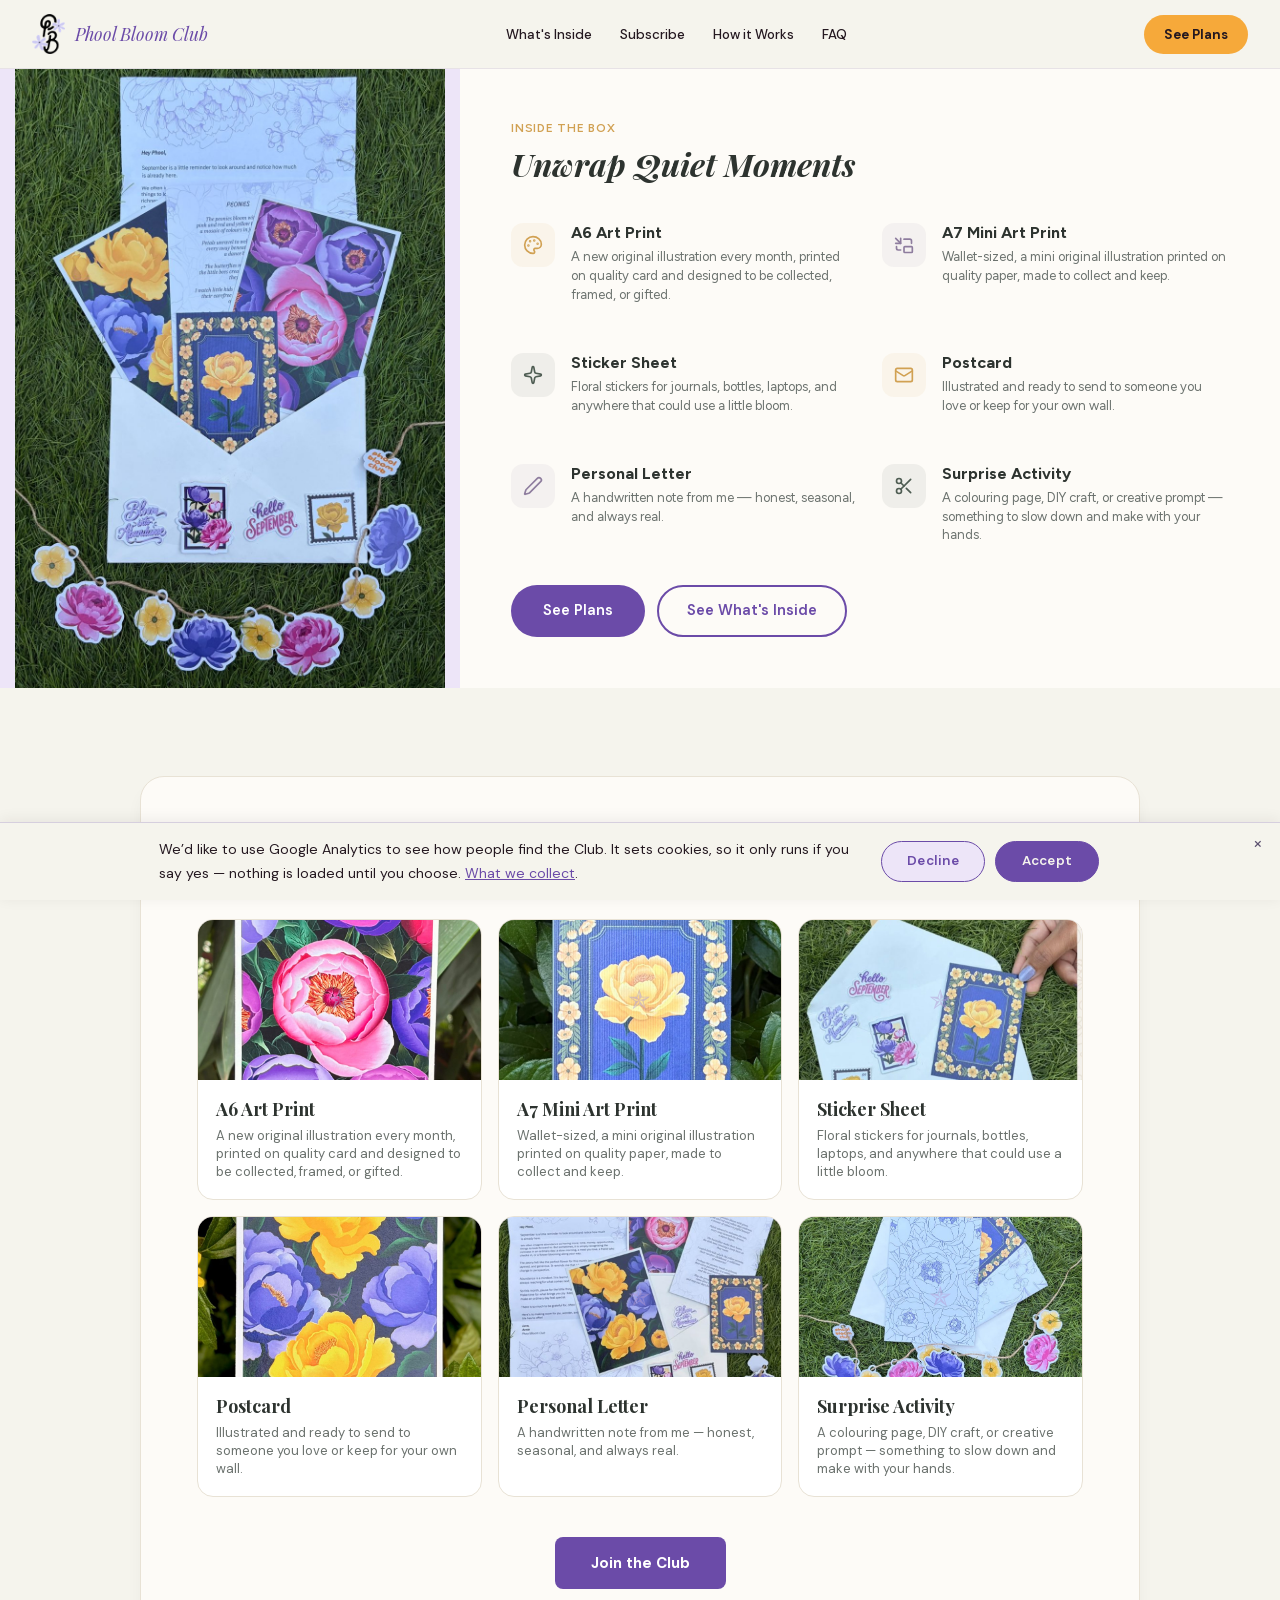
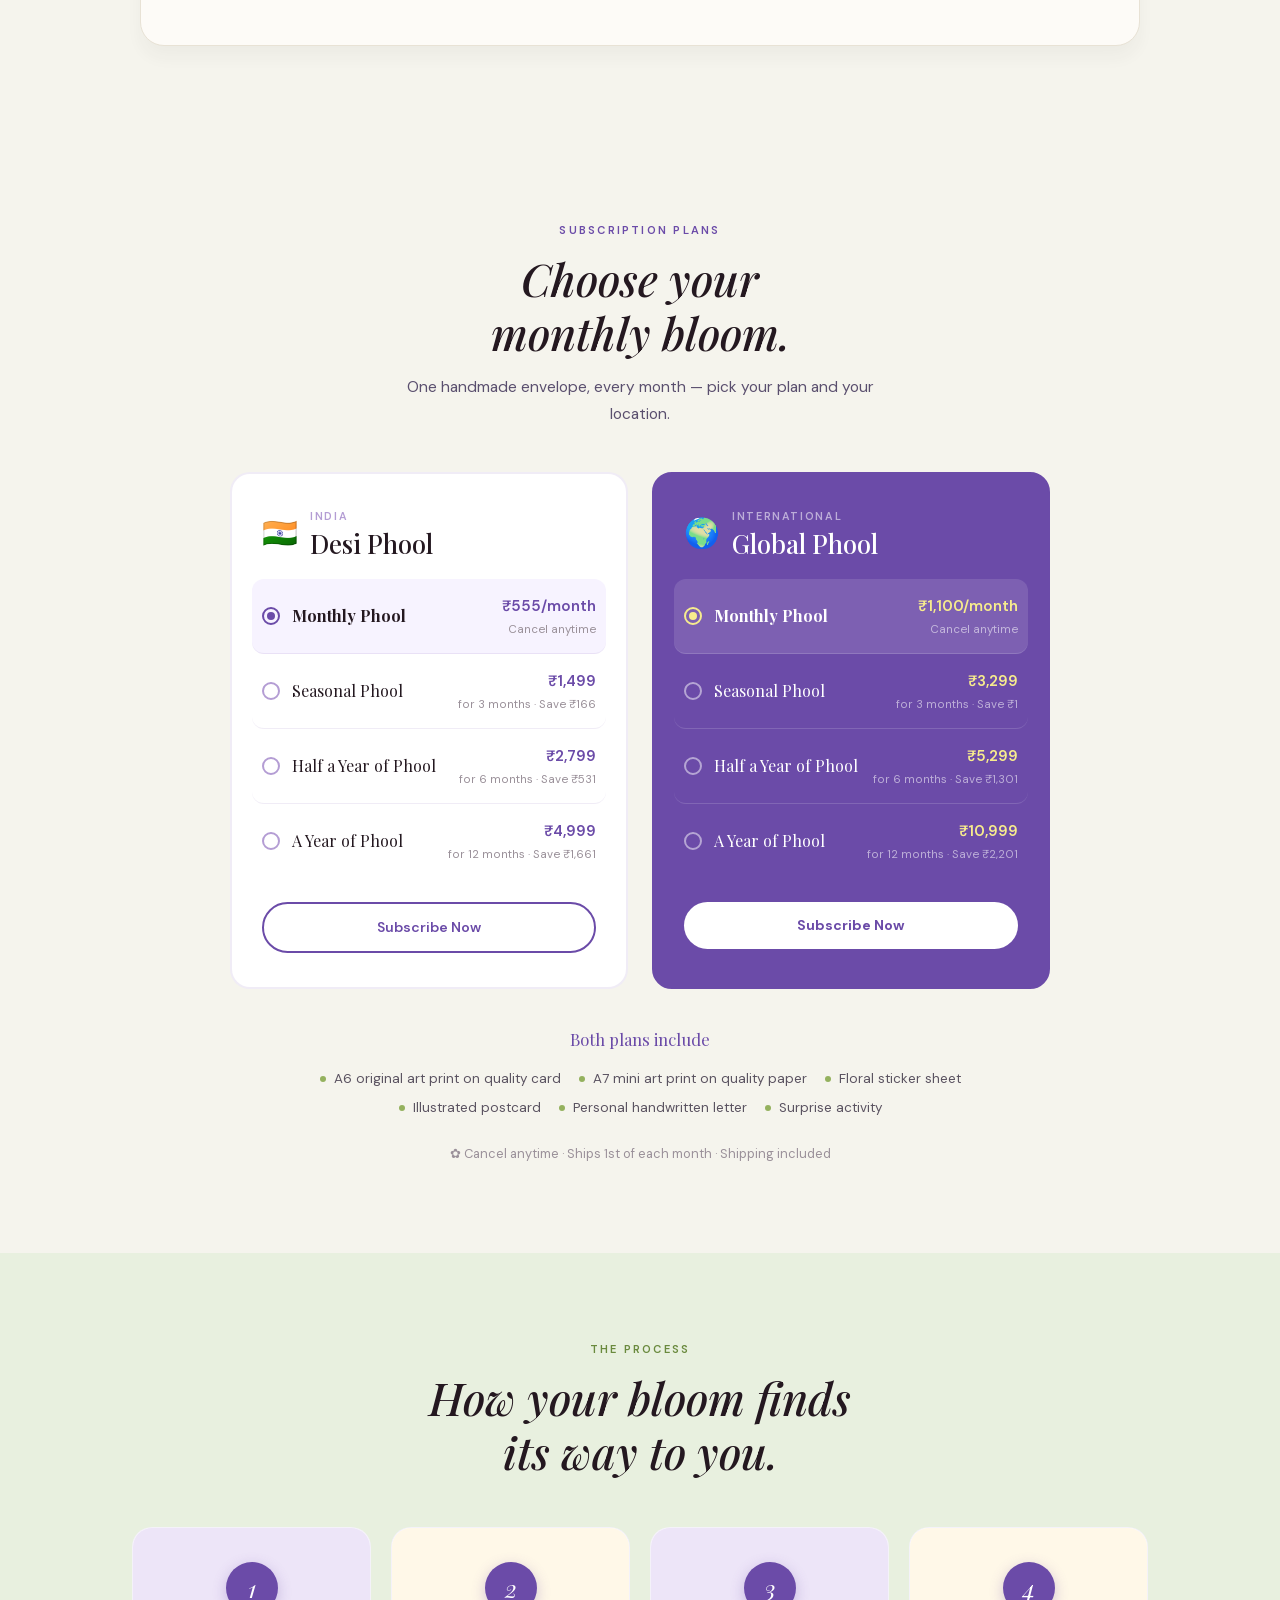
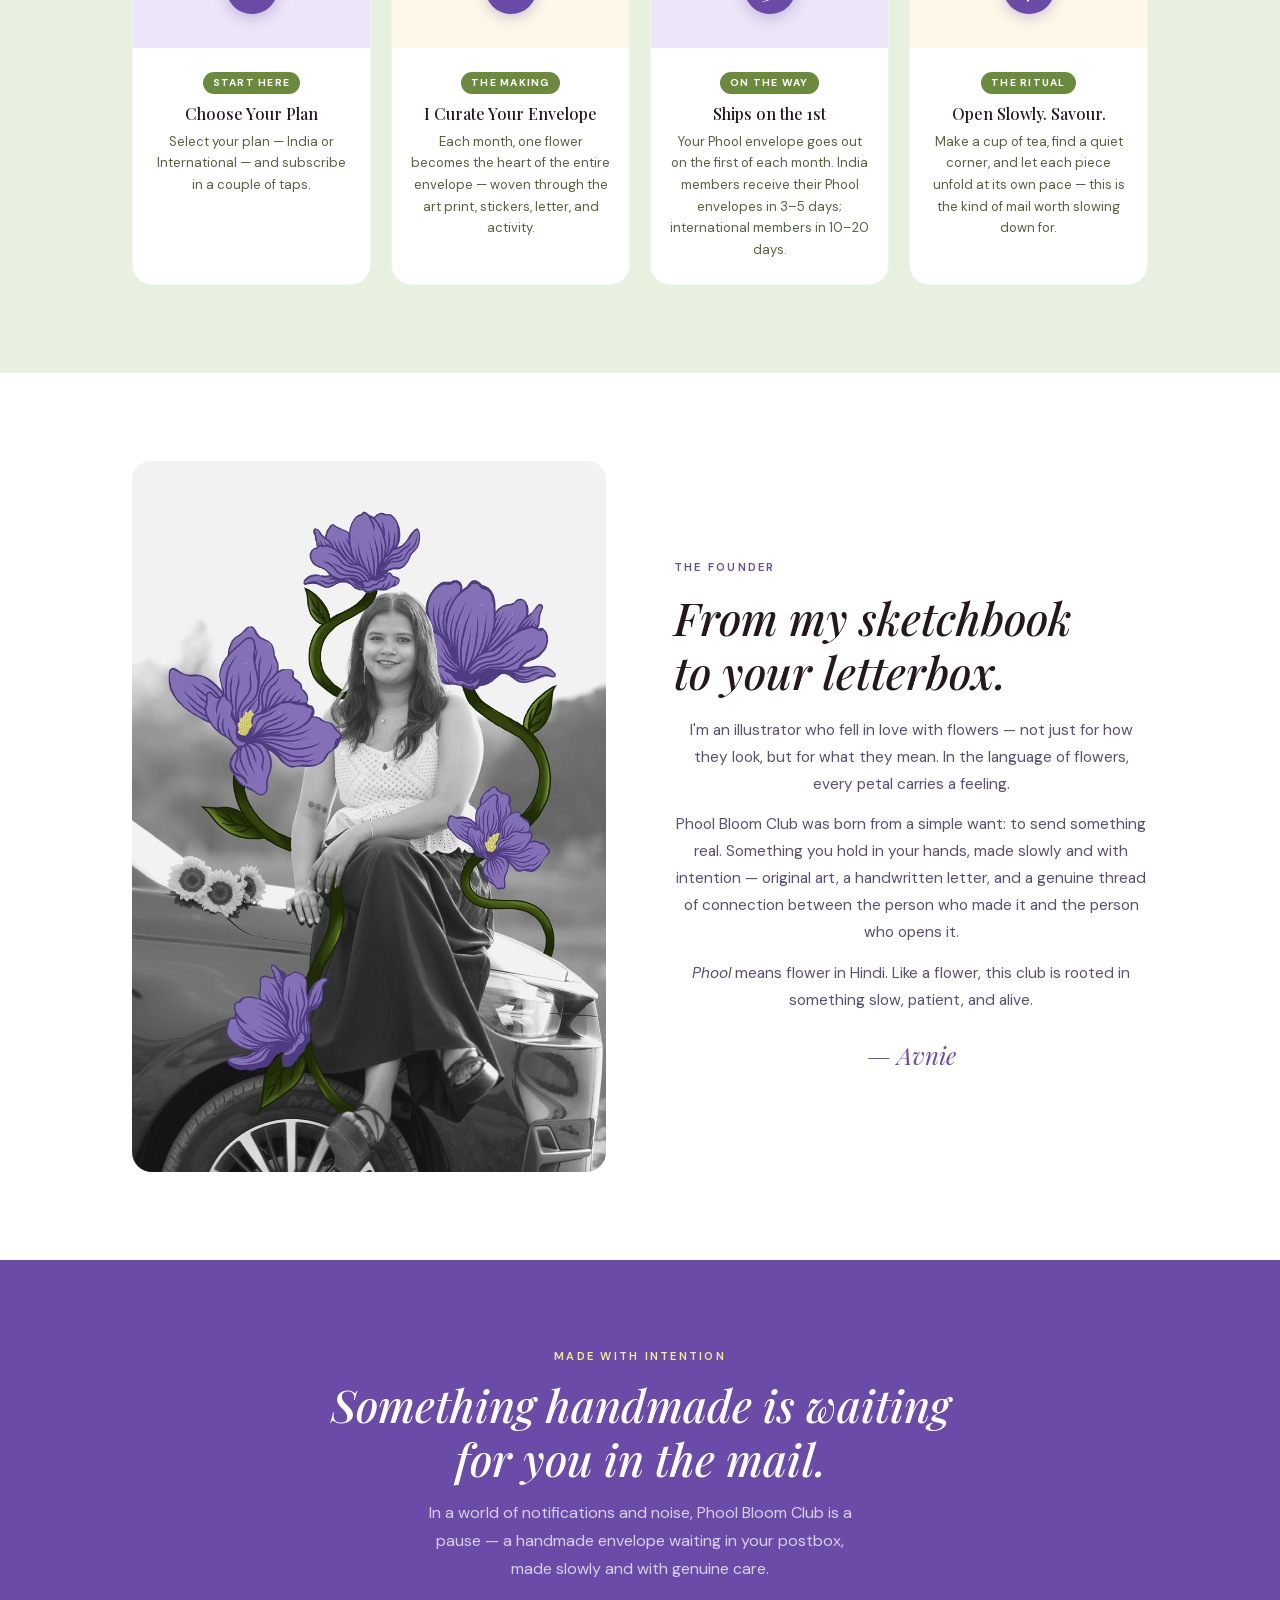
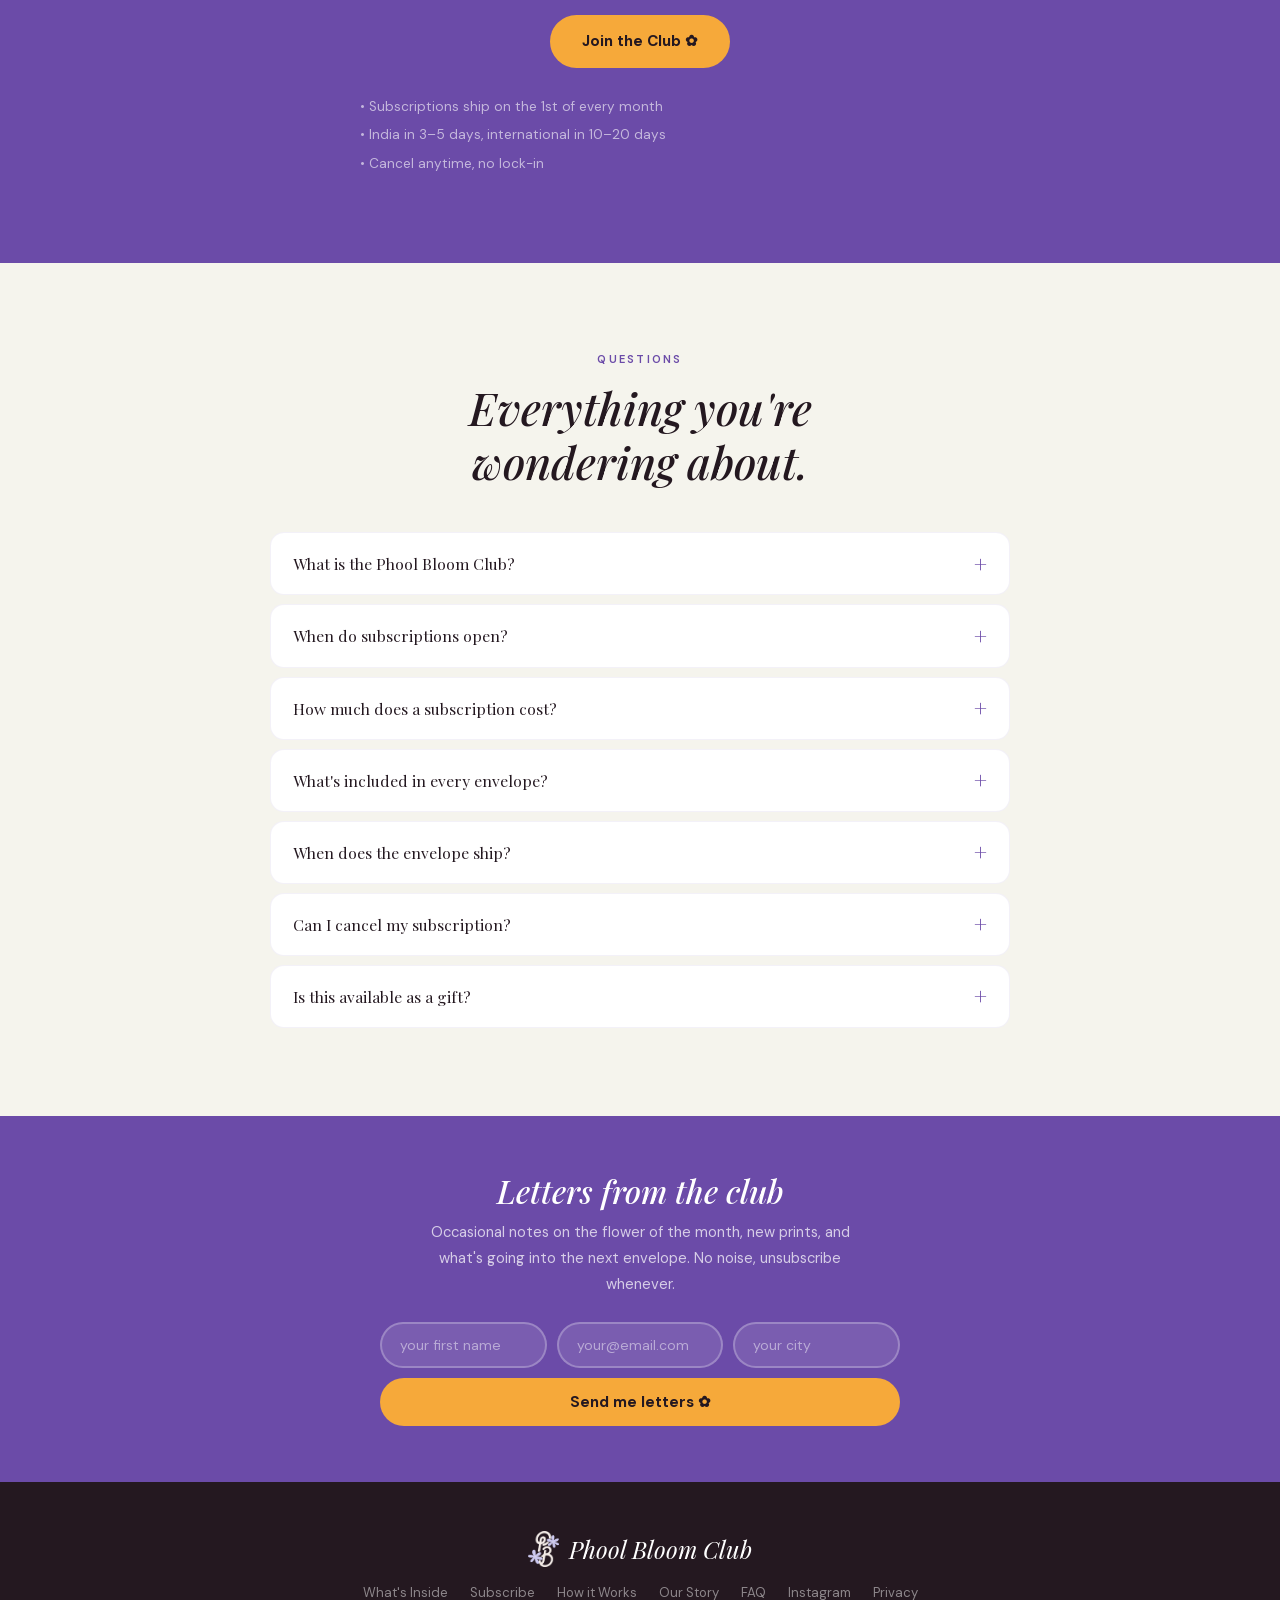
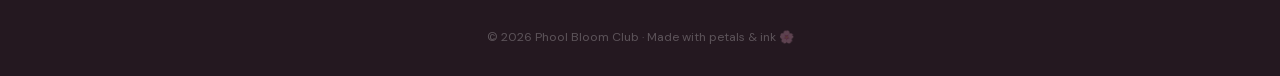
<file: index.html>
<!DOCTYPE html>
<html lang="en">
<head>
<meta charset="UTF-8">
<meta name="viewport" content="width=device-width, initial-scale=1.0">

<!-- GA4 (G-EK1XCDZWTH) is loaded by consent.js, and only after the
     visitor accepts. Do not add a gtag.js tag directly to this page. -->
<script src="/consent.js"></script>
<meta name="p:domain_verify" content="efeb923057598d0f434176476e3bb439"/>
<title>Phool Bloom Club — A Snail Mail Subscription</title>
<!-- Fonts are self-hosted (see /fonts.css). Nothing here may point at
     Google's font CDN: that would leak every visitor's IP to Google on
     page load, which /privacy/ states does not happen. -->
<link rel="preload" href="/fonts/playfair-display-normal-latin.woff2" as="font" type="font/woff2" crossorigin>
<link rel="preload" href="/fonts/playfair-display-italic-latin.woff2" as="font" type="font/woff2" crossorigin>
<link rel="preload" href="/fonts/dm-sans-normal-latin.woff2" as="font" type="font/woff2" crossorigin>
<link rel="stylesheet" href="/fonts.css">
<style>
:root {
  --purple:       #6b4ba8;
  --blue:         #3d6bc4;
  --amber:        #f6a93a;
  --yellow:       #f7ec8d;
  --green:        #94b15e;
  --cream:        #f5f4ed;
  --dark:         #241820;
  --purple-light: #ede5f8;
  --purple-mid:   #b49dd4;
  --purple-pale:  #f7f3ff;
  --green-light:  #e8f0df;
  --green-dark:   #6a8a3e;
  --green-mid:    #c6d9a8;
}

*,*::before,*::after{box-sizing:border-box;margin:0;padding:0}
html{scroll-behavior:smooth}
body{background:var(--cream);color:var(--dark);font-family:'DM Sans',sans-serif;font-size:16px;line-height:1.6;overflow-x:hidden}

/* TYPE */
h1,h2,h3,h4{font-family:'Playfair Display',serif;font-weight:500;line-height:1.2}
h1,h2{font-style:italic}
h3,h4{font-style:normal}
h1{font-size:clamp(2.6rem,5.5vw,5rem)}
h2{font-size:clamp(1.8rem,3.5vw,3rem)}
h3{font-size:clamp(1.1rem,2vw,1.6rem)}
h4{font-family:'Playfair Display',serif;font-style:normal;font-size:1.05rem;font-weight:500}
p{line-height:1.75}

/* body copy left-aligned; section headlines + labels stay centered */
.steps-grid,
.faq-grid{text-align:left}
.story-text p,
.story-sig{text-align:center}
.label{font-family:'DM Sans',sans-serif;font-style:normal;font-size:0.7rem;font-weight:600;letter-spacing:0.2em;text-transform:uppercase}
.container{max-width:1080px;margin:0 auto;padding:0 32px}
.text-center{text-align:center}

/* BUTTONS */
.btn-primary{display:inline-block;background:var(--purple);color:white;border:none;padding:14px 32px;border-radius:100px;font-weight:600;font-size:0.92rem;cursor:pointer;transition:all .25s;text-decoration:none;font-family:'DM Sans',sans-serif}
.btn-primary:hover{background:#5a3d92;transform:translateY(-2px);box-shadow:0 8px 24px rgba(107,75,168,.3)}
.btn-outline{display:inline-block;background:transparent;color:var(--purple);border:2px solid var(--purple);padding:12px 28px;border-radius:100px;font-weight:600;font-size:0.92rem;cursor:pointer;transition:all .2s;text-decoration:none;font-family:'DM Sans',sans-serif}
.btn-outline:hover{background:var(--purple-light)}
.btn-amber{display:inline-block;background:var(--amber);color:var(--dark);border:none;padding:14px 32px;border-radius:100px;font-weight:700;font-size:0.95rem;cursor:pointer;transition:all .2s;text-decoration:none;font-family:'DM Sans',sans-serif}
.btn-amber:hover{transform:translateY(-2px);box-shadow:0 8px 24px rgba(246,169,58,.4)}

/* ══ NAV ══ */
nav{position:fixed;top:0;left:0;right:0;z-index:100;background:rgba(245,244,237,.96);backdrop-filter:blur(14px);border-bottom:1px solid rgba(107,75,168,.1);padding:14px 32px;display:flex;align-items:center;justify-content:space-between}
.nav-logo-wrap{display:flex;align-items:center;gap:10px}
.nav-logo-text{font-family:'Playfair Display',serif;font-size:1.1rem;color:var(--purple);font-style:italic}
.nav-mark{height:40px;width:auto;display:block}
.nav-links{display:flex;gap:28px;list-style:none}
.nav-links a{font-size:0.83rem;font-weight:500;color:var(--dark);text-decoration:none;transition:color .2s;font-family:'DM Sans',sans-serif}
.nav-links a:hover{color:var(--purple)}
.nav-cta{background:var(--amber);color:var(--dark);border:none;padding:9px 20px;border-radius:100px;font-weight:700;font-size:0.82rem;cursor:pointer;transition:all .2s;text-decoration:none;font-family:'DM Sans',sans-serif}
.nav-cta:hover{transform:translateY(-1px);box-shadow:0 5px 16px rgba(246,169,58,.4)}

/* ══ SECTION HEADER ══ */
.section-header{margin-bottom:16px}
.section-header .label{display:block;color:var(--purple);margin-bottom:12px}
.section-header h2{margin-bottom:14px}
.section-header p{max-width:480px;margin:0 auto;color:#5a4f6e;font-size:.97rem}

/* ══ TICKER ══ */

/* ══ UNWRAP QUIET MOMENTS (Figma: Desktop-B-Overlay-Split 1:644) ══ */
.unwrap-section{padding:68px 0 0;background:var(--cream);position:relative}
.unwrap-panel{
  width:100%;text-align:left;
  background:#fdfbf7;border:none;border-radius:0;box-shadow:none;
  overflow:hidden;display:grid;
  /* Cap the media column near the photo's own width at this row height
     (900x1300 at ~620px tall is ~429px wide). Without the cap, 38% of a wide
     desktop leaves the contained photo stranded in 300px of lavender. */
  grid-template-columns:minmax(300px,min(38%,460px)) 1fr;
  align-items:stretch;
  /* On wide screens the photo sat pinned to the left edge with the text
     centred far away in the remaining width. Pad both sides equally so the
     photo and text stay together as one centred 1320px block, while the
     panel background still runs full-bleed. Below 1320px this is 0. */
  padding-inline:max(0px,calc((100% - 1320px) / 2));
}
.unwrap-media{position:relative;min-height:min(78vh,620px);background:var(--purple-light);align-self:stretch}
/* contain, not cover: the photo is a 900x1300 flat-lay of the whole envelope
   and every item in it is the point, so cropping to fill the column cut the
   sticker sheet and postcard off the bottom. Contain shows all of it and lets
   the lavender show at the sides instead. */
.unwrap-media img{
  position:absolute;inset:0;width:100%;height:100%;
  object-fit:contain;object-position:center;display:block;
}
.unwrap-content{
  display:flex;flex-direction:column;justify-content:center;gap:40px;
  padding:clamp(32px,4vw,72px);
}
/* keep line lengths readable when the column goes very wide */
.unwrap-head,.unwrap-grid,.unwrap-cta-group{width:100%;max-width:860px;margin-inline:auto}
.unwrap-cta-group{display:flex;gap:12px;flex-wrap:wrap}
.unwrap-head{display:flex;flex-direction:column;gap:8px}
.unwrap-eyebrow{
  font-family:'Figtree',sans-serif;font-weight:600;font-size:12px;
  letter-spacing:.06em;text-transform:uppercase;color:#d1a153;
}
.unwrap-heading{
  font-family:'Playfair Display',serif;font-style:italic;font-weight:700;
  font-size:32px;line-height:1.15;color:#2d332f;margin:0;
}
.unwrap-grid{
  flex:1;display:grid;grid-template-columns:1fr 1fr;
  gap:24px;align-content:space-between;
}
.unwrap-item{display:flex;gap:16px;align-items:flex-start}
.unwrap-tile{
  width:44px;height:44px;border-radius:12px;flex-shrink:0;
  display:flex;align-items:center;justify-content:center;
}
.unwrap-tile--gold {background:rgba(209,161,83,.08);color:#d1a153}
.unwrap-tile--mauve{background:rgba(142,125,158,.08);color:#8e7d9e}
.unwrap-tile--sage {background:rgba(79,93,83,.08);color:#4f5d53}
.unwrap-icon{width:20px;height:20px;display:block}
.unwrap-text{display:flex;flex-direction:column;gap:4px;min-width:0}
.unwrap-text h4{
  font-family:'Figtree',sans-serif;font-style:normal;font-weight:700;
  font-size:16px;line-height:1.3;color:#2d332f;margin:0;
}
.unwrap-text p{
  font-family:'Figtree',sans-serif;font-size:13px;line-height:1.45;
  color:#6b726e;margin:0;
}

@media(max-width:900px){
  .unwrap-panel{grid-template-columns:1fr}
  /* Single column, so the media band is as wide as the screen. A fixed height
     plus contain would float the tall photo in a broad lavender field, so drop
     the height and let the image set it: the picture fills the width, the box
     hugs the picture, and 72vh stops it eating a whole phone screen. */
  .unwrap-media{min-height:0;width:fit-content;max-width:100%;margin-inline:auto}
  .unwrap-media img{
    position:static;width:auto;max-width:100%;height:auto;max-height:72vh;
    margin-inline:auto;
  }
  .unwrap-content{padding:36px 32px 32px;gap:32px}
  .unwrap-grid{align-content:start}
}
@media(max-width:600px){
  .unwrap-media{min-height:0}
  .unwrap-content{padding:28px 24px;gap:24px}
  .unwrap-heading{font-size:26px}
  .unwrap-grid{grid-template-columns:1fr;gap:20px}
  /* was: .unwrap-cta-group .btn-primary,.unwrap-cta-group .btn-outline{flex:1;text-align:center} */
  .unwrap-cta-group{flex-direction:column}
  .unwrap-cta-group .btn-primary,.unwrap-cta-group .btn-outline{width:100%;text-align:center}
}

/* ══ ENVELOPE SECTION (Figma: Desktop-C-Card-Grid 1:603 / Mobile-C-Card-Grid 8:152) ══ */
.envelope-section{padding:88px 0;background:var(--cream);position:relative}
.envelope-panel{
  max-width:1000px;margin:0 auto;
  background:#fdfbf7;
  border:1px solid #e8e2d5;
  border-radius:24px;
  padding:56px;
  box-shadow:0 12px 16px rgba(45,51,47,.04);
  display:flex;flex-direction:column;gap:40px;
}
.envelope-heading{
  font-family:'Playfair Display',serif;font-style:italic;font-weight:700;
  font-size:40px;line-height:1.15;color:#2d332f;text-align:center;margin:0;
}
.envelope-grid{display:grid;grid-template-columns:repeat(3,1fr);gap:16px}
.envelope-card{
  background:#fff;border:1px solid #e8e2d5;border-radius:16px;
  overflow:hidden;display:flex;flex-direction:column;
  transition:transform .3s,box-shadow .3s;
}
.envelope-card:hover{transform:translateY(-3px);box-shadow:0 12px 28px rgba(45,51,47,.08)}
.envelope-card-media{
  position:relative;height:160px;flex-shrink:0;overflow:hidden;
  background:var(--purple-light);
  display:flex;align-items:center;justify-content:center;
}
.envelope-card-media::after{
  content:'\272F';font-size:1.7rem;color:var(--purple-mid);opacity:.5;line-height:1;
}
.envelope-card-img{
  position:absolute;inset:0;width:100%;height:100%;
  object-fit:cover;display:block;
}
.envelope-card-body{padding:18px;display:flex;flex-direction:column;gap:6px}
.envelope-card-body h4{
  font-family:'Playfair Display',serif;font-style:normal;font-weight:700;
  font-size:18px;line-height:1.25;color:#2d332f;margin:0;
}
.envelope-card-body p{
  font-family:'DM Sans',sans-serif;font-size:13px;line-height:1.4;color:#6b726e;margin:0;
}
.envelope-footer{display:flex;flex-direction:column;align-items:center;gap:12px}
.envelope-cta{
  display:inline-flex;align-items:center;justify-content:center;
  background:var(--purple);color:#fff;text-decoration:none;
  font-family:'DM Sans',sans-serif;font-weight:700;font-size:15px;
  padding:14px 36px;border-radius:8px;transition:all .25s;
}
.envelope-cta:hover{background:#5a3d92;transform:translateY(-2px);box-shadow:0 8px 24px rgba(107,75,168,.3)}
.envelope-note{
  display:none;
  font-family:'DM Sans',sans-serif;font-size:12px;color:#6b726e;text-align:center;margin:0;
}

@media(max-width:900px){
  .envelope-grid{grid-template-columns:repeat(2,1fr)}
  .envelope-panel{padding:40px}
}
@media(max-width:600px){
  .envelope-section{padding:56px 0}
  .envelope-panel{padding:24px;gap:28px;border-radius:24px}
  .envelope-heading{font-size:28px}
  .envelope-grid{grid-template-columns:1fr;gap:16px}
  .envelope-card{border-radius:12px}
  .envelope-card-media{height:130px}
  .envelope-card-body{padding:14px;gap:4px}
  .envelope-card-body h4{font-size:16px}
  .envelope-card-body p{font-size:12px}
  .envelope-cta{
    width:100%;background:var(--amber);color:var(--dark);
    font-size:14px;padding:12px 24px;
  }
  .envelope-cta:hover{background:var(--amber);box-shadow:0 8px 24px rgba(246,169,58,.4)}
  .envelope-note{display:block}
}

@keyframes pulse{0%,100%{opacity:1;transform:scale(1)}50%{opacity:.35;transform:scale(.8)}}


/* form state additions */
[hidden]{display:none !important}
@keyframes fadeIn{from{opacity:0;transform:translateY(10px)}to{opacity:1;transform:translateY(0)}}

/* ══ PRICING ══ */
.pricing-section{padding:88px 0;background:var(--cream)}
.pricing-grid{display:grid;grid-template-columns:repeat(2,1fr);gap:24px;max-width:640px;margin:44px auto 0}
.pricing-card{background:white;border-radius:20px;padding:40px 32px;border:2px solid rgba(107,75,168,.1);position:relative;transition:all .3s}
.pricing-card:hover{border-color:var(--purple);transform:translateY(-5px);box-shadow:0 16px 40px rgba(107,75,168,.12)}
.pricing-card.featured{background:var(--purple);border-color:var(--purple)}
.tier-emoji{font-size:1.8rem;margin-bottom:10px;display:block}
.tier-lbl{display:block;font-size:0.68rem;font-weight:600;letter-spacing:.15em;text-transform:uppercase;color:var(--purple-mid);margin-bottom:5px;font-family:'DM Sans',sans-serif}
.pricing-card.featured .tier-lbl{color:rgba(255,255,255,.55)}
.pricing-card h3{color:var(--dark);margin-bottom:2px}
.pricing-card.featured h3{color:white}
.p-amount{font-family:'Playfair Display',serif;font-style:italic;font-size:3rem;font-weight:600;color:var(--purple);line-height:1;margin:16px 0 4px}
.pricing-card.featured .p-amount{color:var(--yellow)}
.p-period{font-size:.8rem;color:#9a9099;margin-bottom:24px;font-family:'DM Sans',sans-serif}
.pricing-card.featured .p-period{color:rgba(255,255,255,.55)}
.p-features{list-style:none;display:flex;flex-direction:column;gap:9px;margin-bottom:28px;text-align:left}
.p-features li{font-size:.86rem;color:#5a5260;display:flex;align-items:center;gap:9px;font-family:'DM Sans',sans-serif}
.p-features li::before{content:'';width:6px;height:6px;background:var(--green);border-radius:50%;flex-shrink:0}
.pricing-card.featured .p-features li{color:rgba(255,255,255,.82)}
.pricing-card.featured .p-features li::before{background:var(--yellow)}
.btn-po{display:block;text-align:center;border:2px solid var(--purple);color:var(--purple);padding:12px;border-radius:100px;font-weight:600;font-size:.88rem;text-decoration:none;transition:all .2s;cursor:pointer;background:transparent;font-family:'DM Sans',sans-serif;width:100%}
.btn-po:hover{background:var(--purple-light)}
.btn-pw{display:block;text-align:center;background:white;color:var(--purple);padding:12px;border-radius:100px;font-weight:700;font-size:.88rem;text-decoration:none;transition:all .2s;cursor:pointer;border:none;font-family:'DM Sans',sans-serif;width:100%}
.btn-pw:hover{background:var(--yellow)}
.p-note{text-align:center;margin-top:24px;font-size:.8rem;color:#9a9099;font-family:'DM Sans',sans-serif}

/* multi-tier pricing */
.pricing-grid2{display:grid;grid-template-columns:repeat(2,1fr);gap:24px;max-width:820px;margin:44px auto 0}
.plan-block{background:white;border-radius:20px;padding:34px 30px;border:2px solid rgba(107,75,168,.1);transition:all .3s;text-align:left;display:flex;flex-direction:column}
.plan-block:hover{border-color:var(--purple);transform:translateY(-5px);box-shadow:0 16px 40px rgba(107,75,168,.12)}
.plan-block.featured{background:var(--purple);border-color:var(--purple)}
.plan-head{display:flex;align-items:center;gap:12px;margin-bottom:20px}
.plan-emoji{font-size:1.8rem;line-height:1}
.plan-region{display:block;font-size:.68rem;font-weight:600;letter-spacing:.15em;text-transform:uppercase;color:var(--purple-mid);margin-bottom:3px;font-family:'DM Sans',sans-serif}
.plan-block.featured .plan-region{color:rgba(255,255,255,.55)}
.plan-head h3{color:var(--dark);margin:0}
.plan-block.featured .plan-head h3{color:white}
/* ── Selectable tier rows (ARIA radiogroup) ──────────────────────────
   Rows are real radio options. Selection is signalled three ways so it
   never depends on colour alone: the marker changes shape (ring → filled),
   the tier name changes weight, and aria-checked changes for AT. */
.tier-list{display:flex;flex-direction:column;margin:0 -10px}
.tier-row{display:flex;align-items:center;justify-content:space-between;gap:12px;padding:14px 10px;border-bottom:1px solid rgba(107,75,168,.1);border-radius:12px;cursor:pointer;transition:background .2s;min-height:44px;box-sizing:border-box;-webkit-tap-highlight-color:transparent}
.plan-block.featured .tier-row{border-bottom-color:rgba(255,255,255,.15)}
.tier-row:last-of-type{border-bottom:none}
.tier-row:hover{background:rgba(107,75,168,.06)}
.plan-block.featured .tier-row:hover{background:rgba(255,255,255,.08)}
.tier-row:focus-visible{outline:3px solid var(--purple);outline-offset:2px}
.plan-block.featured .tier-row:focus-visible{outline:3px solid var(--yellow);outline-offset:2px}
/* Cue 1 — marker shape */
.tier-dot{flex:0 0 auto;width:18px;height:18px;border-radius:50%;border:2px solid var(--purple-mid);position:relative;transition:border-color .2s}
.plan-block.featured .tier-dot{border-color:rgba(255,255,255,.5)}
.tier-row[aria-checked="true"] .tier-dot{border-color:var(--purple)}
.tier-row[aria-checked="true"] .tier-dot::after{content:"";position:absolute;inset:3px;border-radius:50%;background:var(--purple)}
.plan-block.featured .tier-row[aria-checked="true"] .tier-dot{border-color:var(--yellow)}
.plan-block.featured .tier-row[aria-checked="true"] .tier-dot::after{background:var(--yellow)}
/* Cue 2 — weight. Cue 3 — background tint (supporting, never the only signal) */
.tier-row[aria-checked="true"] .tier-name{font-weight:700}
.tier-row[aria-checked="true"]{background:var(--purple-pale)}
.plan-block.featured .tier-row[aria-checked="true"]{background:rgba(255,255,255,.12)}
@media(prefers-reduced-motion:reduce){.tier-row,.tier-dot{transition:none}}
.tier-name{font-family:'Playfair Display',serif;font-style:normal;font-size:1rem;color:var(--dark)}
.plan-block.featured .tier-name{color:white}
.tier-meta{text-align:right;margin-left:auto;flex-shrink:0}
.tier-price{font-family:'DM Sans',sans-serif;font-weight:600;font-size:.94rem;color:var(--purple)}
.plan-block.featured .tier-price{color:var(--yellow)}
.tier-save{display:block;font-size:.72rem;color:#9a9099;margin-top:2px;font-family:'DM Sans',sans-serif}
.plan-block.featured .tier-save{color:rgba(255,255,255,.55)}
.plan-block .btn-po,.plan-block .btn-pw{margin-top:24px}
.plans-include{max-width:680px;margin:36px auto 0;text-align:center}
.plans-include-title{font-family:'Playfair Display',serif;font-style:normal;font-size:1.05rem;color:var(--purple);margin-bottom:14px}
.plans-include-list{list-style:none;display:flex;flex-wrap:wrap;justify-content:center;gap:8px 18px;padding:0}
.plans-include-list li{font-size:.84rem;color:#5a5260;display:flex;align-items:center;gap:8px;font-family:'DM Sans',sans-serif}
.plans-include-list li::before{content:'';width:6px;height:6px;background:var(--green);border-radius:50%;flex-shrink:0}

/* ══ HOW IT WORKS ══ */
.how-section{padding:88px 0;background:var(--green-light);position:relative;overflow:hidden}

.steps-grid{
  display:grid;grid-template-columns:repeat(4,1fr);gap:20px;
  margin-top:48px;
}
.step-card{
  background:white;border-radius:20px;
  overflow:hidden;
  border:1.5px solid rgba(107,75,168,.07);
  transition:all .3s;
  display:flex;flex-direction:column;
}
.step-card:hover{transform:translateY(-5px);box-shadow:0 14px 36px rgba(107,75,168,.12)}
.step-card-arch{
  background:var(--purple-light);
  height:120px;
  display:flex;align-items:center;justify-content:center;
  position:relative;
}
.step-card-arch-inner{
  width:100%;height:100%;
  display:flex;align-items:center;justify-content:center;
  position:relative;z-index:2;
}
.step-number-circle{
  width:52px;height:52px;border-radius:50%;
  background:var(--purple);color:white;
  font-family:'Playfair Display',serif;font-size:1.5rem;font-style:italic;
  display:flex;align-items:center;justify-content:center;
  box-shadow:0 4px 14px rgba(107,75,168,.3);
}

.step-card-body{padding:20px 18px 24px;flex:1;text-align:center}
.step-card-body h4{font-family:'Playfair Display',serif;font-style:normal;font-size:1rem;color:var(--dark);margin-bottom:7px}
.step-card-body p{font-size:.82rem;color:#556040;line-height:1.65;font-family:'DM Sans',sans-serif}
.step-tag{display:inline-block;background:var(--green-dark);color:white;font-size:0.65rem;font-weight:700;letter-spacing:.12em;text-transform:uppercase;padding:3px 10px;border-radius:100px;margin-bottom:10px;font-family:'DM Sans',sans-serif}

/* ══ STORY ══ */
.story-section{padding:88px 0;background:white;position:relative;overflow:hidden}
.story-inner{display:grid;grid-template-columns:1fr 1fr;gap:68px;align-items:center}
.story-img{
  background:var(--purple-light);border-radius:20px;
  overflow:hidden;position:relative;
}
.story-img img{display:block;width:100%;height:auto}
.story-text .label{color:var(--purple);display:block;margin-bottom:14px}
.story-text h2{margin-bottom:18px}
.story-text p{color:#5a4f6e;margin-bottom:14px;font-size:.96rem}
.story-sig{font-family:'Playfair Display',serif;font-style:italic;font-size:1.5rem;color:var(--purple);margin-top:22px}

/* ══ FEEL / CTA SECTION ══ */
.feel-section{padding:88px 0;background:var(--purple);position:relative;overflow:hidden;text-align:center}
.feel-section .label{color:var(--yellow);display:block;margin-bottom:12px}
.feel-section h2{color:white;margin-bottom:14px}
.feel-section p{color:rgba(255,255,255,.74);max-width:440px;margin:0 auto 32px}

/* ══ FAQ ══ */
.faq-section{padding:88px 0;background:var(--cream);position:relative;overflow:hidden}
.faq-grid{max-width:740px;margin:44px auto 0;display:flex;flex-direction:column;gap:9px}
.faq-item{background:white;border-radius:14px;border:1.5px solid rgba(107,75,168,.08);overflow:hidden}
.faq-q{padding:18px 22px;cursor:pointer;display:flex;justify-content:space-between;align-items:center;font-family:'Playfair Display',serif;font-style:normal;font-size:.98rem;color:var(--dark);user-select:none}
.faq-q:hover{background:var(--cream)}
.faq-tog{font-size:1.4rem;color:var(--purple);transition:transform .3s;flex-shrink:0;line-height:1}
.faq-item.open .faq-tog{transform:rotate(45deg)}
.faq-a{padding:0 22px 18px;color:#5a4f6e;font-size:.88rem;line-height:1.8;display:none;font-family:'DM Sans',sans-serif}
.faq-item.open .faq-a{display:block}

/* ══ FOOTER ══ */
footer{background:var(--dark);padding:48px 32px 28px;text-align:center}
.footer-logo-wrap{display:flex;align-items:center;justify-content:center;gap:10px;margin-bottom:14px}
.footer-logo-text{font-family:'Playfair Display',serif;font-style:italic;font-size:1.5rem;color:white}
.footer-mark{height:36px;width:auto;display:block}
.footer-links{display:flex;gap:22px;justify-content:center;flex-wrap:wrap;margin-bottom:24px}
.footer-links a{color:rgba(255,255,255,.48);font-size:.82rem;text-decoration:none;transition:color .2s;font-family:'DM Sans',sans-serif}
.footer-links a:hover{color:var(--yellow)}
.footer-copy{color:rgba(255,255,255,.26);font-size:.76rem;font-family:'DM Sans',sans-serif}

/* REVEAL */
.reveal{opacity:0;transform:translateY(18px);transition:opacity .6s ease,transform .6s ease}
.reveal.vis{opacity:1;transform:translateY(0)}

/* RESPONSIVE */
/* ══ LETTERS FROM THE CLUB — slim email-capture band above the footer ══ */
.letters-band{background:var(--purple);padding:56px 0}
.letters-inner{text-align:center;max-width:640px}
.letters-band h2{color:white;margin-bottom:10px;font-size:clamp(1.5rem,2.6vw,2rem)}
.letters-sub{color:rgba(255,255,255,.72);font-size:.92rem;max-width:460px;margin:0 auto 24px}
.letters-form{display:flex;flex-wrap:wrap;gap:10px;justify-content:center;max-width:520px;margin:0 auto}
.letters-form input{flex:1 1 150px;min-width:0;padding:12px 18px;border-radius:100px;border:2px solid rgba(255,255,255,.25);background:rgba(255,255,255,.1);color:white;font-family:'DM Sans',sans-serif;font-size:.88rem;outline:none;transition:border-color .2s;min-height:44px}
.letters-form input::placeholder{color:rgba(255,255,255,.48)}
.letters-form input:focus{border-color:var(--yellow)}
.letters-form button.btn-amber{font-family:'DM Sans',sans-serif;display:inline-flex;align-items:center;justify-content:center;gap:8px;flex:1 1 100%;min-height:44px}
.letters-form button.btn-amber:disabled{opacity:.6;cursor:not-allowed;transform:none;box-shadow:none}
.letters-form .btn-loading{display:none}
.letters-form button.is-loading .btn-label{display:none}
.letters-form button.is-loading .btn-loading{display:inline}
.letters-error{max-width:520px;margin:14px auto 0;color:#ffd6d6;font-size:.85rem;font-family:'DM Sans',sans-serif;background:rgba(255,80,80,.15);border:1px solid rgba(255,120,120,.35);padding:10px 16px;border-radius:8px}
.letters-success{max-width:480px;margin:0 auto;padding:28px 24px;background:rgba(255,255,255,.08);border:1px solid rgba(255,255,255,.2);border-radius:14px;color:white;animation:fadeIn .5s ease}
.letters-success-icon{font-size:34px;color:var(--yellow);margin-bottom:10px;line-height:1}
.letters-success h3{font-family:'Playfair Display',serif;font-style:normal;font-weight:500;font-size:1.3rem;color:white;margin-bottom:8px}
.letters-success p{color:rgba(255,255,255,.78);font-size:.92rem;font-family:'DM Sans',sans-serif}

@media(max-width:900px){
  .steps-grid{grid-template-columns:repeat(2,1fr)}
  .story-inner{grid-template-columns:1fr}
  .pricing-grid{grid-template-columns:1fr;max-width:360px}
  .pricing-grid2{grid-template-columns:1fr;max-width:440px}
}
@media(max-width:600px){
  .nav-links{display:none}
  .steps-grid{grid-template-columns:1fr}
  /* Comfortable tap targets on touch screens (min 44px is enforced above) */
  .tier-row{min-height:48px;padding:12px 10px}
  .letters-form input{flex:1 1 100%}
}
</style>
</head>
<body>

<!-- ═══ NAV ═══ -->
<nav>
  <div class="nav-logo-wrap">
    <img class="nav-mark" src="/logo-nav.png" alt="Phool Bloom Club">
    <span class="nav-logo-text">Phool Bloom Club</span>
  </div>
  <ul class="nav-links">
    <li><a href="#inside">What's Inside</a></li>
    <li><a href="#pricing">Subscribe</a></li>
    <li><a href="#how">How it Works</a></li>
    <li><a href="#faq">FAQ</a></li>
  </ul>
  <a href="#pricing" class="nav-cta">See Plans</a>
</nav>

<!-- ═══ UNWRAP QUIET MOMENTS ═══ -->
<section class="unwrap-section" id="inside">
    <div class="unwrap-panel reveal">
      <div class="unwrap-media">
        <img src="images/envelope/inside-the-box.jpg" alt="An open white envelope holding this month's peony art prints, mini print and letter, with floral stickers on the front and a paper peony garland laid across the grass" loading="lazy">
      </div>
      <div class="unwrap-content">
        <div class="unwrap-head">
          <span class="unwrap-eyebrow">Inside the Box</span>
          <h2 class="unwrap-heading">Unwrap Quiet Moments</h2>
        </div>
        <div class="unwrap-grid">
        <div class="unwrap-item">
          <div class="unwrap-tile unwrap-tile--gold"><svg class="unwrap-icon" viewBox="0 0 24 24" fill="none" stroke="currentColor" stroke-width="2" stroke-linecap="round" stroke-linejoin="round" aria-hidden="true"><path d="M12 22a1 1 0 0 1 0-20 10 9 0 0 1 10 9 5 5 0 0 1-5 5h-2.25a1.75 1.75 0 0 0-1.4 2.8l.3.4a1.75 1.75 0 0 1-1.4 2.8z" /> <circle cx="13.5" cy="6.5" r=".5" fill="currentColor" /> <circle cx="17.5" cy="10.5" r=".5" fill="currentColor" /> <circle cx="6.5" cy="12.5" r=".5" fill="currentColor" /> <circle cx="8.5" cy="7.5" r=".5" fill="currentColor" /></svg></div>
          <div class="unwrap-text">
            <h4>A6 Art Print</h4>
            <p>A new original illustration every month, printed on quality card and designed to be collected, framed, or gifted.</p>
          </div>
        </div>
        <div class="unwrap-item">
          <div class="unwrap-tile unwrap-tile--mauve"><svg class="unwrap-icon" viewBox="0 0 24 24" fill="none" stroke="currentColor" stroke-width="2" stroke-linecap="round" stroke-linejoin="round" aria-hidden="true"><path d="M2 10h6V4" /> <path d="m2 4 6 6" /> <path d="M21 10V7a2 2 0 0 0-2-2h-7" /> <path d="M3 14v2a2 2 0 0 0 2 2h3" /> <rect x="12" y="14" width="10" height="7" rx="1" /></svg></div>
          <div class="unwrap-text">
            <h4>A7 Mini Art Print</h4>
            <p>Wallet-sized, a mini original illustration printed on quality paper, made to collect and keep.</p>
          </div>
        </div>
        <div class="unwrap-item">
          <div class="unwrap-tile unwrap-tile--sage"><svg class="unwrap-icon" viewBox="0 0 24 24" fill="none" stroke="currentColor" stroke-width="2" stroke-linecap="round" stroke-linejoin="round" aria-hidden="true"><path d="M11.017 2.814a1 1 0 0 1 1.966 0l1.051 5.558a2 2 0 0 0 1.594 1.594l5.558 1.051a1 1 0 0 1 0 1.966l-5.558 1.051a2 2 0 0 0-1.594 1.594l-1.051 5.558a1 1 0 0 1-1.966 0l-1.051-5.558a2 2 0 0 0-1.594-1.594l-5.558-1.051a1 1 0 0 1 0-1.966l5.558-1.051a2 2 0 0 0 1.594-1.594z" /></svg></div>
          <div class="unwrap-text">
            <h4>Sticker Sheet</h4>
            <p>Floral stickers for journals, bottles, laptops, and anywhere that could use a little bloom.</p>
          </div>
        </div>
        <div class="unwrap-item">
          <div class="unwrap-tile unwrap-tile--gold"><svg class="unwrap-icon" viewBox="0 0 24 24" fill="none" stroke="currentColor" stroke-width="2" stroke-linecap="round" stroke-linejoin="round" aria-hidden="true"><path d="m22 7-8.991 5.727a2 2 0 0 1-2.009 0L2 7" /> <rect x="2" y="4" width="20" height="16" rx="2" /></svg></div>
          <div class="unwrap-text">
            <h4>Postcard</h4>
            <p>Illustrated and ready to send to someone you love or keep for your own wall.</p>
          </div>
        </div>
        <div class="unwrap-item">
          <div class="unwrap-tile unwrap-tile--mauve"><svg class="unwrap-icon" viewBox="0 0 24 24" fill="none" stroke="currentColor" stroke-width="2" stroke-linecap="round" stroke-linejoin="round" aria-hidden="true"><path d="M21.174 6.812a1 1 0 0 0-3.986-3.987L3.842 16.174a2 2 0 0 0-.5.83l-1.321 4.352a.5.5 0 0 0 .623.622l4.353-1.32a2 2 0 0 0 .83-.497z" /></svg></div>
          <div class="unwrap-text">
            <h4>Personal Letter</h4>
            <p>A handwritten note from me &mdash; honest, seasonal, and always real.</p>
          </div>
        </div>
        <div class="unwrap-item">
          <div class="unwrap-tile unwrap-tile--sage"><svg class="unwrap-icon" viewBox="0 0 24 24" fill="none" stroke="currentColor" stroke-width="2" stroke-linecap="round" stroke-linejoin="round" aria-hidden="true"><circle cx="6" cy="6" r="3" /> <path d="M8.12 8.12 12 12" /> <path d="M20 4 8.12 15.88" /> <circle cx="6" cy="18" r="3" /> <path d="M14.8 14.8 20 20" /></svg></div>
          <div class="unwrap-text">
            <h4>Surprise Activity</h4>
            <p>A colouring page, DIY craft, or creative prompt &mdash; something to slow down and make with your hands.</p>
          </div>
        </div>
        </div>
        <div class="unwrap-cta-group">
          <a href="#pricing" class="btn-primary">See Plans</a>
          <a href="#envelope" class="btn-outline">See What's Inside</a>
        </div>
      </div>
    </div>
</section>


<!-- ═══ EVERYTHING IN YOUR ENVELOPE ═══ -->
<section class="envelope-section" id="envelope">
  <div class="container">
    <div class="envelope-panel reveal">
      <h2 class="envelope-heading">Everything in your envelope</h2>

      <div class="envelope-grid">
        <div class="envelope-card">
          <div class="envelope-card-media">
            <img class="envelope-card-img" src="images/envelope/a6-art-print.jpg" alt="A6 art print of pink, lilac and violet peonies on a dark leafy background, held up in front of green bamboo leaves" loading="lazy">
          </div>
          <div class="envelope-card-body">
            <h4>A6 Art Print</h4>
            <p>A new original illustration every month, printed on quality card and designed to be collected, framed, or gifted.</p>
          </div>
        </div>

        <div class="envelope-card">
          <div class="envelope-card-media">
            <img class="envelope-card-img" src="images/envelope/a7-mini-art-print.jpg" alt="A7 mini art print of a single yellow peony inside a border of small cream flowers on deep blue, resting on green leaves" loading="lazy">
          </div>
          <div class="envelope-card-body">
            <h4>A7 Mini Art Print</h4>
            <p>Wallet-sized, a mini original illustration printed on quality paper, made to collect and keep.</p>
          </div>
        </div>

        <div class="envelope-card">
          <div class="envelope-card-media">
            <img class="envelope-card-img" src="images/envelope/sticker-sheet.jpg" alt="Peony stickers, a Hello September sticker and a yellow-peony stamp sticker on a white envelope, beside the mini print on grass" loading="lazy">
          </div>
          <div class="envelope-card-body">
            <h4>Sticker Sheet</h4>
            <p>Floral stickers for journals, bottles, laptops, and anywhere that could use a little bloom.</p>
          </div>
        </div>

        <div class="envelope-card">
          <div class="envelope-card-media">
            <img class="envelope-card-img" src="images/envelope/postcard.jpg" alt="Postcard illustrated with yellow and periwinkle peonies on a dark background, laid among green leaves and small yellow flowers" loading="lazy">
          </div>
          <div class="envelope-card-body">
            <h4>Postcard</h4>
            <p>Illustrated and ready to send to someone you love or keep for your own wall.</p>
          </div>
        </div>

        <div class="envelope-card">
          <div class="envelope-card-media">
            <img class="envelope-card-img" src="images/envelope/personal-letter.jpg" alt="The September letter, opening &quot;Hey Phool&quot;, laid out with a peony poem, art prints, the mini print and stickers on grass" loading="lazy">
          </div>
          <div class="envelope-card-body">
            <h4>Personal Letter</h4>
            <p>A handwritten note from me — honest, seasonal, and always real.</p>
          </div>
        </div>

        <div class="envelope-card">
          <div class="envelope-card-media">
            <img class="envelope-card-img" src="images/envelope/surprise-activity.jpg" alt="A peony colouring page on white envelopes, with a garland of paper peonies strung on twine across the grass" loading="lazy">
          </div>
          <div class="envelope-card-body">
            <h4>Surprise Activity</h4>
            <p>A colouring page, DIY craft, or creative prompt — something to slow down and make with your hands.</p>
          </div>
        </div>
      </div>

      <div class="envelope-footer">
        <a href="#pricing" class="envelope-cta">Join the Club</a>
        <p class="envelope-note">Starting at Rs. 555/mo. Pause anytime.</p>
      </div>
    </div>
  </div>
</section>


<!-- ═══ PRICING ═══ -->
<section class="pricing-section" id="pricing">
  <div class="container text-center">
    <div class="section-header reveal">
      <span class="label">Subscription Plans</span>
      <h2>Choose your<br><em>monthly bloom.</em></h2>
      <p>One handmade envelope, every month — pick your plan and your location.</p>
    </div>
    <div class="pricing-grid2">
      <div class="plan-block reveal">
        <div class="plan-head">
          <span class="plan-emoji">🇮🇳</span>
          <div>
            <span class="plan-region">India</span>
            <h3>Desi Phool</h3>
          </div>
        </div>
        <div class="tier-list" role="radiogroup" aria-label="Choose your Desi Phool plan length">
          <div class="tier-row" role="radio" aria-checked="true" tabindex="0" data-tier="in_monthly">
            <span class="tier-dot" aria-hidden="true"></span>
            <span class="tier-name">Monthly Phool</span>
            <span class="tier-meta"><span class="tier-price">₹555/month</span><span class="tier-save">Cancel anytime</span></span>
          </div>
          <div class="tier-row" role="radio" aria-checked="false" tabindex="-1" data-tier="in_quarterly">
            <span class="tier-dot" aria-hidden="true"></span>
            <span class="tier-name">Seasonal Phool</span>
            <span class="tier-meta"><span class="tier-price">₹1,499</span><span class="tier-save">for 3 months · Save ₹166</span></span>
          </div>
          <div class="tier-row" role="radio" aria-checked="false" tabindex="-1" data-tier="in_halfyearly">
            <span class="tier-dot" aria-hidden="true"></span>
            <span class="tier-name">Half a Year of Phool</span>
            <span class="tier-meta"><span class="tier-price">₹2,799</span><span class="tier-save">for 6 months · Save ₹531</span></span>
          </div>
          <div class="tier-row" role="radio" aria-checked="false" tabindex="-1" data-tier="in_annual">
            <span class="tier-dot" aria-hidden="true"></span>
            <span class="tier-name">A Year of Phool</span>
            <span class="tier-meta"><span class="tier-price">₹4,999</span><span class="tier-save">for 12 months · Save ₹1,661</span></span>
          </div>
        </div>
        <a href="#pricing" class="btn-po">Subscribe Now</a>
      </div>
      <div class="plan-block featured reveal">
        <div class="plan-head">
          <span class="plan-emoji">🌍</span>
          <div>
            <span class="plan-region">International</span>
            <h3>Global Phool</h3>
          </div>
        </div>
        <div class="tier-list" role="radiogroup" aria-label="Choose your Global Phool plan length">
          <div class="tier-row" role="radio" aria-checked="true" tabindex="0" data-tier="intl_monthly">
            <span class="tier-dot" aria-hidden="true"></span>
            <span class="tier-name">Monthly Phool</span>
            <span class="tier-meta"><span class="tier-price">₹1,100/month</span><span class="tier-save">Cancel anytime</span></span>
          </div>
          <div class="tier-row" role="radio" aria-checked="false" tabindex="-1" data-tier="intl_quarterly">
            <span class="tier-dot" aria-hidden="true"></span>
            <span class="tier-name">Seasonal Phool</span>
            <span class="tier-meta"><span class="tier-price">₹3,299</span><span class="tier-save">for 3 months · Save ₹1</span></span>
          </div>
          <div class="tier-row" role="radio" aria-checked="false" tabindex="-1" data-tier="intl_halfyearly">
            <span class="tier-dot" aria-hidden="true"></span>
            <span class="tier-name">Half a Year of Phool</span>
            <span class="tier-meta"><span class="tier-price">₹5,299</span><span class="tier-save">for 6 months · Save ₹1,301</span></span>
          </div>
          <div class="tier-row" role="radio" aria-checked="false" tabindex="-1" data-tier="intl_annual">
            <span class="tier-dot" aria-hidden="true"></span>
            <span class="tier-name">A Year of Phool</span>
            <span class="tier-meta"><span class="tier-price">₹10,999</span><span class="tier-save">for 12 months · Save ₹2,201</span></span>
          </div>
        </div>
        <a href="#pricing" class="btn-pw">Subscribe Now</a>
      </div>
    </div>

    <div class="plans-include reveal">
      <p class="plans-include-title">Both plans include</p>
      <ul class="plans-include-list">
        <li>A6 original art print on quality card</li>
        <li>A7 mini art print on quality paper</li>
        <li>Floral sticker sheet</li>
        <li>Illustrated postcard</li>
        <li>Personal handwritten letter</li>
        <li>Surprise activity</li>
      </ul>
    </div>
    <p class="p-note">✿ Cancel anytime · Ships 1st of each month · Shipping included</p>
  </div>
</section>

<!-- ═══ HOW IT WORKS ═══ -->
<section class="how-section" id="how">
  <div class="container text-center">
    <div class="section-header reveal">
      <span class="label" style="color:var(--green-dark)">The Process</span>
      <h2>How your bloom finds<br><em>its way to you.</em></h2>
    </div>

    <div class="steps-grid">
      <div class="step-card reveal">
        <div class="step-card-arch" style="background:var(--purple-light)">
          <div class="step-card-arch-inner">
            <div class="step-number-circle">1</div>
          </div>
        </div>
        <div class="step-card-body">
          <div class="step-tag">Start Here</div>
          <h4>Choose Your Plan</h4>
          <p>Select your plan — India or International — and subscribe in a couple of taps.</p>
        </div>
      </div>

      <div class="step-card reveal">
        <div class="step-card-arch" style="background:#fff8e8">
          <div class="step-card-arch-inner">
            <div class="step-number-circle">2</div>
          </div>
        </div>
        <div class="step-card-body">
          <div class="step-tag">The Making</div>
          <h4>I Curate Your Envelope</h4>
          <p>Each month, one flower becomes the heart of the entire envelope — woven through the art print, stickers, letter, and activity.</p>
        </div>
      </div>

      <div class="step-card reveal">
        <div class="step-card-arch" style="background:var(--purple-light)">
          <div class="step-card-arch-inner">
            <div class="step-number-circle">3</div>
          </div>
        </div>
        <div class="step-card-body">
          <div class="step-tag">On The Way</div>
          <h4>Ships on the 1st</h4>
          <p>Your Phool envelope goes out on the first of each month. India members receive their Phool envelopes in 3–5 days; international members in 10–20 days.</p>
        </div>
      </div>

      <div class="step-card reveal">
        <div class="step-card-arch" style="background:#fff8e8">
          <div class="step-card-arch-inner">
            <div class="step-number-circle">4</div>
          </div>
        </div>
        <div class="step-card-body">
          <div class="step-tag">The Ritual</div>
          <h4>Open Slowly. Savour.</h4>
          <p>Make a cup of tea, find a quiet corner, and let each piece unfold at its own pace — this is the kind of mail worth slowing down for.</p>
        </div>
      </div>
    </div>
  </div>
</section>

<!-- ═══ STORY ═══ -->
<section class="story-section" id="story">
  <div class="container">
    <div class="story-inner">
      <div class="story-img reveal">
        <img src="/avnie-portrait.jpg" alt="Avnie, founder of Phool Bloom Club" loading="lazy">
      </div>
      <div class="story-text">
        <span class="label">The Founder</span>
        <h2>From my sketchbook<br><em>to your letterbox.</em></h2>
        <p>I'm an illustrator who fell in love with flowers — not just for how they look, but for what they mean. In the language of flowers, every petal carries a feeling.</p>
        <p>Phool Bloom Club was born from a simple want: to send something real. Something you hold in your hands, made slowly and with intention — original art, a handwritten letter, and a genuine thread of connection between the person who made it and the person who opens it.</p>
        <p><em>Phool</em> means flower in Hindi. Like a flower, this club is rooted in something slow, patient, and alive.</p>
        <div class="story-sig">— Avnie</div>
      </div>
    </div>
  </div>
</section>

<!-- ═══ FEEL / CTA ═══ -->
<section class="feel-section">
  <div class="container" style="position:relative;z-index:2;text-align:center">
    <span class="label">Made With Intention</span>
    <h2>Something handmade is waiting<br><em>for you in the mail.</em></h2>
    <p>In a world of notifications and noise, Phool Bloom Club is a pause — a handmade envelope waiting in your postbox, made slowly and with genuine care.</p>
    <a href="#pricing" class="btn-amber">Join the Club ✿</a>
    <ul style="list-style:none;max-width:560px;margin:28px auto 0;padding:0;color:rgba(255,255,255,.6);font-size:.85rem;line-height:1.6;text-align:left">
      <li style="margin-bottom:7px">• Subscriptions ship on the 1st of every month</li>
      <li style="margin-bottom:7px">• India in 3–5 days, international in 10–20 days</li>
      <li>• Cancel anytime, no lock-in</li>
    </ul>
  </div>
</section>

<!-- ═══ FAQ ═══ -->
<section class="faq-section" id="faq">
  <div class="container text-center">
    <div class="section-header reveal">
      <span class="label">Questions</span>
      <h2>Everything you're<br><em>wondering about.</em></h2>
    </div>
    <div class="faq-grid">
      <div class="faq-item reveal"><div class="faq-q" onclick="toggleFaq(this)">What is the Phool Bloom Club?<span class="faq-tog">+</span></div><div class="faq-a">Phool Bloom Club is a monthly snail mail subscription by an illustrator. Each month, members receive a handcrafted envelope filled with original art prints, stickers, a postcard, a personal letter, and a surprise creative activity — all centred around a flower of the month. <em>Phool</em> means flower in Hindi.</div></div>
      <div class="faq-item reveal"><div class="faq-q" onclick="toggleFaq(this)">When do subscriptions open?<span class="faq-tog">+</span></div><div class="faq-a">Subscriptions are <strong>open now</strong> — choose your plan and subscribe whenever you like. Envelopes ship on the <strong>1st of every month</strong>, so if you join mid-month your first envelope goes out on the next 1st.</div></div>
      <div class="faq-item reveal"><div class="faq-q" onclick="toggleFaq(this)">How much does a subscription cost?<span class="faq-tog">+</span></div><div class="faq-a"><strong>₹555/month</strong> for India subscribers and <strong>₹1100/month</strong> for international subscribers. Both tiers include the same curated envelope contents. Shipping is included in the price.</div></div>
      <div class="faq-item reveal"><div class="faq-q" onclick="toggleFaq(this)">What's included in every envelope?<span class="faq-tog">+</span></div><div class="faq-a">Every Phool envelope includes: an A6 original art print, an A7 mini art print, a sticker sheet, a postcard, a personal handwritten letter, and one surprise fun activity (such as a colouring page or DIY craft).</div></div>
      <div class="faq-item reveal"><div class="faq-q" onclick="toggleFaq(this)">When does the envelope ship?<span class="faq-tog">+</span></div><div class="faq-a">Envelopes ship on the 1st of each month. Indian subscribers receive theirs in 3–5 days; international members in 10–20 days.</div></div>
      <div class="faq-item reveal"><div class="faq-q" onclick="toggleFaq(this)">Can I cancel my subscription?<span class="faq-tog">+</span></div><div class="faq-a">Yes, cancel anytime. No lock-in periods. Cancellations before the 25th of the month won't be charged or shipped for the following month.</div></div>
      <div class="faq-item reveal"><div class="faq-q" onclick="toggleFaq(this)">Is this available as a gift?<span class="faq-tog">+</span></div><div class="faq-a">Absolutely. A Phool Bloom Club subscription is a beautiful gift for artists, stationery lovers, and anyone who appreciates slow, thoughtful things. Gift subscriptions are coming soon.</div></div>
    </div>
  </div>
</section>

<!-- ═══ LETTERS FROM THE CLUB (email capture) ═══ -->
<section class="letters-band">
  <div class="container letters-inner">
    <h2>Letters from the club</h2>
    <p class="letters-sub">Occasional notes on the flower of the month, new prints, and what's going into the next envelope. No noise, unsubscribe whenever.</p>

    <form class="letters-form" id="kit-form" novalidate>
      <input type="text"  name="first_name"     placeholder="your first name" required aria-label="First name" autocomplete="given-name">
      <input type="email" name="email_address"  placeholder="your@email.com"   required aria-label="Email address" autocomplete="email">
      <input type="text"  name="fields[city]"   placeholder="your city"        required aria-label="City" autocomplete="address-level2">
      <button type="submit" class="btn-amber" id="kit-submit">
        <span class="btn-label">Send me letters ✿</span>
        <span class="btn-loading" hidden>Sending…</span>
      </button>
    </form>
    <p class="letters-error" id="kit-error" hidden></p>

    <div class="letters-success" id="kit-success" hidden>
      <div class="letters-success-icon">✿</div>
      <h3>Check your inbox.</h3>
      <p>Confirm your email and the letters will start arriving.</p>
    </div>
  </div>
</section>

<!-- ═══ FOOTER ═══ -->
<footer>
  <div class="footer-logo-wrap">
    <img class="footer-mark" src="/logo-footer.png" alt="">
    <span class="footer-logo-text">Phool Bloom Club</span>
  </div>
  <div class="footer-links">
    <a href="#inside">What's Inside</a>
    <a href="#pricing">Subscribe</a>
    <a href="#how">How it Works</a>
    <a href="#story">Our Story</a>
    <a href="#faq">FAQ</a>
    <a href="https://www.instagram.com/phoolbloomclub?igsh=bHBsYXhvajVhMjl0&utm_source=qr">Instagram</a>
    <a href="/privacy/">Privacy</a>
  </div>
  <p class="footer-copy">© 2026 Phool Bloom Club · Made with petals &amp; ink 🌸</p>
</footer>

<script>
function toggleFaq(el) {
  const item = el.parentElement;
  const open = item.classList.contains('open');
  document.querySelectorAll('.faq-item').forEach(i => i.classList.remove('open'));
  if (!open) item.classList.add('open');
}

const obs = new IntersectionObserver((entries) => {
  entries.forEach((e, i) => {
    if (e.isIntersecting) setTimeout(() => e.target.classList.add('vis'), i * 70);
  });
}, { threshold: 0.08 });
document.querySelectorAll('.reveal').forEach(el => obs.observe(el));

/* ============================================================
   KIT (ConvertKit) email-capture form submission
   Posts to our own Netlify Function (/api/subscribe), which
   securely calls Kit's v3 API server-side using KIT_API_SECRET
   stored in Netlify's environment variables. Bypasses Kit's
   hosted-form silent-failure problem entirely.
============================================================ */
(function () {
  // Endpoint resolves to the Netlify Function once deployed.
  // For local testing without Netlify, this will fail — that's expected.
  const SUBSCRIBE_ENDPOINT = '/api/subscribe';

  const form    = document.getElementById('kit-form');
  const button  = document.getElementById('kit-submit');
  const errorEl = document.getElementById('kit-error');
  const successEl = document.getElementById('kit-success');
  if (!form) return;

  function showError(msg) {
    errorEl.textContent = msg;
    errorEl.hidden = false;
  }
  function clearError() {
    errorEl.hidden = true;
    errorEl.textContent = '';
  }
  function setLoading(loading) {
    button.disabled = loading;
    button.classList.toggle('is-loading', loading);
  }

  form.addEventListener('submit', async function (e) {
    e.preventDefault();
    clearError();

    const firstName = form.first_name.value.trim();
    const email     = form.email_address.value.trim();
    const city      = form['fields[city]'].value.trim();

    if (!firstName) {
      showError('Please share your first name.');
      form.first_name.focus();
      return;
    }
    if (!email || !/^[^\s@]+@[^\s@]+\.[^\s@]+$/.test(email)) {
      showError('Please enter a valid email address.');
      form.email_address.focus();
      return;
    }
    if (!city) {
      showError('Please tell us your city.');
      form['fields[city]'].focus();
      return;
    }

    setLoading(true);

    try {
      const resp = await fetch(SUBSCRIBE_ENDPOINT, {
        method: 'POST',
        headers: { 'Content-Type': 'application/json' },
        body: JSON.stringify({
          first_name: firstName,
          email_address: email,
          city: city,
        }),
      });

      const data = await resp.json().catch(() => ({}));

      if (!resp.ok || !data.ok) {
        throw new Error(data.error || ('HTTP ' + resp.status));
      }

      // Hide form & note, show success
      form.hidden = true;
      const note = document.querySelector('.wl-note');
      if (note) note.hidden = true;
      successEl.hidden = false;
      successEl.scrollIntoView({ behavior: 'smooth', block: 'center' });
    } catch (err) {
      setLoading(false);
      showError("Something went wrong. Please try again, or write to hello@phoolbloomclub.com.");
      console.error('[kit-form]', err);
    }
  });

  // Clear error when user starts editing any field
  form.querySelectorAll('input').forEach(input => {
    input.addEventListener('input', clearError);
  });
})();

/* ============================================================
   TIER SELECTION UI — .plan-block cards
   Each card's tier list is an ARIA radiogroup with roving
   tabindex. Cards are wired independently, so selecting in one
   never touches the other.

   SCOPE: this block owns SELECTION ONLY. It never reads payment
   config and never writes an href. Button destinations are owned
   solely by razorpay-checkout.js, which reads the aria-checked
   state this block maintains. Keeping one writer per href avoids
   a race between two scripts on a payment link.

   The buttons' href="#pricing" lives in the markup, so if every
   script on the page fails the CTAs still behave as they do today.
============================================================ */
(function () {
  function initCard(card) {
    var group = card.querySelector('.tier-list[role="radiogroup"]');
    if (!group) return;

    // Optional: selection still works on a card with no button.
    var button = card.querySelector('.btn-po, .btn-pw');

    var rows = Array.prototype.slice.call(
      group.querySelectorAll('.tier-row[role="radio"]')
    );
    if (!rows.length) return;

    /* Keeps the button's accessible name in step with the choice, so a
       screen reader hears "Subscribe Now — A Year of Phool" rather than a
       bare "Subscribe Now". Deliberately touches aria-label and a data
       attribute ONLY — never href. razorpay-checkout.js owns destinations. */
    function syncButtonLabel(row) {
      if (!button || !row) return;
      var name = row.querySelector('.tier-name');
      button.setAttribute('data-selected-tier', row.getAttribute('data-tier') || '');
      button.setAttribute(
        'aria-label',
        'Subscribe Now' + (name && name.textContent ? ' — ' + name.textContent.trim() : '')
      );
    }

    function select(row, focusIt) {
      if (!row) return;
      rows.forEach(function (r) {
        var on = r === row;
        r.setAttribute('aria-checked', on ? 'true' : 'false');
        r.setAttribute('tabindex', on ? '0' : '-1');
      });
      syncButtonLabel(row);
      if (focusIt) row.focus();
    }

    rows.forEach(function (row, i) {
      row.addEventListener('click', function () { select(row, false); });

      row.addEventListener('keydown', function (e) {
        var k = e.key;
        if (k === ' ' || k === 'Spacebar') {
          e.preventDefault();
          select(row, true);
          return;
        }
        var next = null;
        if (k === 'ArrowDown' || k === 'ArrowRight') next = rows[(i + 1) % rows.length];
        else if (k === 'ArrowUp' || k === 'ArrowLeft') next = rows[(i - 1 + rows.length) % rows.length];
        else if (k === 'Home') next = rows[0];
        else if (k === 'End') next = rows[rows.length - 1];
        if (next) {
          e.preventDefault();
          select(next, true);
        }
      });
    });

    // Honour whichever row is marked checked in the markup (Monthly),
    // falling back to the first row if none is.
    var initial = rows.filter(function (r) {
      return r.getAttribute('aria-checked') === 'true';
    })[0] || rows[0];
    select(initial, false);
  }

  try {
    document.querySelectorAll('.pricing-grid2 .plan-block').forEach(initCard);
  } catch (err) {
    // Leave every button on its markup default (#pricing) and move on.
    console.error('[tier-select]', err);
  }
})();
</script>

<!-- Razorpay checkout wiring — the SINGLE owner of every CTA href.
     Must load after the tier-selection script above, which maintains the
     aria-checked state this file reads. Config lives at the top of the
     file (CHECKOUT_LINKS); with a key empty, that button stays on the
     markup default of #pricing. -->
<script src="/razorpay-checkout.js?v=2"></script>
</body>
</html>
</file>
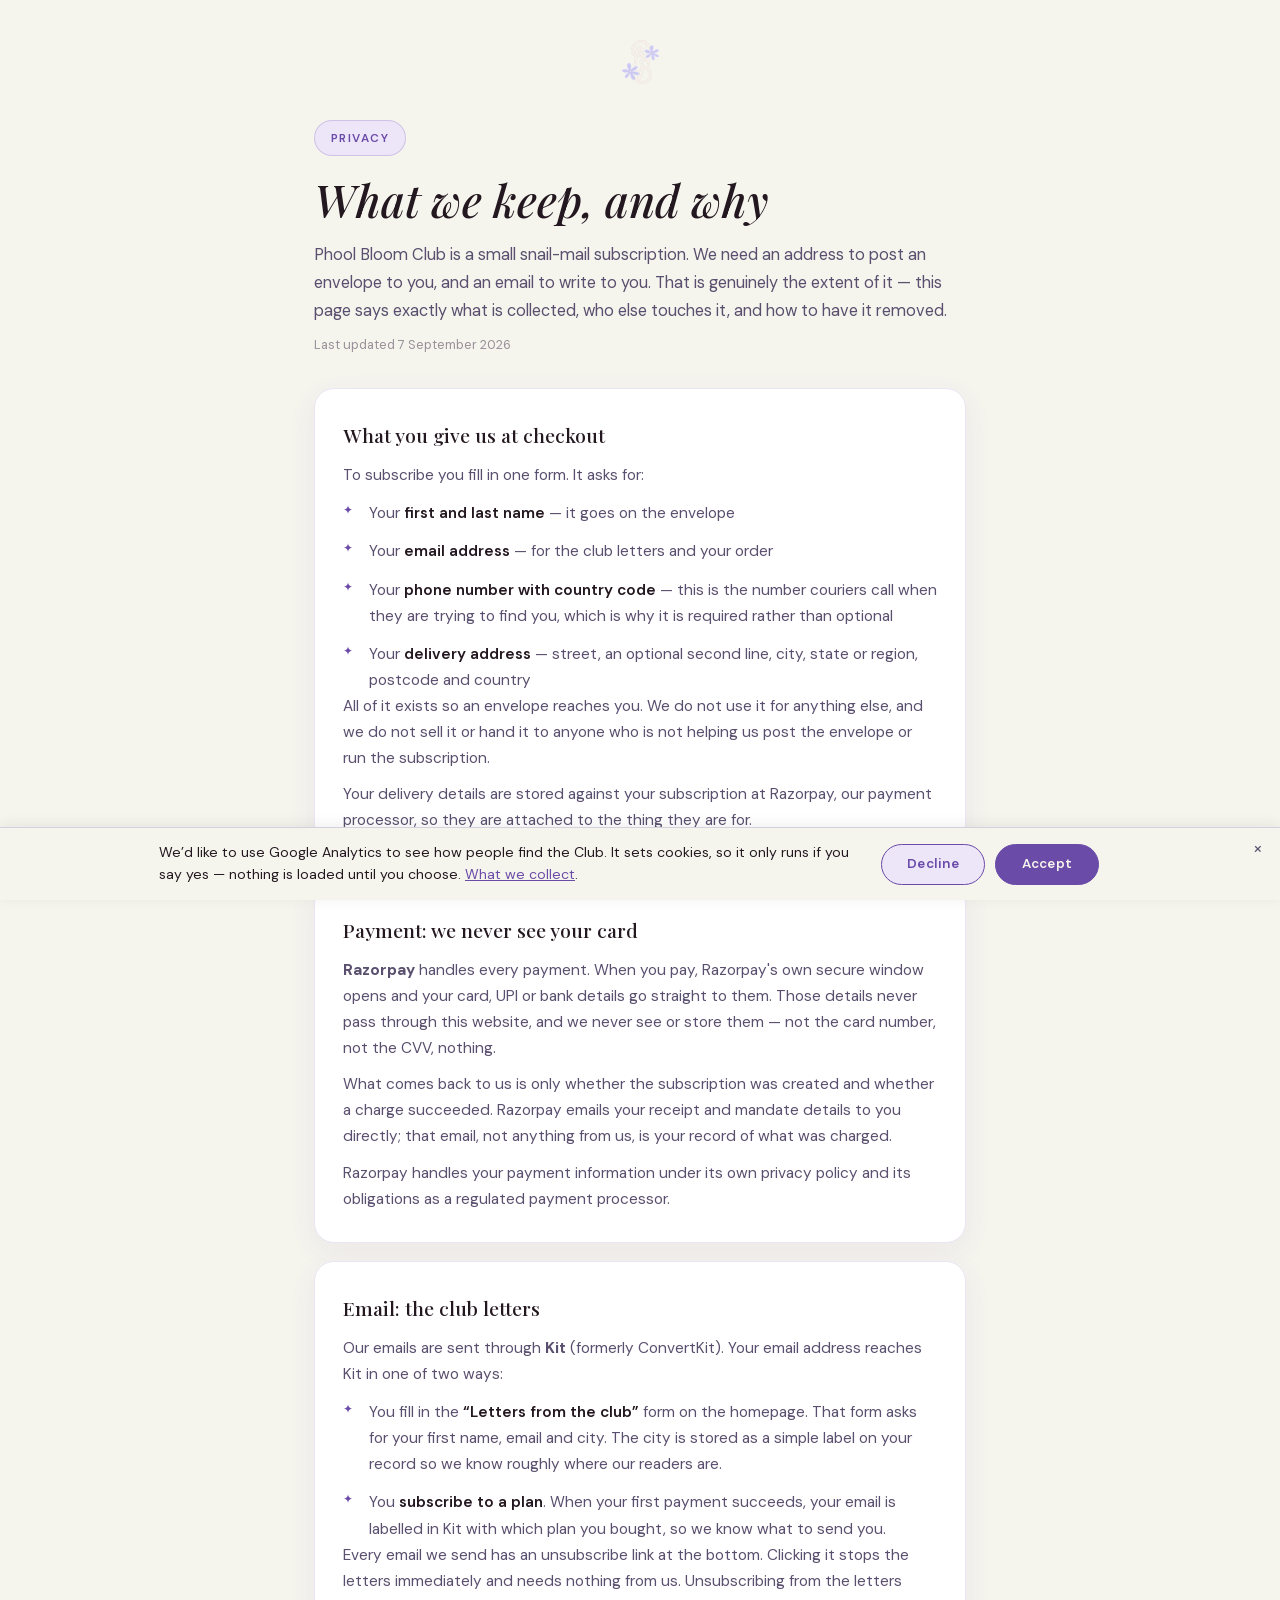
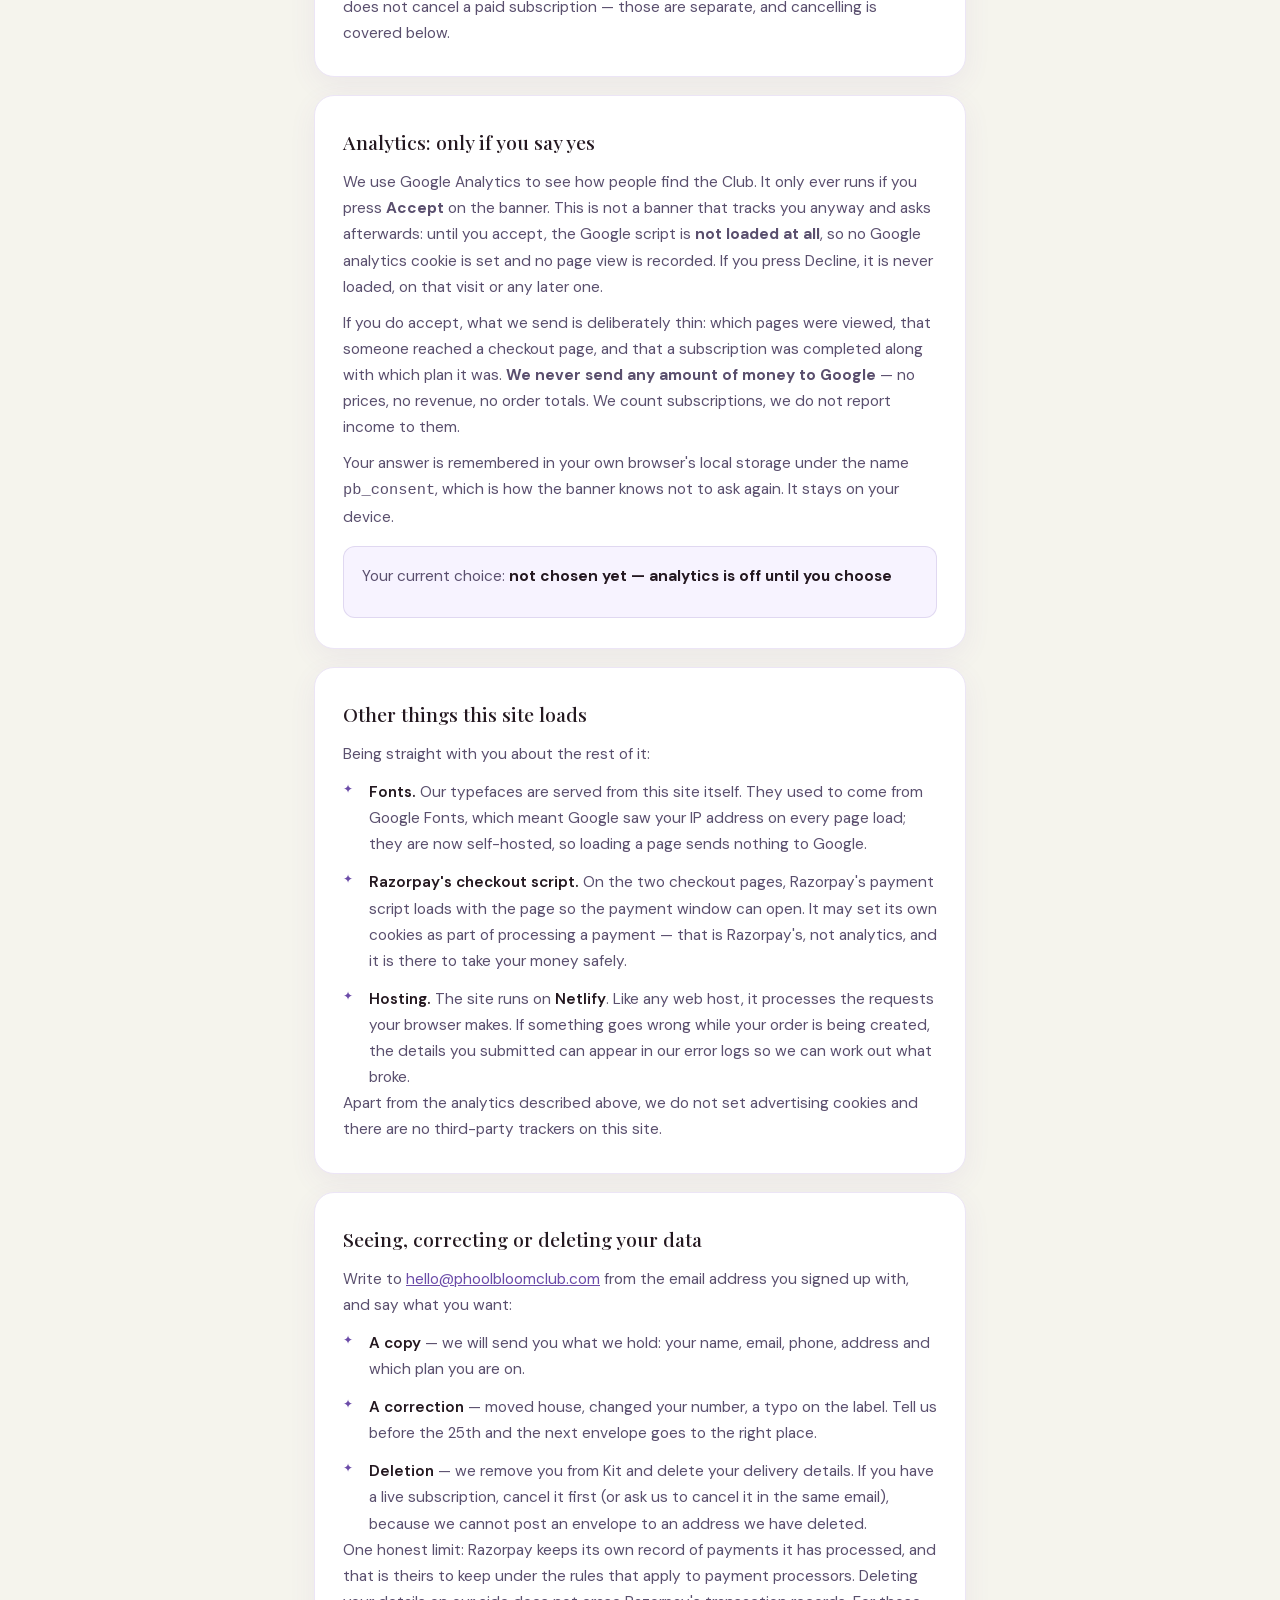
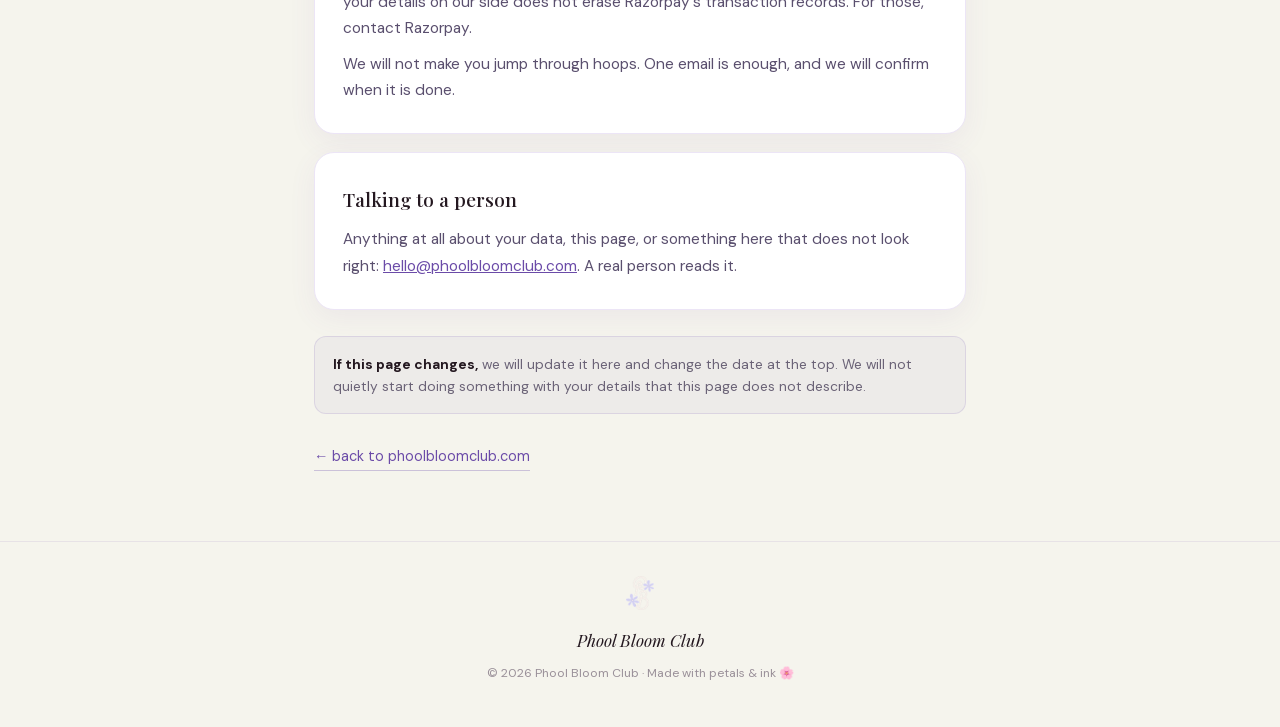
<file: privacy/index.html>
<!DOCTYPE html>
<html lang="en">
<head>
<meta charset="UTF-8">
<meta name="viewport" content="width=device-width, initial-scale=1.0">

<!-- GA4 (G-EK1XCDZWTH) is loaded by consent.js, and only after the
     visitor accepts. Do not add a gtag.js tag directly to this page. -->
<script src="/consent.js"></script>
<title>Privacy ✿ Phool Bloom Club</title>
<meta name="description" content="What Phool Bloom Club collects, why, who else touches it, and how to get it deleted.">

<!-- Favicons (same as homepage) -->
<link rel="icon" type="image/svg+xml" href="/favicon.svg">
<link rel="icon" type="image/png" sizes="32x32" href="/favicon-32x32.png">
<link rel="icon" type="image/png" sizes="16x16" href="/favicon-16x16.png">
<link rel="apple-touch-icon" sizes="180x180" href="/apple-touch-icon.png">
<link rel="shortcut icon" href="/favicon.ico">
<link rel="manifest" href="/site.webmanifest">

<!-- Fonts are self-hosted (see /fonts.css). Nothing here may point at
     Google's font CDN: that would leak every visitor's IP to Google on
     page load, which /privacy/ states does not happen. -->
<link rel="preload" href="/fonts/playfair-display-italic-latin.woff2" as="font" type="font/woff2" crossorigin>
<link rel="preload" href="/fonts/dm-sans-normal-latin.woff2" as="font" type="font/woff2" crossorigin>
<link rel="stylesheet" href="/fonts.css">
<style>
:root{
  --purple:#6b4ba8; --purple-light:#ede5f8; --purple-pale:#f7f3ff; --purple-mid:#b49dd4;
  --amber:#f6a93a; --yellow:#f7ec8d; --cream:#f5f4ed; --dark:#241820; --green-dark:#6a8a3e;
}
*,*::before,*::after{box-sizing:border-box;margin:0;padding:0}
html{scroll-behavior:smooth}
body{background:var(--cream);color:var(--dark);font-family:'DM Sans',sans-serif;font-size:16px;line-height:1.7;-webkit-font-smoothing:antialiased}
main{max-width:700px;margin:0 auto;padding:40px 24px 56px}

.pv-logo{display:block;text-align:center;margin-bottom:28px}
.pv-logo img{height:44px;width:auto;display:inline-block}

.pill{display:inline-flex;align-items:center;gap:8px;background:var(--purple-light);border:1px solid rgba(107,75,168,.22);border-radius:100px;padding:7px 16px;color:var(--purple);font-size:.74rem;font-weight:600;letter-spacing:.12em;text-transform:uppercase}

h1{font-family:'Playfair Display',serif;font-style:italic;font-weight:500;font-size:clamp(2rem,5vw,2.8rem);line-height:1.18;color:var(--dark);margin:18px 0 0}
.sub{margin-top:14px;color:#5a4f6e;font-size:1.02rem}
.updated{margin-top:10px;font-size:.8rem;color:#9a9099}

a{color:var(--purple)}

.card{margin-top:32px;background:#fff;border:1px solid #ece5f6;border-radius:20px;padding:30px 28px;box-shadow:0 8px 28px rgba(107,75,168,.07)}
.card + .card{margin-top:18px}
.card h2{font-family:'Playfair Display',serif;font-style:normal;font-weight:500;font-size:1.22rem;color:var(--dark);margin-bottom:10px}
.card p{color:#5a4f6e;font-size:.96rem}
.card p + p{margin-top:10px}

.steps{list-style:none;margin-top:6px}
.steps li{position:relative;padding-left:26px;margin-top:12px;color:#5a4f6e;font-size:.96rem}
.steps li::before{content:'✦';position:absolute;left:0;top:0;color:var(--purple);font-size:.72rem;line-height:1.9}
.steps strong{color:var(--dark);font-weight:600}

.note{margin-top:26px;padding:16px 18px;background:rgba(107,75,168,.05);border:1px solid rgba(107,75,168,.14);border-radius:12px;font-size:.86rem;line-height:1.6;color:#6b6377}
.note strong{color:var(--dark)}

.consent-box{margin-top:16px;padding:16px 18px;background:var(--purple-pale);border:1px solid rgba(107,75,168,.16);border-radius:12px}
.consent-state{font-size:.88rem;color:#5a4f6e;margin:0 0 12px}
.consent-state strong{color:var(--dark)}
.consent-btn{font:inherit;font-size:.84rem;font-weight:600;letter-spacing:.02em;padding:9px 20px;
  border-radius:100px;border:1.5px solid var(--purple);background:var(--purple-light);color:var(--purple);cursor:pointer;transition:opacity .15s ease}
.consent-btn:hover{opacity:.84}
.consent-btn:focus-visible{outline:2px solid var(--dark);outline-offset:2px}

.back{display:inline-block;margin-top:30px;color:var(--purple);font-size:.9rem;text-decoration:none;border-bottom:1px solid rgba(107,75,168,.3);padding-bottom:2px}
.back:hover{border-bottom-color:var(--purple)}

footer{text-align:center;padding:34px 24px 44px;border-top:1px solid rgba(107,75,168,.1);margin-top:14px}
footer img{height:34px;width:auto;opacity:.85}
.footer-text{font-family:'Playfair Display',serif;font-style:italic;font-size:1.05rem;color:var(--dark);margin-top:8px}
.footer-copy{margin-top:8px;font-size:.76rem;color:#9a9099}
.footer-legal{margin-top:10px;font-size:.78rem}
.footer-legal a{color:var(--purple);text-decoration:none;border-bottom:1px solid rgba(107,75,168,.3)}

@media(max-width:600px){
  main{padding:28px 18px 40px}
  .card{padding:24px 20px;border-radius:16px}
}
</style>
</head>
<body>

<main>
  <a class="pv-logo" href="/"><img src="/logo-footer.png" alt="Phool Bloom Club"></a>

  <div class="pill">Privacy</div>
  <h1>What we keep, and why</h1>
  <p class="sub">Phool Bloom Club is a small snail-mail subscription. We need an address to post
  an envelope to you, and an email to write to you. That is genuinely the extent of it — this
  page says exactly what is collected, who else touches it, and how to have it removed.</p>
  <p class="updated">Last updated 7 September 2026</p>

  <div class="card">
    <h2>What you give us at checkout</h2>
    <p>To subscribe you fill in one form. It asks for:</p>
    <ul class="steps">
      <li>Your <strong>first and last name</strong> — it goes on the envelope</li>
      <li>Your <strong>email address</strong> — for the club letters and your order</li>
      <li>Your <strong>phone number with country code</strong> — this is the number couriers
        call when they are trying to find you, which is why it is required rather than optional</li>
      <li>Your <strong>delivery address</strong> — street, an optional second line, city,
        state or region, postcode and country</li>
    </ul>
    <p>All of it exists so an envelope reaches you. We do not use it for anything else, and we
    do not sell it or hand it to anyone who is not helping us post the envelope or run the
    subscription.</p>
    <p>Your delivery details are stored against your subscription at Razorpay, our payment
    processor, so they are attached to the thing they are for.</p>
  </div>

  <div class="card">
    <h2>Payment: we never see your card</h2>
    <p><strong>Razorpay</strong> handles every payment. When you pay, Razorpay's own secure
    window opens and your card, UPI or bank details go straight to them. Those details never
    pass through this website, and we never see or store them — not the card number, not the
    CVV, nothing.</p>
    <p>What comes back to us is only whether the subscription was created and whether a charge
    succeeded. Razorpay emails your receipt and mandate details to you directly; that email,
    not anything from us, is your record of what was charged.</p>
    <p>Razorpay handles your payment information under its own privacy policy and its
    obligations as a regulated payment processor.</p>
  </div>

  <div class="card">
    <h2>Email: the club letters</h2>
    <p>Our emails are sent through <strong>Kit</strong> (formerly ConvertKit). Your email address
    reaches Kit in one of two ways:</p>
    <ul class="steps">
      <li>You fill in the <strong>“Letters from the club”</strong> form on the homepage. That
        form asks for your first name, email and city. The city is stored as a simple label on
        your record so we know roughly where our readers are.</li>
      <li>You <strong>subscribe to a plan</strong>. When your first payment succeeds, your email
        is labelled in Kit with which plan you bought, so we know what to send you.</li>
    </ul>
    <p>Every email we send has an unsubscribe link at the bottom. Clicking it stops the letters
    immediately and needs nothing from us. Unsubscribing from the letters does not cancel a
    paid subscription — those are separate, and cancelling is covered below.</p>
  </div>

  <div class="card">
    <h2>Analytics: only if you say yes</h2>
    <p>We use Google Analytics to see how people find the Club. It only ever runs if you press
    <strong>Accept</strong> on the banner. This is not a banner that tracks you anyway and asks
    afterwards: until you accept, the Google script is <strong>not loaded at all</strong>, so no
    Google analytics cookie is set and no page view is recorded. If you press Decline, it is
    never loaded, on that visit or any later one.</p>
    <p>If you do accept, what we send is deliberately thin: which pages were viewed, that
    someone reached a checkout page, and that a subscription was completed along with which plan
    it was. <strong>We never send any amount of money to Google</strong> — no prices, no
    revenue, no order totals. We count subscriptions, we do not report income to them.</p>
    <p>Your answer is remembered in your own browser's local storage under the name
    <code>pb_consent</code>, which is how the banner knows not to ask again. It stays on your
    device.</p>

    <div class="consent-box">
      <p class="consent-state" id="consent-state">Your current choice: <strong id="consent-value">loading…</strong></p>
      <button type="button" class="consent-btn" id="consent-reset">Change my choice</button>
    </div>
  </div>

  <div class="card">
    <h2>Other things this site loads</h2>
    <p>Being straight with you about the rest of it:</p>
    <ul class="steps">
      <li><strong>Fonts.</strong> Our typefaces are served from this site itself. They used to
        come from Google Fonts, which meant Google saw your IP address on every page load; they
        are now self-hosted, so loading a page sends nothing to Google.</li>
      <li><strong>Razorpay's checkout script.</strong> On the two checkout pages, Razorpay's
        payment script loads with the page so the payment window can open. It may set its own
        cookies as part of processing a payment — that is Razorpay's, not analytics, and it is
        there to take your money safely.</li>
      <li><strong>Hosting.</strong> The site runs on <strong>Netlify</strong>. Like any web
        host, it processes the requests your browser makes. If something goes wrong while your
        order is being created, the details you submitted can appear in our error logs so we can
        work out what broke.</li>
    </ul>
    <p>Apart from the analytics described above, we do not set advertising cookies and there are
    no third-party trackers on this site.</p>
  </div>

  <div class="card">
    <h2>Seeing, correcting or deleting your data</h2>
    <p>Write to <a href="mailto:hello@phoolbloomclub.com">hello@phoolbloomclub.com</a> from the
    email address you signed up with, and say what you want:</p>
    <ul class="steps">
      <li><strong>A copy</strong> — we will send you what we hold: your name, email, phone,
        address and which plan you are on.</li>
      <li><strong>A correction</strong> — moved house, changed your number, a typo on the label.
        Tell us before the 25th and the next envelope goes to the right place.</li>
      <li><strong>Deletion</strong> — we remove you from Kit and delete your delivery details.
        If you have a live subscription, cancel it first (or ask us to cancel it in the same
        email), because we cannot post an envelope to an address we have deleted.</li>
    </ul>
    <p>One honest limit: Razorpay keeps its own record of payments it has processed, and that is
    theirs to keep under the rules that apply to payment processors. Deleting your details on
    our side does not erase Razorpay's transaction records. For those, contact Razorpay.</p>
    <p>We will not make you jump through hoops. One email is enough, and we will confirm when it
    is done.</p>
  </div>

  <div class="card">
    <h2>Talking to a person</h2>
    <p>Anything at all about your data, this page, or something here that does not look right:
    <a href="mailto:hello@phoolbloomclub.com">hello@phoolbloomclub.com</a>. A real person reads
    it.</p>
  </div>

  <div class="note">
    <strong>If this page changes,</strong> we will update it here and change the date at the top.
    We will not quietly start doing something with your details that this page does not describe.
  </div>

  <a href="/" class="back">← back to phoolbloomclub.com</a>
</main>

<footer>
  <img src="/logo-footer.png" alt="">
  <div class="footer-text">Phool Bloom Club</div>
  <p class="footer-copy">© 2026 Phool Bloom Club · Made with petals &amp; ink 🌸</p>
</footer>

<script>
/* Consent controls. Reads and clears the same localStorage key consent.js
   owns (pb_consent), so withdrawing is as easy as giving — clearing it puts
   the visitor back to "not decided", which loads nothing until they choose
   again. Every access is guarded: localStorage throws outright in some
   privacy modes. */
(function () {
  var KEY = 'pb_consent';
  var valueEl = document.getElementById('consent-value');
  var btn     = document.getElementById('consent-reset');

  var LABELS = {
    granted: 'accepted — analytics is on',
    denied:  'declined — analytics is off and not loaded'
  };

  function read() {
    try { return window.localStorage.getItem(KEY); }
    catch (e) { return null; }
  }

  var choice = read();
  valueEl.textContent = LABELS[choice] || 'not chosen yet — analytics is off until you choose';

  if (!choice) {
    // Nothing stored, so there is nothing to reset; the banner is already
    // doing the asking.
    btn.hidden = true;
    return;
  }

  btn.addEventListener('click', function () {
    try { window.localStorage.removeItem(KEY); }
    catch (e) { /* nothing we can do; message below stays honest */ }
    if (read()) {
      valueEl.textContent = 'could not be changed — your browser is blocking site storage';
      return;
    }
    // Reload so consent.js starts fresh and asks again.
    window.location.reload();
  });
})();
</script>

</body>
</html>
</file>
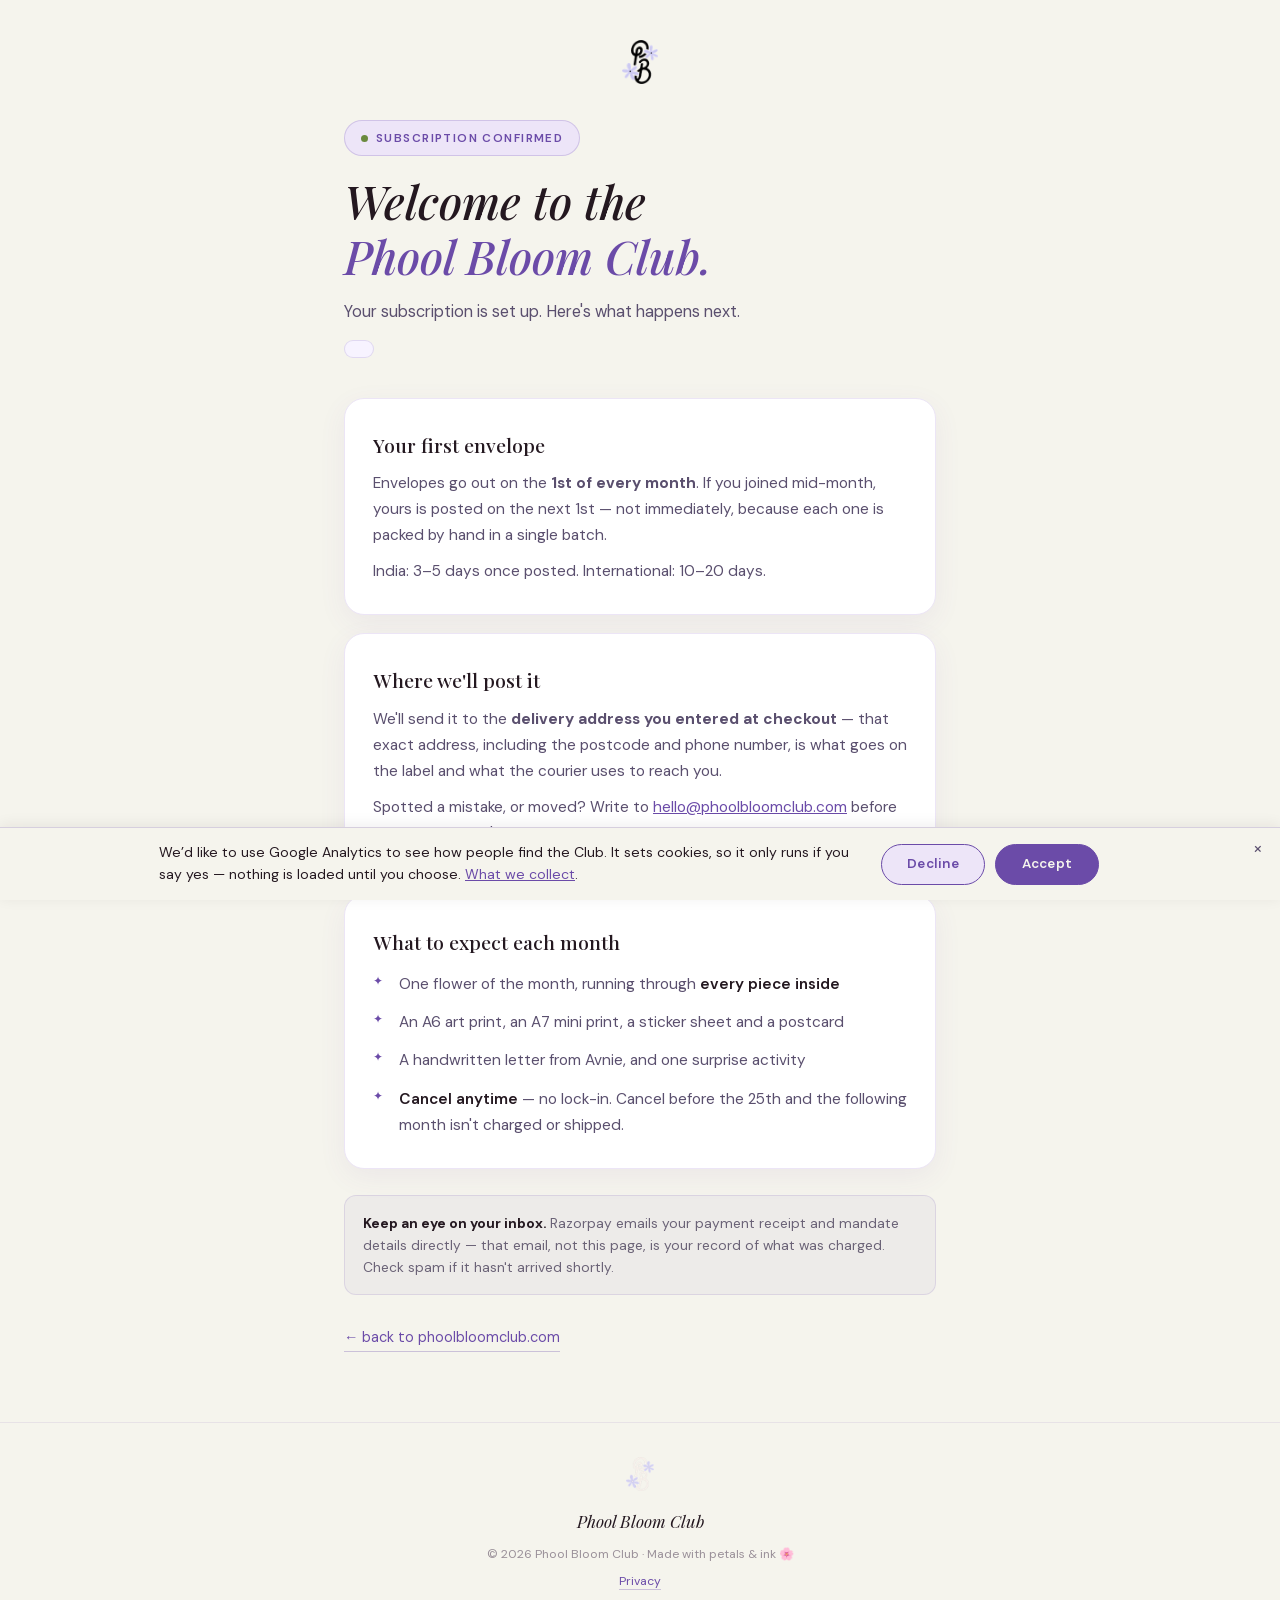
<file: thank-you/index.html>
<!DOCTYPE html>
<html lang="en">
<head>
<meta charset="UTF-8">
<meta name="viewport" content="width=device-width, initial-scale=1.0">

<!-- GA4 (G-EK1XCDZWTH) is loaded by consent.js, and only after the
     visitor accepts. Do not add a gtag.js tag directly to this page. -->
<script src="/consent.js"></script>
<title>Your subscription is confirmed ✿ Phool Bloom Club</title>
<meta name="description" content="Your Phool Bloom Club subscription is confirmed. Your first envelope ships on the 1st.">
<meta name="robots" content="noindex">

<!-- Favicons (same as homepage) -->
<link rel="icon" type="image/svg+xml" href="/favicon.svg">
<link rel="icon" type="image/png" sizes="32x32" href="/favicon-32x32.png">
<link rel="icon" type="image/png" sizes="16x16" href="/favicon-16x16.png">
<link rel="apple-touch-icon" sizes="180x180" href="/apple-touch-icon.png">
<link rel="shortcut icon" href="/favicon.ico">
<link rel="manifest" href="/site.webmanifest">

<!-- Fonts are self-hosted (see /fonts.css). Nothing here may point at
     Google's font CDN: that would leak every visitor's IP to Google on
     page load, which /privacy/ states does not happen. -->
<link rel="preload" href="/fonts/playfair-display-italic-latin.woff2" as="font" type="font/woff2" crossorigin>
<link rel="preload" href="/fonts/dm-sans-normal-latin.woff2" as="font" type="font/woff2" crossorigin>
<link rel="stylesheet" href="/fonts.css">
<style>
:root{
  --purple:#6b4ba8; --purple-light:#ede5f8; --purple-pale:#f7f3ff; --purple-mid:#b49dd4;
  --amber:#f6a93a; --yellow:#f7ec8d; --cream:#f5f4ed; --dark:#241820; --green-dark:#6a8a3e;
}
*,*::before,*::after{box-sizing:border-box;margin:0;padding:0}
html{scroll-behavior:smooth}
body{background:var(--cream);color:var(--dark);font-family:'DM Sans',sans-serif;font-size:16px;line-height:1.7;-webkit-font-smoothing:antialiased}
main{max-width:640px;margin:0 auto;padding:40px 24px 56px}

.ty-logo{display:block;text-align:center;margin-bottom:28px}
.ty-logo img{height:44px;width:auto;display:inline-block}

.pill{display:inline-flex;align-items:center;gap:8px;background:var(--purple-light);border:1px solid rgba(107,75,168,.22);border-radius:100px;padding:7px 16px;color:var(--purple);font-size:.74rem;font-weight:600;letter-spacing:.12em;text-transform:uppercase}
.dot{width:7px;height:7px;border-radius:50%;background:var(--green-dark);flex-shrink:0}

h1{font-family:'Playfair Display',serif;font-style:italic;font-weight:500;font-size:clamp(2rem,5vw,2.9rem);line-height:1.18;color:var(--dark);margin:18px 0 0}
h1 em{font-style:italic;color:var(--purple)}
.sub{margin-top:14px;color:#5a4f6e;font-size:1.02rem}

.card{margin-top:32px;background:#fff;border:1px solid #ece5f6;border-radius:20px;padding:30px 28px;box-shadow:0 8px 28px rgba(107,75,168,.07)}
.card + .card{margin-top:18px}
.card h2{font-family:'Playfair Display',serif;font-style:normal;font-weight:500;font-size:1.22rem;color:var(--dark);margin-bottom:8px}
.card p{color:#5a4f6e;font-size:.96rem}
.card p + p{margin-top:10px}

.steps{list-style:none;margin-top:6px}
.steps li{position:relative;padding-left:26px;margin-top:12px;color:#5a4f6e;font-size:.96rem}
.steps li::before{content:'✦';position:absolute;left:0;top:0;color:var(--purple);font-size:.72rem;line-height:1.9}
.steps strong{color:var(--dark);font-weight:600}

.plan-line{display:inline-block;margin-top:14px;background:var(--purple-pale);border:1px solid rgba(107,75,168,.16);border-radius:10px;padding:8px 14px;font-size:.86rem;color:var(--purple);font-weight:500}

.note{margin-top:26px;padding:16px 18px;background:rgba(107,75,168,.05);border:1px solid rgba(107,75,168,.14);border-radius:12px;font-size:.86rem;line-height:1.6;color:#6b6377}
.note strong{color:var(--dark)}

.back{display:inline-block;margin-top:30px;color:var(--purple);font-size:.9rem;text-decoration:none;border-bottom:1px solid rgba(107,75,168,.3);padding-bottom:2px}
.back:hover{border-bottom-color:var(--purple)}

footer{text-align:center;padding:34px 24px 44px;border-top:1px solid rgba(107,75,168,.1);margin-top:14px}
footer img{height:34px;width:auto;opacity:.85}
.footer-text{font-family:'Playfair Display',serif;font-style:italic;font-size:1.05rem;color:var(--dark);margin-top:8px}
.footer-copy{margin-top:8px;font-size:.76rem;color:#9a9099}

@media(max-width:600px){
  main{padding:28px 18px 40px}
  .card{padding:24px 20px}
}
</style>
</head>
<body>

<main>
  <a class="ty-logo" href="/"><img src="/logo-nav.png" alt="Phool Bloom Club"></a>

  <div class="pill"><span class="dot"></span>Subscription confirmed</div>

  <h1 id="greeting">Welcome to the<br><em>Phool Bloom Club.</em></h1>

  <p class="sub" id="sub">Your subscription is set up. Here's what happens next.</p>

  <div class="plan-line" id="plan-line" hidden></div>

  <div class="card">
    <h2>Your first envelope</h2>
    <p>Envelopes go out on the <strong>1st of every month</strong>. If you joined mid-month, yours is posted on the next 1st — not immediately, because each one is packed by hand in a single batch.</p>
    <p>India: 3–5 days once posted. International: 10–20 days.</p>
  </div>

  <div class="card">
    <h2>Where we'll post it</h2>
    <p>We'll send it to the <strong>delivery address you entered at checkout</strong> — that exact address, including the postcode and phone number, is what goes on the label and what the courier uses to reach you.</p>
    <p>Spotted a mistake, or moved? Write to <a href="mailto:hello@phoolbloomclub.com" style="color:var(--purple)">hello@phoolbloomclub.com</a> before the 25th and we'll update it for the next envelope.</p>
  </div>

  <div class="card">
    <h2>What to expect each month</h2>
    <ul class="steps">
      <li>One flower of the month, running through <strong>every piece inside</strong></li>
      <li>An A6 art print, an A7 mini print, a sticker sheet and a postcard</li>
      <li>A handwritten letter from Avnie, and one surprise activity</li>
      <li><strong>Cancel anytime</strong> — no lock-in. Cancel before the 25th and the following month isn't charged or shipped.</li>
    </ul>
  </div>

  <div class="note">
    <strong>Keep an eye on your inbox.</strong> Razorpay emails your payment receipt and mandate details directly — that email, not this page, is your record of what was charged. Check spam if it hasn't arrived shortly.
  </div>

  <a href="/" class="back">← back to phoolbloomclub.com</a>
</main>

<footer>
  <img src="/logo-footer.png" alt="">
  <div class="footer-text">Phool Bloom Club</div>
  <p class="footer-copy">© 2026 Phool Bloom Club · Made with petals &amp; ink 🌸</p>
  <p class="footer-copy" style="margin-top:6px"><a href="/privacy/" style="color:var(--purple);text-decoration:none;border-bottom:1px solid rgba(107,75,168,.3)">Privacy</a></p>
</footer>

<script>
/* ============================================================
   THIS PAGE IS UX ONLY — IT IS NOT PROOF OF PAYMENT.
   Everything below comes from the query string, which is fully
   user-controlled: anyone can open /thank-you/?plan=… directly.
   So nothing here unlocks anything, and nothing states an amount
   charged or that money changed hands. Razorpay's own receipt is
   the customer's record; razorpay-webhook.js is the only source
   of truth for fulfilment.
============================================================ */
(function () {
  var params = new URLSearchParams(window.location.search);

  // Same validation as /welcome/ — letters, accents, spaces, apostrophes,
  // hyphens only, max 40 chars. Anything else is ignored rather than shown.
  var firstName = (params.get('first_name') || '').trim();
  if (firstName && /^[a-zA-Z\u00C0-\u017F\s'-]{1,40}$/.test(firstName)) {
    var name = firstName.charAt(0).toUpperCase() + firstName.slice(1);
    document.getElementById('greeting').innerHTML =
      'Welcome, ' + name + '. <br><em>You’re in.</em>';
  }

  /* Plan label. plan= carries a Razorpay plan id, but the URL is
     user-controlled, so an id is only shown when it matches one we
     actually sell — and only as a plan NAME, never a price. An
     unknown or tampered value simply shows nothing. */
  var PLAN_NAMES = {
    plan_T2iy8igtr4NNlA: 'Desi Phool · Monthly',
    plan_T2j4RwqvdB20t1: 'Desi Phool · Quarterly',
    plan_T2j5QpPcvmcciF: 'Desi Phool · Half-yearly',
    plan_T2j7T90UVz5uvm: 'Desi Phool · Yearly',
    plan_T2j9gFKzuMeZV0: 'Global Phool · Monthly',
    plan_T2jAi0qikOAied: 'Global Phool · Quarterly',
    plan_T2jDRG4X3DCqk6: 'Global Phool · Half-yearly',
    plan_T2jFAcpX9baJIb: 'Global Phool · Yearly'
  };
  var planId = (params.get('plan') || '').trim();
  if (Object.prototype.hasOwnProperty.call(PLAN_NAMES, planId)) {
    var el = document.getElementById('plan-line');
    el.textContent = 'Your plan: ' + PLAN_NAMES[planId];
    el.hidden = false;

    /* Conversion COUNT only. Deliberately no value/currency: plan= is
       user-controlled, so any amount derived from it would be a number
       anyone could inflate by editing the URL. razorpay-webhook.js stays
       the only source of truth for revenue. Gated by the same
       PLAN_NAMES check above, so a junk plan= sends nothing at all. */
    /* typeof-guarded: if consent.js is blocked (ad blocker, network
       failure) gtag is simply undefined, and analytics must never be
       able to throw inside page logic. */
    if (typeof gtag === 'function') {
      gtag('event', 'purchase', {
        items: [{ item_id: planId, item_name: PLAN_NAMES[planId] }]
      });
    }
  }
})();
</script>

</body>
</html>
</file>
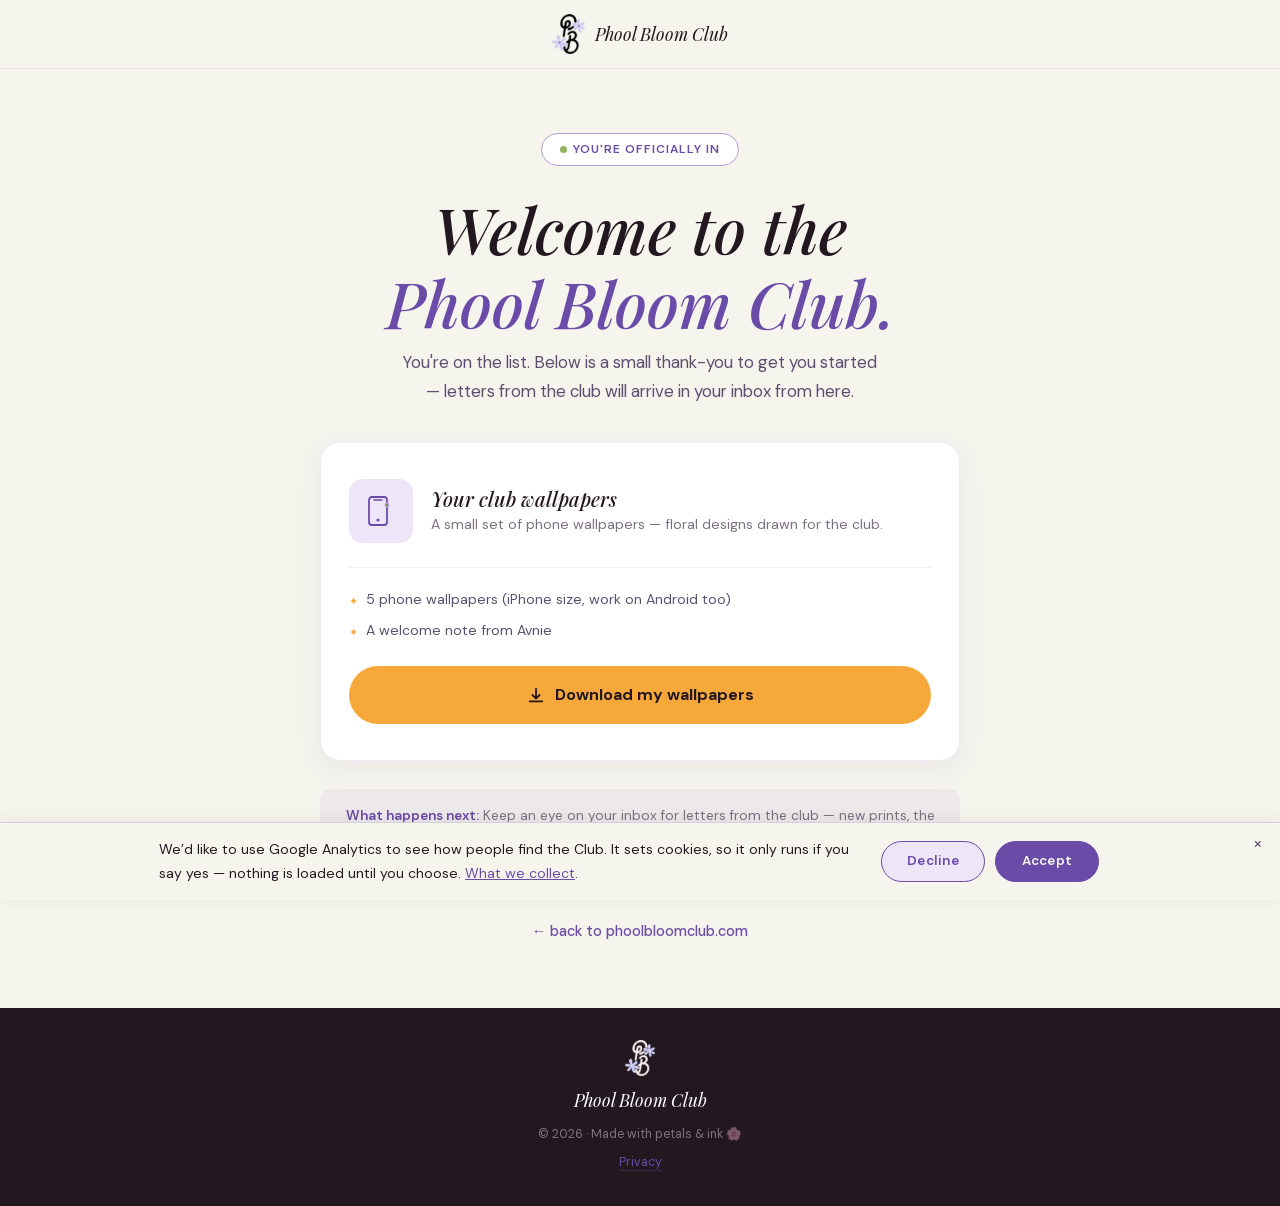
<file: welcome/index.html>
<!DOCTYPE html>
<html lang="en">
<head>
<meta charset="UTF-8">
<meta name="viewport" content="width=device-width, initial-scale=1.0">

<!-- GA4 (G-EK1XCDZWTH) is loaded by consent.js, and only after the
     visitor accepts. Do not add a gtag.js tag directly to this page. -->
<script src="/consent.js"></script>
<title>Welcome to Phool Bloom Club ✿</title>
<meta name="description" content="You're on the list. Your welcome note and free wallpaper set await.">

<!-- Favicons (same as homepage) -->
<link rel="icon" type="image/svg+xml" href="/favicon.svg">
<link rel="icon" type="image/png" sizes="32x32" href="/favicon-32x32.png">
<link rel="icon" type="image/png" sizes="16x16" href="/favicon-16x16.png">
<link rel="apple-touch-icon" sizes="180x180" href="/apple-touch-icon.png">
<link rel="shortcut icon" href="/favicon.ico">
<link rel="manifest" href="/site.webmanifest">

<!-- Fonts are self-hosted (see /fonts.css). Nothing here may point at
     Google's font CDN: that would leak every visitor's IP to Google on
     page load, which /privacy/ states does not happen. -->
<link rel="preload" href="/fonts/playfair-display-italic-latin.woff2" as="font" type="font/woff2" crossorigin>
<link rel="preload" href="/fonts/dm-sans-normal-latin.woff2" as="font" type="font/woff2" crossorigin>
<link rel="stylesheet" href="/fonts.css">
<style>
:root {
  --purple:       #6b4ba8;
  --amber:        #f6a93a;
  --yellow:       #f7ec8d;
  --green:        #94b15e;
  --green-dark:   #6a8a3e;
  --cream:        #f5f4ed;
  --dark:         #241820;
  --purple-light: #ede5f8;
  --purple-mid:   #b49dd4;
}

*,*::before,*::after{box-sizing:border-box;margin:0;padding:0}
html{scroll-behavior:smooth}
body{
  background:var(--cream);
  color:var(--dark);
  font-family:'DM Sans',sans-serif;
  font-size:16px;line-height:1.6;
  min-height:100vh;
  display:flex;flex-direction:column;
}

h1,h2{font-family:'Playfair Display',serif;font-style:italic;font-weight:500;line-height:1.15}
h1{font-size:clamp(2.4rem,5vw,4rem)}
h2{font-size:clamp(1.4rem,2.6vw,2rem)}
p{line-height:1.75}

/* ──────── NAV ──────── */
nav{
  background:rgba(245,244,237,.96);
  backdrop-filter:blur(14px);
  border-bottom:1px solid rgba(107,75,168,.1);
  padding:14px 32px;display:flex;align-items:center;justify-content:center;
}
.nav-logo-wrap{display:flex;align-items:center;gap:10px;text-decoration:none}
.nav-mark{height:40px;width:auto;display:block}
.nav-logo-text{
  font-family:'Playfair Display',serif;font-size:1.1rem;
  color:var(--dark);font-style:italic
}

/* ──────── HERO ──────── */
main{
  flex:1;
  display:flex;align-items:center;justify-content:center;
  padding:64px 24px;
}
.hero{
  max-width:640px;width:100%;text-align:center;
}
.pill{
  display:inline-block;background:white;border:1.5px solid var(--purple-mid);
  color:var(--purple);border-radius:100px;padding:6px 18px;
  font-size:0.76rem;font-weight:600;letter-spacing:.08em;
  margin-bottom:26px;
}
.pill .dot{
  width:7px;height:7px;background:var(--green);border-radius:50%;
  display:inline-block;margin-right:6px;vertical-align:middle;
  animation:pulse 2s infinite;
}
@keyframes pulse{0%,100%{opacity:1}50%{opacity:.4}}

h1{color:var(--dark);margin-bottom:8px}
h1 em{color:var(--purple)}
.sub{
  color:#5a4f6e;font-size:1.05rem;margin:0 auto 36px;max-width:480px;
}
.sub strong{color:var(--purple);font-weight:600}

/* ──────── DOWNLOAD CARD ──────── */
.card{
  background:white;border-radius:20px;
  padding:36px 28px;
  border:1.5px solid rgba(107,75,168,.1);
  box-shadow:0 8px 28px rgba(107,75,168,.08);
  margin-bottom:28px;text-align:left;
}
.card-row{display:flex;align-items:center;gap:18px;margin-bottom:24px}
.card-icon{
  width:64px;height:64px;border-radius:14px;
  background:var(--purple-light);
  display:flex;align-items:center;justify-content:center;
  flex-shrink:0;
}
.card-icon svg{width:32px;height:32px}
.card-row-text h2{font-size:1.25rem;color:var(--dark);margin-bottom:4px}
.card-row-text p{font-size:.88rem;color:#7a7080;line-height:1.5}
.card-list{
  list-style:none;border-top:1px solid rgba(107,75,168,.1);padding-top:20px;
  margin-bottom:24px;
}
.card-list li{
  font-size:.88rem;color:#5a4f6e;
  display:flex;align-items:flex-start;gap:8px;margin-bottom:8px;
}
.card-list li::before{
  content:'✦';color:var(--amber);font-size:.7rem;margin-top:5px;flex-shrink:0;
}
.btn-download{
  display:flex;align-items:center;justify-content:center;gap:10px;
  width:100%;background:var(--amber);color:var(--dark);
  text-decoration:none;border:none;padding:16px 24px;
  border-radius:100px;font-weight:700;font-size:1rem;
  font-family:'DM Sans',sans-serif;cursor:pointer;
  transition:all .25s;
}
.btn-download:hover{
  transform:translateY(-2px);
  box-shadow:0 8px 24px rgba(246,169,58,.4);
}
.btn-download svg{width:18px;height:18px}

/* ──────── FINE PRINT ──────── */
.fine-print{
  font-size:.85rem;color:#7a7080;
  background:rgba(180,157,212,.12);
  border-radius:12px;padding:16px 20px;
  margin-bottom:32px;
}
.fine-print strong{color:var(--purple);font-weight:600}

/* ──────── BACK LINK ──────── */
.back{
  display:inline-block;color:var(--purple);
  text-decoration:none;font-size:.9rem;font-weight:500;
  border-bottom:1px solid transparent;transition:border-color .2s;
}
.back:hover{border-color:var(--purple)}

/* ──────── FOOTER ──────── */
footer{
  background:var(--dark);padding:32px 24px;text-align:center;
}
.footer-mark{height:36px;width:auto;display:block;margin:0 auto 10px}
.footer-text{
  font-family:'Playfair Display',serif;font-style:italic;
  font-size:1.1rem;color:white;margin-bottom:10px;
}
.footer-copy{color:rgba(255,255,255,.4);font-size:.78rem}

@media(max-width:560px){
  .card{padding:28px 20px}
  .card-row{flex-direction:column;text-align:center;gap:14px}
}
</style>
</head>
<body>

<nav>
  <a href="/" class="nav-logo-wrap">
    <img class="nav-mark" src="/logo-nav.png" alt="Phool Bloom Club">
    <span class="nav-logo-text">Phool Bloom Club</span>
  </a>
</nav>

<main>
  <div class="hero">
    <div class="pill"><span class="dot"></span>YOU'RE OFFICIALLY IN</div>

    <h1 id="greeting">Welcome to the<br><em>Phool Bloom Club.</em></h1>

    <p class="sub" id="sub">
      You're on the list. Below is a small thank-you to get you started — letters from the club will arrive in your inbox from here.
    </p>

    <div class="card">
      <div class="card-row">
        <div class="card-icon">
          <svg viewBox="0 0 32 32" fill="none">
            <rect x="4" y="2" width="18" height="28" rx="3" stroke="#6b4ba8" stroke-width="1.8"/>
            <circle cx="13" cy="25" r="1.6" fill="#6b4ba8"/>
            <path d="M9 5h8" stroke="#6b4ba8" stroke-width="1.4" stroke-linecap="round"/>
            <circle cx="22" cy="10" r="2.4" fill="#b49dd4"/>
            <circle cx="22" cy="10" r="1" fill="#6a8a3e"/>
          </svg>
        </div>
        <div class="card-row-text">
          <h2>Your club wallpapers</h2>
          <p>A small set of phone wallpapers — floral designs drawn for the club.</p>
        </div>
      </div>

      <ul class="card-list">
        <li>5 phone wallpapers (iPhone size, work on Android too)</li>
        <li>A welcome note from Avnie</li>
      </ul>

      <a class="btn-download" href="/phool-wallpapers.zip" download>
        <svg viewBox="0 0 20 20" fill="none" stroke="currentColor" stroke-width="2" stroke-linecap="round" stroke-linejoin="round">
          <path d="M10 3v11m0 0l-4-4m4 4l4-4M3 17h14"/>
        </svg>
        Download my wallpapers
      </a>
    </div>

    <div class="fine-print">
      <strong>What happens next:</strong> Keep an eye on your inbox for letters from the club — new prints, the flower of the month, and what's going into the next envelope (check your spam folder too, just in case ✿).
    </div>

    <a href="/" class="back">← back to phoolbloomclub.com</a>
  </div>
</main>

<footer>
  <img class="footer-mark" src="/logo-footer.png" alt="">
  <div class="footer-text">Phool Bloom Club</div>
  <p class="footer-copy">© 2026 · Made with petals &amp; ink 🌸</p>
  <p class="footer-copy" style="margin-top:6px"><a href="/privacy/" style="color:var(--purple);text-decoration:none;border-bottom:1px solid rgba(107,75,168,.3)">Privacy</a></p>
</footer>

<script>
// Personalize greeting if Kit passed first_name in URL params
(function () {
  const params = new URLSearchParams(window.location.search);
  const firstName = (params.get('first_name') || '').trim();
  if (firstName && /^[a-zA-Z\u00C0-\u017F\s'-]{1,40}$/.test(firstName)) {
    // Capitalise first letter only, in case Kit sends lowercase
    const name = firstName.charAt(0).toUpperCase() + firstName.slice(1);
    document.getElementById('greeting').innerHTML =
      'Welcome, ' + name + '. <br><em>You\u2019re in.</em>';
    document.getElementById('sub').innerHTML =
      "You're on the list. Below is a small thank-you to get you started \u2014 letters from the club will arrive in your inbox from here.";
  }
})();
</script>

</body>
</html>
</file>
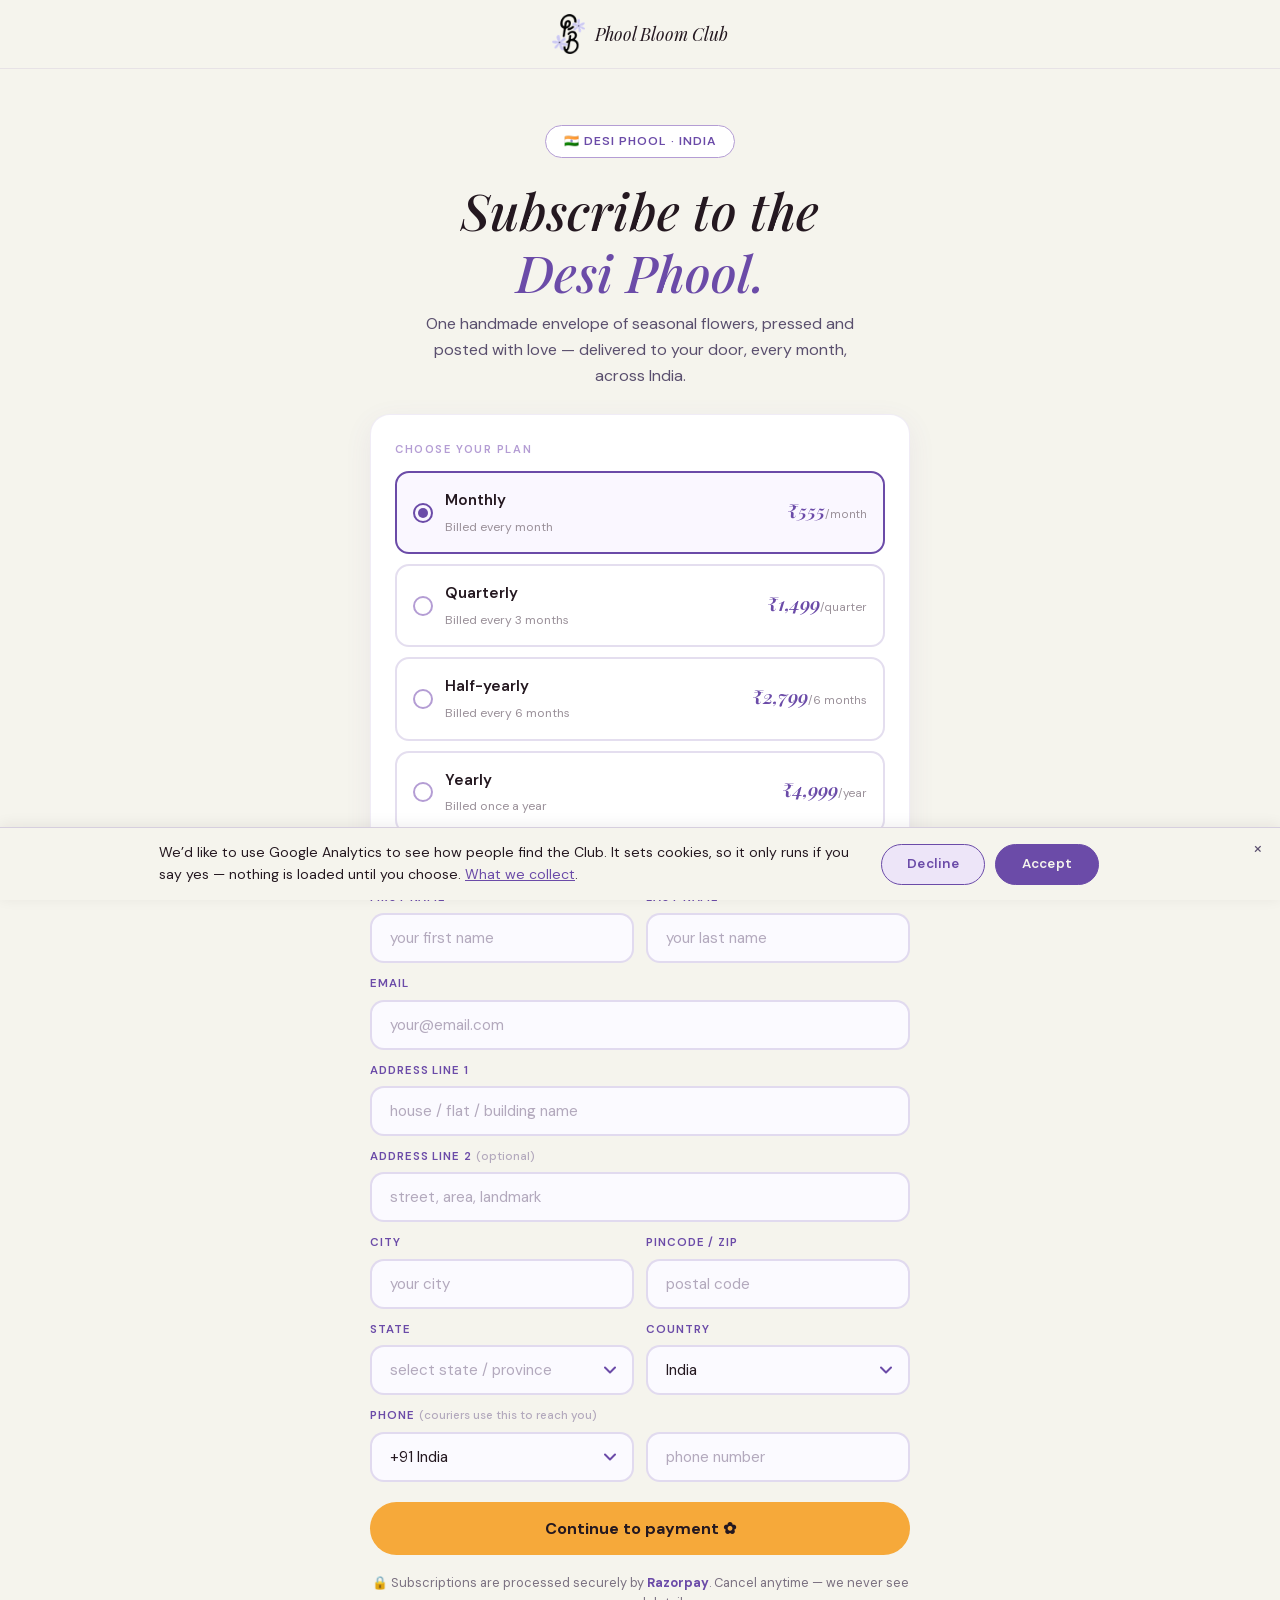
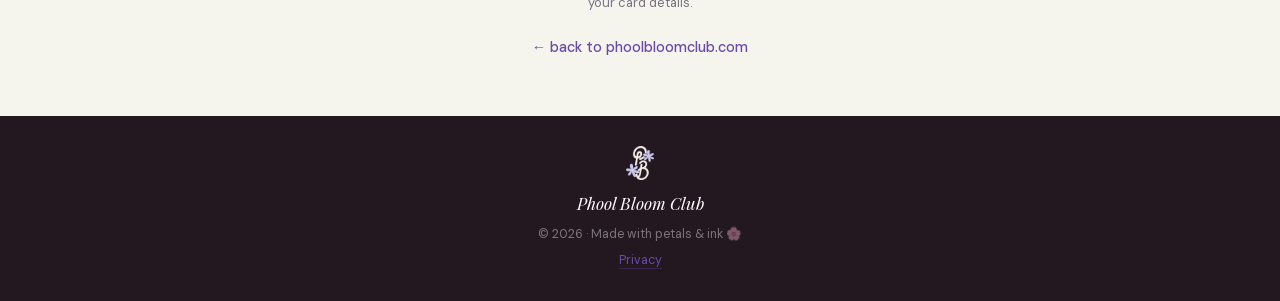
<file: checkout/desi/index.html>
<!DOCTYPE html>
<html lang="en">
<head>
<meta charset="UTF-8">
<meta name="viewport" content="width=device-width, initial-scale=1.0">

<!-- GA4 (G-EK1XCDZWTH) is loaded by consent.js, and only after the
     visitor accepts. Do not add a gtag.js tag directly to this page. -->
<script src="/consent.js"></script>
<title>Checkout · Desi Phool — Phool Bloom Club ✿</title>
<meta name="description" content="Subscribe to the Desi Phool plan — one handmade envelope of flowers, every month, delivered across India.">

<!-- Favicons (same as homepage) -->
<link rel="icon" type="image/svg+xml" href="/favicon.svg">
<link rel="icon" type="image/png" sizes="32x32" href="/favicon-32x32.png">
<link rel="icon" type="image/png" sizes="16x16" href="/favicon-16x16.png">
<link rel="apple-touch-icon" sizes="180x180" href="/apple-touch-icon.png">
<link rel="shortcut icon" href="/favicon.ico">
<link rel="manifest" href="/site.webmanifest">

<!-- Fonts are self-hosted (see /fonts.css). Nothing here may point at
     Google's font CDN: that would leak every visitor's IP to Google on
     page load, which /privacy/ states does not happen. -->
<link rel="preload" href="/fonts/playfair-display-italic-latin.woff2" as="font" type="font/woff2" crossorigin>
<link rel="preload" href="/fonts/dm-sans-normal-latin.woff2" as="font" type="font/woff2" crossorigin>
<link rel="stylesheet" href="/fonts.css">
<style>
:root{
  --purple:#6b4ba8;--amber:#f6a93a;--yellow:#f7ec8d;--green:#94b15e;--green-dark:#6a8a3e;
  --cream:#f5f4ed;--dark:#241820;--purple-light:#ede5f8;--purple-mid:#b49dd4;
}
*,*::before,*::after{box-sizing:border-box;margin:0;padding:0}
html{scroll-behavior:smooth}
body{background:var(--cream);color:var(--dark);font-family:'DM Sans',sans-serif;font-size:16px;line-height:1.6;min-height:100vh;display:flex;flex-direction:column}
h1,h2,h3{font-family:'Playfair Display',serif;font-weight:500;line-height:1.2}
h1{font-style:italic;font-size:clamp(2rem,4.5vw,3.2rem)}
h2{font-style:italic;font-size:1.4rem}
h3{font-style:normal;font-size:1.05rem}
[hidden]{display:none !important}

nav{background:rgba(245,244,237,.96);backdrop-filter:blur(14px);border-bottom:1px solid rgba(107,75,168,.1);padding:14px 32px;display:flex;align-items:center;justify-content:center}
.nav-logo-wrap{display:flex;align-items:center;gap:10px;text-decoration:none}
.nav-mark{height:40px;width:auto;display:block}
.nav-logo-text{font-family:'Playfair Display',serif;font-size:1.1rem;color:var(--dark);font-style:italic}

main{flex:1;display:flex;align-items:center;justify-content:center;padding:56px 24px}
.checkout{max-width:540px;width:100%;text-align:center}
.pill{display:inline-block;background:white;border:1.5px solid var(--purple-mid);color:var(--purple);border-radius:100px;padding:6px 18px;font-size:.76rem;font-weight:600;letter-spacing:.08em;margin-bottom:22px}
.checkout h1{color:var(--dark);margin-bottom:8px}
.checkout h1 em{color:var(--purple)}
.intro{color:#5a4f6e;font-size:1rem;margin:0 auto 26px;max-width:430px}


.card{background:#fff;border-radius:20px;padding:26px 24px;border:1.5px solid rgba(107,75,168,.1);box-shadow:0 8px 28px rgba(107,75,168,.08);margin-bottom:22px;text-align:left}
.section-label{font-size:.7rem;font-weight:600;letter-spacing:.14em;text-transform:uppercase;color:var(--purple-mid);margin-bottom:12px;display:block}

/* plan radio cards */
.plans{display:flex;flex-direction:column;gap:10px;margin-bottom:6px}
.plan{position:relative;display:flex;align-items:center;justify-content:space-between;gap:12px;border:2px solid rgba(107,75,168,.18);border-radius:14px;padding:14px 16px;cursor:pointer;transition:border-color .2s,background .2s}
.plan:hover{border-color:var(--purple-mid)}
.plan input{position:absolute;opacity:0;pointer-events:none}
.plan.is-selected{border-color:var(--purple);background:#faf7ff}
.plan-left{display:flex;align-items:center;gap:12px}
.plan-radio{width:20px;height:20px;border-radius:50%;border:2px solid var(--purple-mid);flex-shrink:0;position:relative;transition:border-color .2s}
.plan.is-selected .plan-radio{border-color:var(--purple)}
.plan.is-selected .plan-radio::after{content:'';position:absolute;inset:3px;border-radius:50%;background:var(--purple)}
.plan-name{font-weight:600;font-size:.95rem;color:var(--dark)}
.plan-sub{font-size:.76rem;color:#9a9099}
.plan-price{text-align:right;white-space:nowrap}
.plan-amount{font-family:'Playfair Display',serif;font-style:italic;font-weight:600;font-size:1.2rem;color:var(--purple);line-height:1.1}
.plan-period{font-size:.72rem;color:#9a9099}

.co-form{display:flex;flex-direction:column;gap:12px;text-align:left;margin-top:20px}
.co-form label{font-size:.72rem;font-weight:600;letter-spacing:.08em;text-transform:uppercase;color:var(--purple);margin-bottom:-6px;display:block}
.co-form input,.co-form textarea{width:100%;padding:13px 18px;border-radius:14px;border:2px solid rgba(107,75,168,.18);background:#fbfaff;color:var(--dark);font-family:'DM Sans',sans-serif;font-size:.95rem;outline:none;transition:border-color .2s}
.co-form textarea{resize:vertical;min-height:84px;line-height:1.5}
.co-form input:focus,.co-form textarea:focus,.co-form select:focus{border-color:var(--purple)}
.co-form input::placeholder,.co-form textarea::placeholder{color:#b3a9bd}
.co-form select{width:100%;padding:13px 40px 13px 18px;border-radius:14px;border:2px solid rgba(107,75,168,.18);background-color:#fbfaff;color:var(--dark);font-family:'DM Sans',sans-serif;font-size:.95rem;outline:none;transition:border-color .2s;cursor:pointer;appearance:none;-webkit-appearance:none;-moz-appearance:none;background-image:url("data:image/svg+xml,%3Csvg xmlns='http://www.w3.org/2000/svg' width='12' height='8'%3E%3Cpath d='M1 1.5L6 6.5L11 1.5' stroke='%236b4ba8' stroke-width='2' fill='none' stroke-linecap='round' stroke-linejoin='round'/%3E%3C/svg%3E");background-repeat:no-repeat;background-position:right 16px center}
.co-form select:invalid{color:#b3a9bd}
.co-row{display:grid;grid-template-columns:1fr 1fr;gap:12px}
.co-cell{display:flex;flex-direction:column;gap:6px;min-width:0}
.co-cell label{margin-bottom:0}
@media(max-width:540px){.co-row{grid-template-columns:1fr}}
.optional{color:#b3a9bd;font-weight:500;text-transform:none;letter-spacing:0}

.btn-pay{display:inline-flex;align-items:center;justify-content:center;gap:8px;width:100%;margin-top:8px;background:var(--amber);color:var(--dark);border:none;padding:16px 24px;border-radius:100px;font-family:'DM Sans',sans-serif;font-weight:700;font-size:1rem;cursor:pointer;transition:all .25s}
.btn-pay:hover{transform:translateY(-2px);box-shadow:0 8px 24px rgba(246,169,58,.4)}
.btn-pay:disabled{opacity:.6;cursor:not-allowed;transform:none;box-shadow:none}
.btn-pay .btn-loading{display:none}
.btn-pay.is-loading .btn-label{display:none}
.btn-pay.is-loading .btn-loading{display:inline}

.co-error{margin-top:14px;color:#a3322f;font-size:.86rem;background:rgba(220,80,80,.1);border:1px solid rgba(220,80,80,.28);padding:11px 16px;border-radius:10px;text-align:center}
.loading-note{color:#9a9099;font-size:.9rem;padding:8px 0}
.secure-note{margin-top:18px;color:#7a7080;font-size:.8rem}
.secure-note strong{color:var(--purple)}
.back{display:inline-block;margin-top:22px;color:var(--purple);text-decoration:none;font-size:.9rem;font-weight:500;border-bottom:1px solid transparent;transition:border-color .2s}
.back:hover{border-color:var(--purple)}

footer{background:var(--dark);padding:30px 24px;text-align:center}
.footer-mark{height:34px;width:auto;display:block;margin:0 auto 10px}
.footer-text{font-family:'Playfair Display',serif;font-style:italic;font-size:1.05rem;color:#fff;margin-bottom:8px}
.footer-copy{color:rgba(255,255,255,.4);font-size:.78rem}
@media(max-width:540px){.card{padding:22px 18px}}
.sr-only{position:absolute;width:1px;height:1px;padding:0;margin:-1px;overflow:hidden;clip:rect(0,0,0,0);white-space:nowrap;border:0}
.err-link{display:inline-block;margin-left:4px;color:#6b4ba8;font-weight:600;text-decoration:underline}
</style>
</head>
<body>

<nav>
  <a href="/" class="nav-logo-wrap">
    <img class="nav-mark" src="/logo-nav.png" alt="Phool Bloom Club">
    <span class="nav-logo-text">Phool Bloom Club</span>
  </a>
</nav>

<main>
  <div class="checkout">
    <div class="pill">🇮🇳 DESI PHOOL · INDIA</div>
    <h1>Subscribe to the<br><em>Desi Phool.</em></h1>
    <p class="intro">One handmade envelope of seasonal flowers, pressed and posted with love — delivered to your door, every month, across India.</p>

    <div class="card">
      <span class="section-label">Choose your plan</span>
      <div class="plans" id="plans">
        <p class="loading-note" id="plans-loading">Loading plans…</p>
      </div>
    </div>

    <form class="co-form" id="co-form" novalidate hidden>
      <div class="co-row">
        <div class="co-cell">
          <label for="first_name">First name</label>
          <input type="text" id="first_name" name="first_name" placeholder="your first name" required autocomplete="given-name">
        </div>
        <div class="co-cell">
          <label for="last_name">Last name</label>
          <input type="text" id="last_name" name="last_name" placeholder="your last name" required autocomplete="family-name">
        </div>
      </div>
      <label for="email">Email</label>
      <input type="email" id="email" name="email" placeholder="your@email.com" required autocomplete="email">
      <label for="address1">Address line 1</label>
      <input type="text" id="address1" name="address1" placeholder="house / flat / building name" required autocomplete="address-line1">
      <label for="address2">Address line 2 <span class="optional">(optional)</span></label>
      <input type="text" id="address2" name="address2" placeholder="street, area, landmark" autocomplete="address-line2">
      <div class="co-row">
        <div class="co-cell">
          <label for="city">City</label>
          <input type="text" id="city" name="city" placeholder="your city" required autocomplete="address-level2">
        </div>
        <div class="co-cell">
          <label for="pincode">Pincode / ZIP</label>
          <input type="text" id="pincode" name="pincode" placeholder="postal code" required autocomplete="postal-code">
        </div>
      </div>
      <div class="co-row">
        <div class="co-cell" id="state-cell">
          <label for="state">State</label>
          <select id="state" name="state" required></select>
        </div>
        <div class="co-cell">
          <label for="country">Country</label>
          <select id="country" name="country" required></select>
        </div>
      </div>
      <label for="phone">Phone <span class="optional">(couriers use this to reach you)</span></label>
      <div class="co-row">
        <div class="co-cell co-cell-code">
          <label for="phone_code" class="sr-only">Country code</label>
          <select id="phone_code" name="phone_code" required></select>
        </div>
        <div class="co-cell">
          <label for="phone" class="sr-only">Phone number</label>
          <input type="tel" id="phone" name="phone" placeholder="phone number" required
                 autocomplete="tel-national" inputmode="numeric" maxlength="14">
        </div>
      </div>
      <button type="submit" class="btn-pay" id="co-submit">
        <span class="btn-label">Continue to payment ✿</span>
        <span class="btn-loading">Opening secure checkout…</span>
      </button>
    </form>
    <p class="co-error" id="co-error" hidden></p>

    <p class="secure-note">🔒 Subscriptions are processed securely by <strong>Razorpay</strong>. Cancel anytime — we never see your card details.</p>
    <a href="/" class="back">← back to phoolbloomclub.com</a>
  </div>
</main>

<footer>
  <img class="footer-mark" src="/logo-footer.png" alt="">
  <div class="footer-text">Phool Bloom Club</div>
  <p class="footer-copy">© 2026 · Made with petals &amp; ink 🌸</p>
  <p class="footer-copy" style="margin-top:6px"><a href="/privacy/" style="color:var(--purple);text-decoration:none;border-bottom:1px solid rgba(107,75,168,.3)">Privacy</a></p>
</footer>

<script src="https://checkout.razorpay.com/v1/checkout.js"></script>
<script src="/checkout/states-data.js"></script>
<script>
/* ============================================================
   Desi Phool checkout — Razorpay Subscriptions
   1. On load: render the subscription plan options.
   2. On submit: POST /api/create-subscription → subscription_id
   3. Open Razorpay modal with that subscription_id.
   4. On success: redirect to /welcome/ (fulfilment/tagging is handled
      server-side by the razorpay-webhook on the first charge).
   The Key ID below is the PUBLIC Razorpay key — safe to expose.
============================================================ */
(function () {
  const RAZORPAY_KEY_ID = 'rzp_live_TLe5DemKoljncS'; // public key id only — safe client-side
  const REGION = 'desi';

  // NOTE: `tier` is the pricing tier (regular vs founding), NOT a plan
  // identifier — it is 'regular' for all four. Use `id` to identify a plan.
  const REGULAR_PLANS = [
    { id: 'plan_T2iy8igtr4NNlA', name: 'Monthly',     sub: 'Billed every month',     amount: '₹555',   period: '/month',    tier: 'regular' },
    { id: 'plan_T2j4RwqvdB20t1', name: 'Quarterly',   sub: 'Billed every 3 months',  amount: '₹1,499', period: '/quarter',  tier: 'regular' },
    { id: 'plan_T2j5QpPcvmcciF', name: 'Half-yearly', sub: 'Billed every 6 months',  amount: '₹2,799', period: '/6 months', tier: 'regular' },
    { id: 'plan_T2j7T90UVz5uvm', name: 'Yearly',      sub: 'Billed once a year',     amount: '₹4,999', period: '/year',     tier: 'regular' },
  ];

  const plansEl   = document.getElementById('plans');
  const loadingEl = document.getElementById('plans-loading');
  const form      = document.getElementById('co-form');
  const button    = document.getElementById('co-submit');
  const errorEl   = document.getElementById('co-error');

  let plans = [];
  let selectedId = null;

  function showError(msg){ errorEl.textContent = msg; errorEl.hidden = false; }

  /* Same as showError but appends a link, so a wrong-region address sends
     someone to the right plan instead of dead-ending. Built from DOM nodes
     and the href is whitelisted, so a server string can never inject markup. */
  const REDIRECTS = { '/checkout/desi/': 'Go to Desi Phool →',
                      '/checkout/global/': 'Go to Global Phool →' };
  function showErrorWithLink(msg, href){
    if (!Object.prototype.hasOwnProperty.call(REDIRECTS, href)) { showError(msg); return; }
    errorEl.textContent = '';
    errorEl.appendChild(document.createTextNode(msg + ' '));
    const a = document.createElement('a');
    a.href = href;
    a.textContent = REDIRECTS[href];
    a.className = 'err-link';
    errorEl.appendChild(a);
    errorEl.hidden = false;
  }
  function clearError(){ errorEl.hidden = true; errorEl.textContent = ''; }
  function setLoading(on){ button.disabled = on; button.classList.toggle('is-loading', on); }
  function planById(id){ return plans.find(p => p.id === id); }

  /* Postcode validation. India has one exact, well-known format so it is
     checked properly. Everywhere else gets a deliberately loose sanity check
     rather than a guessed national regex — a wrong strict rule would block
     real customers, which is worse than letting an odd value through. */
  function isValidPostcode(pc, country){
    pc = (pc || '').trim();
    if (country === 'India') return /^[1-9]\d{5}$/.test(pc);
    if (pc.length < 3 || pc.length > 12) return false;
    if (!/^[A-Za-z0-9][A-Za-z0-9 -]*[A-Za-z0-9]$/.test(pc)) return false;
    if (/^(.)\1+$/.test(pc.replace(/[ -]/g, ''))) return false; // 000, aaaa, ---
    return true;
  }
  function postcodeHint(country){
    return country === 'India'
      ? 'Please enter a valid 6-digit Indian pincode.'
      : 'Please enter a valid postal code (at least 3 characters, letters and digits).';
  }
  function esc(x){ return String(x).replace(/&/g,'&amp;').replace(/</g,'&lt;').replace(/>/g,'&gt;').replace(/"/g,'&quot;'); }

  // ---- Delivery address: full country list + dynamic state field ----
  const COUNTRIES = ["Afghanistan","Albania","Algeria","Andorra","Angola","Antigua and Barbuda","Argentina","Armenia","Australia","Austria","Azerbaijan","Bahamas","Bahrain","Bangladesh","Barbados","Belarus","Belgium","Belize","Benin","Bhutan","Bolivia","Bosnia and Herzegovina","Botswana","Brazil","Brunei","Bulgaria","Burkina Faso","Burundi","Cambodia","Cameroon","Canada","Cape Verde","Central African Republic","Chad","Chile","China","Colombia","Comoros","Congo","Costa Rica","Croatia","Cuba","Cyprus","Czechia","Denmark","Djibouti","Dominica","Dominican Republic","Ecuador","Egypt","El Salvador","Equatorial Guinea","Eritrea","Estonia","Eswatini","Ethiopia","Fiji","Finland","France","Gabon","Gambia","Georgia","Germany","Ghana","Greece","Grenada","Guatemala","Guinea","Guinea-Bissau","Guyana","Haiti","Honduras","Hungary","Iceland","India","Indonesia","Iran","Iraq","Ireland","Israel","Italy","Ivory Coast","Jamaica","Japan","Jordan","Kazakhstan","Kenya","Kiribati","Kuwait","Kyrgyzstan","Laos","Latvia","Lebanon","Lesotho","Liberia","Libya","Liechtenstein","Lithuania","Luxembourg","Madagascar","Malawi","Malaysia","Maldives","Mali","Malta","Marshall Islands","Mauritania","Mauritius","Mexico","Micronesia","Moldova","Monaco","Mongolia","Montenegro","Morocco","Mozambique","Myanmar","Namibia","Nauru","Nepal","Netherlands","New Zealand","Nicaragua","Niger","Nigeria","North Korea","North Macedonia","Norway","Oman","Pakistan","Palau","Palestine","Panama","Papua New Guinea","Paraguay","Peru","Philippines","Poland","Portugal","Qatar","Romania","Russia","Rwanda","Saint Kitts and Nevis","Saint Lucia","Saint Vincent and the Grenadines","Samoa","San Marino","Sao Tome and Principe","Saudi Arabia","Senegal","Serbia","Seychelles","Sierra Leone","Singapore","Slovakia","Slovenia","Solomon Islands","Somalia","South Africa","South Korea","South Sudan","Spain","Sri Lanka","Sudan","Suriname","Sweden","Switzerland","Syria","Taiwan","Tajikistan","Tanzania","Thailand","Timor-Leste","Togo","Tonga","Trinidad and Tobago","Tunisia","Turkey","Turkmenistan","Tuvalu","Uganda","Ukraine","United Arab Emirates","United Kingdom","United States","Uruguay","Uzbekistan","Vanuatu","Vatican City","Venezuela","Vietnam","Yemen","Zambia","Zimbabwe"];

  const STATES = window.PB_STATES || {};

  function renderStateField(countryName){
    const cell     = document.getElementById('state-cell');
    const existing = document.getElementById('state');
    const states   = STATES[countryName];
    let el;
    if (states && states.length){
      el = document.createElement('select');
      el.innerHTML = '<option value="" disabled selected>select state / province</option>' +
        states.map(s => '<option value="' + esc(s) + '">' + esc(s) + '</option>').join('');
    } else {
      el = document.createElement('input');
      el.type = 'text';
      el.placeholder = 'state / province / region';
      el.setAttribute('autocomplete', 'address-level1');
    }
    el.id = 'state'; el.name = 'state'; el.required = true;
    el.addEventListener('input', clearError);
    el.addEventListener('change', clearError);
    if (existing) existing.replaceWith(el); else cell.appendChild(el);
  }

  const DIAL = window.PB_DIAL_CODES || {};
  // Region default: desi is India-only, global starts unset so nobody
  // accidentally submits an Indian code from another country.
  const DEFAULT_DIAL = '+91';

  function setupPhoneCode(){
    const sel = document.getElementById('phone_code');
    if (!sel) return;
    const opts = Object.keys(DIAL).sort().map(function(c){
      return '<option value="' + DIAL[c] + '">' + DIAL[c] + '  ' + c + '</option>';
    });
    sel.innerHTML = '<option value="" disabled>code</option>' + opts.join('');
    sel.value = DEFAULT_DIAL || '';
    if (!sel.value) sel.selectedIndex = 0;
    // Follow the delivery country unless the visitor has chosen a code themselves.
    const countrySel = document.getElementById('country');
    if (countrySel) {
      sel.addEventListener('change', function(){ sel.dataset.touched = '1'; clearError(); });
      countrySel.addEventListener('change', function(){
        if (sel.dataset.touched) return;
        const code = DIAL[countrySel.value];
        if (code) sel.value = code;
      });
    }
  }

  /* Region enforcement, client side. This page only offers countries its
     plan can ship to, so the wrong combination is unreachable through the
     UI. It is UX, not the guarantee — create-subscription.js re-checks the
     region from the PLAN ID, which the client cannot influence. */
  const ALLOWED_COUNTRIES = COUNTRIES.filter(c => c === 'India');
  const DEFAULT_COUNTRY   = 'India';

  function setupAddress(){
    const countrySel = document.getElementById('country');
    const opts = ALLOWED_COUNTRIES.map(c =>
      '<option value="' + esc(c) + '"' + (c === DEFAULT_COUNTRY ? ' selected' : '') + '>' + esc(c) + '</option>'
    ).join('');
    countrySel.innerHTML =
      (DEFAULT_COUNTRY ? '' : '<option value="" disabled selected>select your country</option>') + opts;
    renderStateField(DEFAULT_COUNTRY);
    countrySel.addEventListener('change', function(){ renderStateField(countrySel.value); clearError(); });
  }

  function renderPlans(list){
    plans = list;
    plansEl.innerHTML = '';
    list.forEach((p, i) => {
      const wrap = document.createElement('label');
      wrap.className = 'plan' + (i === 0 ? ' is-selected' : '');
      wrap.innerHTML =
        '<span class="plan-left">' +
          '<input type="radio" name="plan" value="' + p.id + '"' + (i === 0 ? ' checked' : '') + '>' +
          '<span class="plan-radio"></span>' +
          '<span><span class="plan-name">' + p.name +
          '</span><br><span class="plan-sub">' + p.sub + '</span></span>' +
        '</span>' +
        '<span class="plan-price"><span class="plan-amount">' + p.amount + '</span>' +
          '<span class="plan-period">' + p.period + '</span></span>';
      wrap.querySelector('input').addEventListener('change', () => selectPlan(p.id));
      plansEl.appendChild(wrap);
    });
    if (list.length) selectPlan(requestedPlanId(list) || list[0].id);
  }

  /* A plan id may arrive as ?plan=... from the homepage tier selector, so a
     visitor who picked "Yearly" there does not land on "Monthly" here.
     The query string is USER-CONTROLLED, so it is honoured only when it
     matches a plan this page actually sells. Anything else — an unknown id,
     junk, a blocklisted plan, or a valid plan from the other region — falls
     back to the first plan rather than erroring. Same treatment as
     /thank-you/ gives its params. */
  function requestedPlanId(list){
    var q;
    try { q = new URLSearchParams(window.location.search).get('plan'); }
    catch (e) { return null; }
    if (!q) return null;
    q = q.trim();
    for (var i = 0; i < list.length; i++) if (list[i].id === q) return q;
    return null;
  }

  function selectPlan(id){
    selectedId = id;
    [...plansEl.querySelectorAll('.plan')].forEach(el => {
      const input = el.querySelector('input');
      el.classList.toggle('is-selected', input.value === id);
      input.checked = input.value === id;
    });
  }

  async function init(){
    loadingEl.remove();
    renderPlans(REGULAR_PLANS.slice());
    form.hidden = false;

    /* Top of the funnel: the form is now on screen. Pairs with the
       `purchase` event on /thank-you/ to give the drop-off between
       reaching checkout and completing payment. No value here either —
       nothing is owed until Razorpay charges. */
    /* typeof-guarded: if consent.js is blocked (ad blocker, network
       failure) gtag is simply undefined, and analytics must never be
       able to throw inside page logic. */
    if (typeof gtag === 'function') {
      gtag('event', 'begin_checkout', {
        items: REGULAR_PLANS.map(function (p) {
          return { item_id: p.id, item_name: 'Desi Phool · ' + p.name };
        })
      });
    }
  }

  form.addEventListener('submit', async function (e) {
    e.preventDefault();
    clearError();

    const firstName = form.first_name.value.trim();
    const email     = form.email.value.trim();
    const address1  = form.address1.value.trim();
    const address2  = form.address2.value.trim();
    const city      = form.city.value.trim();
    const pincode   = form.pincode.value.trim();
    const state     = form.state.value.trim();
    const country   = form.country.value.trim();
    const lastName  = form.last_name.value.trim();
    const phoneCode = form.phone_code.value.trim();
    const phoneNum  = form.phone.value.trim();
    const plan      = planById(selectedId);

    if (!plan)                                               { showError('Please choose a plan.'); return; }
    if (!firstName)                                          { showError('Please share your first name.'); form.first_name.focus(); return; }
    if (!lastName)                                           { showError('Please share your last name — couriers need it for the label.'); form.last_name.focus(); return; }
    if (!email || !/^[^\s@]+@[^\s@]+\.[^\s@]+$/.test(email)) { showError('Please enter a valid email address.'); form.email.focus(); return; }
    if (!address1)                                           { showError('Please enter your address (line 1).'); form.address1.focus(); return; }
    if (!city)                                               { showError('Please enter your city.'); form.city.focus(); return; }
    if (!pincode)                                            { showError('Please enter your pincode / ZIP.'); form.pincode.focus(); return; }
    if (!country)                                            { showError('Please select your country.'); form.country.focus(); return; }
    if (!state)                                              { showError('Please enter your state / province.'); form.state.focus(); return; }
    if (country !== 'India') {
      showErrorWithLink("This address isn't in India, so it needs our Global Phool plan — the same envelope, priced for international postage.", '/checkout/global/');
      return;
    }
    if (!isValidPostcode(pincode, country))                  { showError(postcodeHint(country)); form.pincode.focus(); return; }
    if (!phoneCode)                                          { showError('Please choose your phone country code.'); form.phone_code.focus(); return; }
    if (!/^\d{6,14}$/.test(phoneNum))                        { showError('Please enter your phone number — digits only, 6 to 14 of them, without the country code.'); form.phone.focus(); return; }

    const address = [address1, address2, city, state, pincode, country].filter(Boolean).join(', ');
    const phone   = phoneCode + ' ' + phoneNum;   // e.g. "+49 17636071945"

    setLoading(true);

    let sub;
    try {
      const resp = await fetch('/api/create-subscription', {
        method: 'POST',
        headers: { 'Content-Type': 'application/json' },
        body: JSON.stringify({
        plan_id: plan.id,
        first_name: firstName,
        last_name: lastName,
        email: email,
        phone: phone,
        // Structured so create-subscription.js can re-validate each part
        // server-side rather than trusting a pre-joined string.
        address: { line1: address1, line2: address2, city: city, state: state,
                   pincode: pincode, country: country },
        notes: { address: address },
      }),
      });
      sub = await resp.json().catch(() => ({}));
      if (!resp.ok || !sub.subscription_id) {
        // A 400 is a validation result the visitor can act on, so show what
        // the server actually said — including a link to the right plan when
        // it offers one. Anything else stays generic.
        setLoading(false);
        if (resp.status === 400 && sub && sub.error) {
          if (sub.redirect) showErrorWithLink(sub.error, sub.redirect);
          else showError(sub.error);
        } else {
          showError("We couldn't start your subscription. Please try again, or write to hello@phoolbloomclub.com.");
        }
        console.error('[checkout] create-subscription', resp.status, sub && sub.error);
        return;
      }
    } catch (err) {
      setLoading(false);
      showError("We couldn't start your subscription. Please try again, or write to hello@phoolbloomclub.com.");
      console.error('[checkout] create-subscription', err);
      return;
    }

    const rzp = new Razorpay({
      key:             RAZORPAY_KEY_ID,
      subscription_id: sub.subscription_id,
      recurring:       true,
      name:            'Phool Bloom Club',
      description:     'Desi Phool · ' + plan.name,
      image:           '/android-chrome-192x192.png',
      prefill:         { name: firstName + ' ' + lastName, email: email, contact: phone },
      theme:           { color: '#6B2D8B' },
      method: { upi: true, wallet: false, netbanking: false, card: true },
      handler: function () {
        // Authorisation captured. This is CLIENT-SIDE and is NOT proof of
        // payment — anyone can navigate to /thank-you/ directly. Fulfilment
        // (Kit tagging) happens only in razorpay-webhook.js on first charge,
        // which is the single source of truth. This redirect is UX only.
        // plan.id identifies the exact plan; plan.tier could not (it is
        // 'regular' for every plan in this list).
        window.location.href = '/thank-you/?region=' + REGION +
          '&plan=' + encodeURIComponent(plan.id) +
          '&first_name=' + encodeURIComponent(firstName);
      },
      modal: {
        ondismiss: function () {
          setLoading(false);
          showError('Checkout was closed before payment completed. You can try again whenever you’re ready.');
        },
      },
    });

    rzp.on('payment.failed', function (resp) {
      setLoading(false);
      const reason = (resp && resp.error && resp.error.description) || 'Your payment could not be processed.';
      showError(reason + ' Please try again, or use a different method.');
      console.error('[checkout] payment.failed', resp && resp.error);
    });

    setLoading(false);
    rzp.open();
  });

  setupAddress();
  setupPhoneCode();
  form.querySelectorAll('input').forEach(input => input.addEventListener('input', clearError));
  init();
})();
</script>

</body>
</html>
</file>
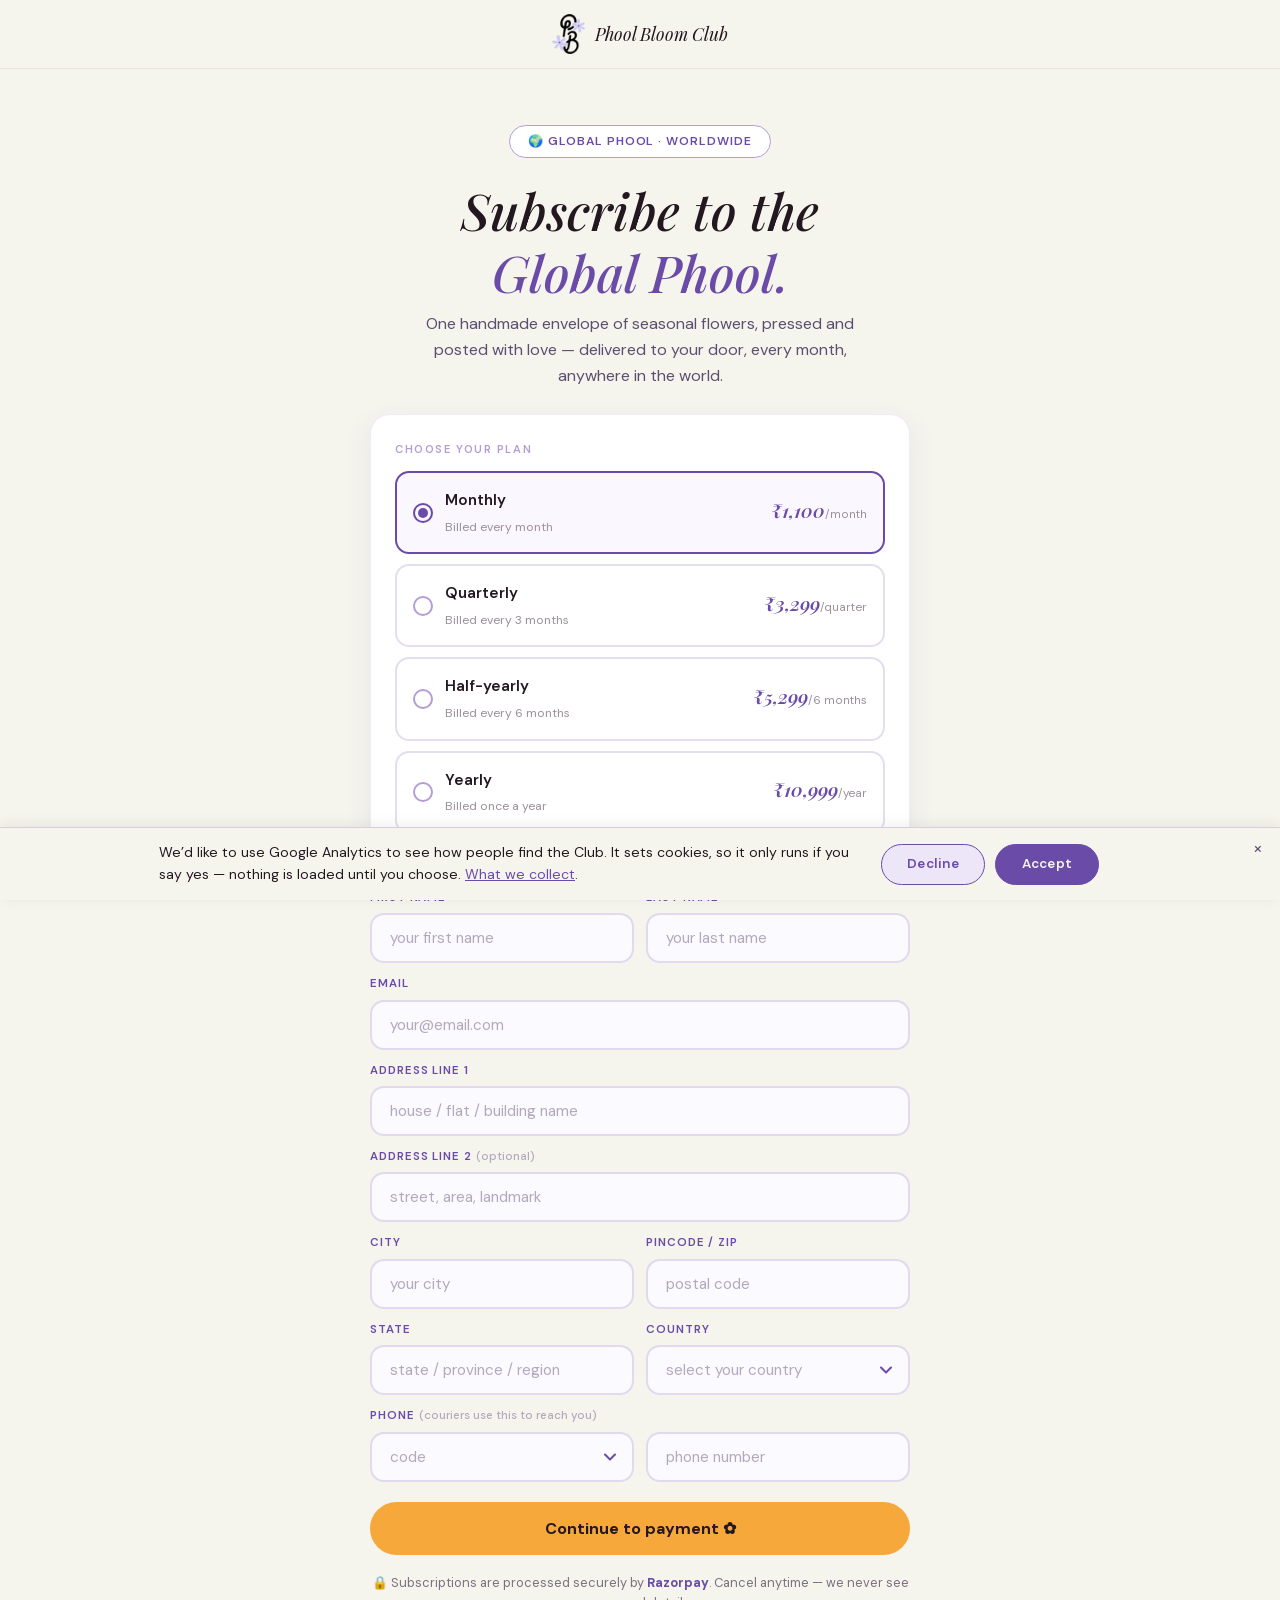
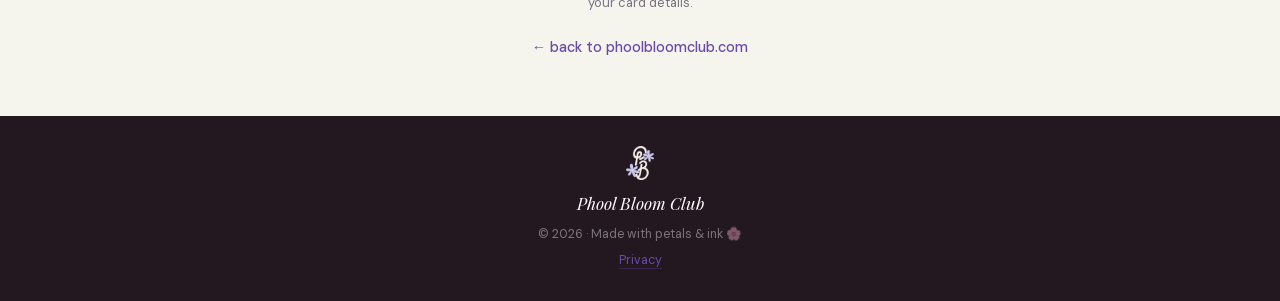
<file: checkout/global/index.html>
<!DOCTYPE html>
<html lang="en">
<head>
<meta charset="UTF-8">
<meta name="viewport" content="width=device-width, initial-scale=1.0">

<!-- GA4 (G-EK1XCDZWTH) is loaded by consent.js, and only after the
     visitor accepts. Do not add a gtag.js tag directly to this page. -->
<script src="/consent.js"></script>
<title>Checkout · Global Phool — Phool Bloom Club ✿</title>
<meta name="description" content="Subscribe to the Global Phool plan — one handmade envelope of flowers, every month, delivered worldwide.">

<!-- Favicons (same as homepage) -->
<link rel="icon" type="image/svg+xml" href="/favicon.svg">
<link rel="icon" type="image/png" sizes="32x32" href="/favicon-32x32.png">
<link rel="icon" type="image/png" sizes="16x16" href="/favicon-16x16.png">
<link rel="apple-touch-icon" sizes="180x180" href="/apple-touch-icon.png">
<link rel="shortcut icon" href="/favicon.ico">
<link rel="manifest" href="/site.webmanifest">

<!-- Fonts are self-hosted (see /fonts.css). Nothing here may point at
     Google's font CDN: that would leak every visitor's IP to Google on
     page load, which /privacy/ states does not happen. -->
<link rel="preload" href="/fonts/playfair-display-italic-latin.woff2" as="font" type="font/woff2" crossorigin>
<link rel="preload" href="/fonts/dm-sans-normal-latin.woff2" as="font" type="font/woff2" crossorigin>
<link rel="stylesheet" href="/fonts.css">
<style>
:root{
  --purple:#6b4ba8;--amber:#f6a93a;--yellow:#f7ec8d;--green:#94b15e;--green-dark:#6a8a3e;
  --cream:#f5f4ed;--dark:#241820;--purple-light:#ede5f8;--purple-mid:#b49dd4;
}
*,*::before,*::after{box-sizing:border-box;margin:0;padding:0}
html{scroll-behavior:smooth}
body{background:var(--cream);color:var(--dark);font-family:'DM Sans',sans-serif;font-size:16px;line-height:1.6;min-height:100vh;display:flex;flex-direction:column}
h1,h2,h3{font-family:'Playfair Display',serif;font-weight:500;line-height:1.2}
h1{font-style:italic;font-size:clamp(2rem,4.5vw,3.2rem)}
h2{font-style:italic;font-size:1.4rem}
h3{font-style:normal;font-size:1.05rem}
[hidden]{display:none !important}

nav{background:rgba(245,244,237,.96);backdrop-filter:blur(14px);border-bottom:1px solid rgba(107,75,168,.1);padding:14px 32px;display:flex;align-items:center;justify-content:center}
.nav-logo-wrap{display:flex;align-items:center;gap:10px;text-decoration:none}
.nav-mark{height:40px;width:auto;display:block}
.nav-logo-text{font-family:'Playfair Display',serif;font-size:1.1rem;color:var(--dark);font-style:italic}

main{flex:1;display:flex;align-items:center;justify-content:center;padding:56px 24px}
.checkout{max-width:540px;width:100%;text-align:center}
.pill{display:inline-block;background:white;border:1.5px solid var(--purple-mid);color:var(--purple);border-radius:100px;padding:6px 18px;font-size:.76rem;font-weight:600;letter-spacing:.08em;margin-bottom:22px}
.checkout h1{color:var(--dark);margin-bottom:8px}
.checkout h1 em{color:var(--purple)}
.intro{color:#5a4f6e;font-size:1rem;margin:0 auto 26px;max-width:430px}


.card{background:#fff;border-radius:20px;padding:26px 24px;border:1.5px solid rgba(107,75,168,.1);box-shadow:0 8px 28px rgba(107,75,168,.08);margin-bottom:22px;text-align:left}
.section-label{font-size:.7rem;font-weight:600;letter-spacing:.14em;text-transform:uppercase;color:var(--purple-mid);margin-bottom:12px;display:block}

.plans{display:flex;flex-direction:column;gap:10px;margin-bottom:6px}
.plan{position:relative;display:flex;align-items:center;justify-content:space-between;gap:12px;border:2px solid rgba(107,75,168,.18);border-radius:14px;padding:14px 16px;cursor:pointer;transition:border-color .2s,background .2s}
.plan:hover{border-color:var(--purple-mid)}
.plan input{position:absolute;opacity:0;pointer-events:none}
.plan.is-selected{border-color:var(--purple);background:#faf7ff}
.plan-left{display:flex;align-items:center;gap:12px}
.plan-radio{width:20px;height:20px;border-radius:50%;border:2px solid var(--purple-mid);flex-shrink:0;position:relative;transition:border-color .2s}
.plan.is-selected .plan-radio{border-color:var(--purple)}
.plan.is-selected .plan-radio::after{content:'';position:absolute;inset:3px;border-radius:50%;background:var(--purple)}
.plan-name{font-weight:600;font-size:.95rem;color:var(--dark)}
.plan-sub{font-size:.76rem;color:#9a9099}
.plan-price{text-align:right;white-space:nowrap}
.plan-amount{font-family:'Playfair Display',serif;font-style:italic;font-weight:600;font-size:1.2rem;color:var(--purple);line-height:1.1}
.plan-period{font-size:.72rem;color:#9a9099}

.co-form{display:flex;flex-direction:column;gap:12px;text-align:left;margin-top:20px}
.co-form label{font-size:.72rem;font-weight:600;letter-spacing:.08em;text-transform:uppercase;color:var(--purple);margin-bottom:-6px;display:block}
.co-form input,.co-form textarea{width:100%;padding:13px 18px;border-radius:14px;border:2px solid rgba(107,75,168,.18);background:#fbfaff;color:var(--dark);font-family:'DM Sans',sans-serif;font-size:.95rem;outline:none;transition:border-color .2s}
.co-form textarea{resize:vertical;min-height:84px;line-height:1.5}
.co-form input:focus,.co-form textarea:focus,.co-form select:focus{border-color:var(--purple)}
.co-form input::placeholder,.co-form textarea::placeholder{color:#b3a9bd}
.co-form select{width:100%;padding:13px 40px 13px 18px;border-radius:14px;border:2px solid rgba(107,75,168,.18);background-color:#fbfaff;color:var(--dark);font-family:'DM Sans',sans-serif;font-size:.95rem;outline:none;transition:border-color .2s;cursor:pointer;appearance:none;-webkit-appearance:none;-moz-appearance:none;background-image:url("data:image/svg+xml,%3Csvg xmlns='http://www.w3.org/2000/svg' width='12' height='8'%3E%3Cpath d='M1 1.5L6 6.5L11 1.5' stroke='%236b4ba8' stroke-width='2' fill='none' stroke-linecap='round' stroke-linejoin='round'/%3E%3C/svg%3E");background-repeat:no-repeat;background-position:right 16px center}
.co-form select:invalid{color:#b3a9bd}
.co-row{display:grid;grid-template-columns:1fr 1fr;gap:12px}
.co-cell{display:flex;flex-direction:column;gap:6px;min-width:0}
.co-cell label{margin-bottom:0}
@media(max-width:540px){.co-row{grid-template-columns:1fr}}
.optional{color:#b3a9bd;font-weight:500;text-transform:none;letter-spacing:0}

.btn-pay{display:inline-flex;align-items:center;justify-content:center;gap:8px;width:100%;margin-top:8px;background:var(--amber);color:var(--dark);border:none;padding:16px 24px;border-radius:100px;font-family:'DM Sans',sans-serif;font-weight:700;font-size:1rem;cursor:pointer;transition:all .25s}
.btn-pay:hover{transform:translateY(-2px);box-shadow:0 8px 24px rgba(246,169,58,.4)}
.btn-pay:disabled{opacity:.6;cursor:not-allowed;transform:none;box-shadow:none}
.btn-pay .btn-loading{display:none}
.btn-pay.is-loading .btn-label{display:none}
.btn-pay.is-loading .btn-loading{display:inline}

.co-error{margin-top:14px;color:#a3322f;font-size:.86rem;background:rgba(220,80,80,.1);border:1px solid rgba(220,80,80,.28);padding:11px 16px;border-radius:10px;text-align:center}
.loading-note{color:#9a9099;font-size:.9rem;padding:8px 0}
.secure-note{margin-top:18px;color:#7a7080;font-size:.8rem}
.secure-note strong{color:var(--purple)}
.back{display:inline-block;margin-top:22px;color:var(--purple);text-decoration:none;font-size:.9rem;font-weight:500;border-bottom:1px solid transparent;transition:border-color .2s}
.back:hover{border-color:var(--purple)}

footer{background:var(--dark);padding:30px 24px;text-align:center}
.footer-mark{height:34px;width:auto;display:block;margin:0 auto 10px}
.footer-text{font-family:'Playfair Display',serif;font-style:italic;font-size:1.05rem;color:#fff;margin-bottom:8px}
.footer-copy{color:rgba(255,255,255,.4);font-size:.78rem}
@media(max-width:540px){.card{padding:22px 18px}}
.sr-only{position:absolute;width:1px;height:1px;padding:0;margin:-1px;overflow:hidden;clip:rect(0,0,0,0);white-space:nowrap;border:0}
.err-link{display:inline-block;margin-left:4px;color:#6b4ba8;font-weight:600;text-decoration:underline}
</style>
</head>
<body>

<nav>
  <a href="/" class="nav-logo-wrap">
    <img class="nav-mark" src="/logo-nav.png" alt="Phool Bloom Club">
    <span class="nav-logo-text">Phool Bloom Club</span>
  </a>
</nav>

<main>
  <div class="checkout">
    <div class="pill">🌍 GLOBAL PHOOL · WORLDWIDE</div>
    <h1>Subscribe to the<br><em>Global Phool.</em></h1>
    <p class="intro">One handmade envelope of seasonal flowers, pressed and posted with love — delivered to your door, every month, anywhere in the world.</p>

    <div class="card">
      <span class="section-label">Choose your plan</span>
      <div class="plans" id="plans">
        <p class="loading-note" id="plans-loading">Loading plans…</p>
      </div>
    </div>

    <form class="co-form" id="co-form" novalidate hidden>
      <div class="co-row">
        <div class="co-cell">
          <label for="first_name">First name</label>
          <input type="text" id="first_name" name="first_name" placeholder="your first name" required autocomplete="given-name">
        </div>
        <div class="co-cell">
          <label for="last_name">Last name</label>
          <input type="text" id="last_name" name="last_name" placeholder="your last name" required autocomplete="family-name">
        </div>
      </div>
      <label for="email">Email</label>
      <input type="email" id="email" name="email" placeholder="your@email.com" required autocomplete="email">
      <label for="address1">Address line 1</label>
      <input type="text" id="address1" name="address1" placeholder="house / flat / building name" required autocomplete="address-line1">
      <label for="address2">Address line 2 <span class="optional">(optional)</span></label>
      <input type="text" id="address2" name="address2" placeholder="street, area, landmark" autocomplete="address-line2">
      <div class="co-row">
        <div class="co-cell">
          <label for="city">City</label>
          <input type="text" id="city" name="city" placeholder="your city" required autocomplete="address-level2">
        </div>
        <div class="co-cell">
          <label for="pincode">Pincode / ZIP</label>
          <input type="text" id="pincode" name="pincode" placeholder="postal code" required autocomplete="postal-code">
        </div>
      </div>
      <div class="co-row">
        <div class="co-cell" id="state-cell">
          <label for="state">State</label>
          <select id="state" name="state" required></select>
        </div>
        <div class="co-cell">
          <label for="country">Country</label>
          <select id="country" name="country" required></select>
        </div>
      </div>
      <label for="phone">Phone <span class="optional">(couriers use this to reach you)</span></label>
      <div class="co-row">
        <div class="co-cell co-cell-code">
          <label for="phone_code" class="sr-only">Country code</label>
          <select id="phone_code" name="phone_code" required></select>
        </div>
        <div class="co-cell">
          <label for="phone" class="sr-only">Phone number</label>
          <input type="tel" id="phone" name="phone" placeholder="phone number" required
                 autocomplete="tel-national" inputmode="numeric" maxlength="14">
        </div>
      </div>
      <button type="submit" class="btn-pay" id="co-submit">
        <span class="btn-label">Continue to payment ✿</span>
        <span class="btn-loading">Opening secure checkout…</span>
      </button>
    </form>
    <p class="co-error" id="co-error" hidden></p>

    <p class="secure-note">🔒 Subscriptions are processed securely by <strong>Razorpay</strong>. Cancel anytime — we never see your card details.</p>
    <a href="/" class="back">← back to phoolbloomclub.com</a>
  </div>
</main>

<footer>
  <img class="footer-mark" src="/logo-footer.png" alt="">
  <div class="footer-text">Phool Bloom Club</div>
  <p class="footer-copy">© 2026 · Made with petals &amp; ink 🌸</p>
  <p class="footer-copy" style="margin-top:6px"><a href="/privacy/" style="color:var(--purple);text-decoration:none;border-bottom:1px solid rgba(107,75,168,.3)">Privacy</a></p>
</footer>

<script src="https://checkout.razorpay.com/v1/checkout.js"></script>
<script src="/checkout/states-data.js"></script>
<script>
/* ============================================================
   Global Phool checkout — Razorpay Subscriptions
   1. On load: render the subscription plan options.
   2. On submit: POST /api/create-subscription → subscription_id
   3. Open Razorpay modal with that subscription_id.
   4. On success: redirect to /welcome/ (fulfilment/tagging is handled
      server-side by the razorpay-webhook on the first charge).
   The Key ID below is the PUBLIC Razorpay key — safe to expose.
============================================================ */
(function () {
  const RAZORPAY_KEY_ID = 'rzp_live_TLe5DemKoljncS'; // public key id only — safe client-side
  const REGION = 'global';

  // NOTE: `tier` is the pricing tier (regular vs founding), NOT a plan
  // identifier — it is 'regular' for all four. Use `id` to identify a plan.
  const REGULAR_PLANS = [
    { id: 'plan_T2j9gFKzuMeZV0', name: 'Monthly',     sub: 'Billed every month',    amount: '₹1,100',  period: '/month',    tier: 'regular' },
    { id: 'plan_T2jAi0qikOAied', name: 'Quarterly',   sub: 'Billed every 3 months', amount: '₹3,299',  period: '/quarter',  tier: 'regular' },
    { id: 'plan_T2jDRG4X3DCqk6', name: 'Half-yearly', sub: 'Billed every 6 months', amount: '₹5,299',  period: '/6 months', tier: 'regular' },
    { id: 'plan_T2jFAcpX9baJIb', name: 'Yearly',      sub: 'Billed once a year',    amount: '₹10,999', period: '/year',     tier: 'regular' },
  ];

  const plansEl   = document.getElementById('plans');
  const loadingEl = document.getElementById('plans-loading');
  const form      = document.getElementById('co-form');
  const button    = document.getElementById('co-submit');
  const errorEl   = document.getElementById('co-error');

  let plans = [];
  let selectedId = null;

  function showError(msg){ errorEl.textContent = msg; errorEl.hidden = false; }

  /* Same as showError but appends a link, so a wrong-region address sends
     someone to the right plan instead of dead-ending. Built from DOM nodes
     and the href is whitelisted, so a server string can never inject markup. */
  const REDIRECTS = { '/checkout/desi/': 'Go to Desi Phool →',
                      '/checkout/global/': 'Go to Global Phool →' };
  function showErrorWithLink(msg, href){
    if (!Object.prototype.hasOwnProperty.call(REDIRECTS, href)) { showError(msg); return; }
    errorEl.textContent = '';
    errorEl.appendChild(document.createTextNode(msg + ' '));
    const a = document.createElement('a');
    a.href = href;
    a.textContent = REDIRECTS[href];
    a.className = 'err-link';
    errorEl.appendChild(a);
    errorEl.hidden = false;
  }
  function clearError(){ errorEl.hidden = true; errorEl.textContent = ''; }
  function setLoading(on){ button.disabled = on; button.classList.toggle('is-loading', on); }
  function planById(id){ return plans.find(p => p.id === id); }

  /* Postcode validation. India has one exact, well-known format so it is
     checked properly. Everywhere else gets a deliberately loose sanity check
     rather than a guessed national regex — a wrong strict rule would block
     real customers, which is worse than letting an odd value through. */
  function isValidPostcode(pc, country){
    pc = (pc || '').trim();
    if (country === 'India') return /^[1-9]\d{5}$/.test(pc);
    if (pc.length < 3 || pc.length > 12) return false;
    if (!/^[A-Za-z0-9][A-Za-z0-9 -]*[A-Za-z0-9]$/.test(pc)) return false;
    if (/^(.)\1+$/.test(pc.replace(/[ -]/g, ''))) return false; // 000, aaaa, ---
    return true;
  }
  function postcodeHint(country){
    return country === 'India'
      ? 'Please enter a valid 6-digit Indian pincode.'
      : 'Please enter a valid postal code (at least 3 characters, letters and digits).';
  }
  function esc(x){ return String(x).replace(/&/g,'&amp;').replace(/</g,'&lt;').replace(/>/g,'&gt;').replace(/"/g,'&quot;'); }

  // ---- Delivery address: full country list + dynamic state field ----
  const COUNTRIES = ["Afghanistan","Albania","Algeria","Andorra","Angola","Antigua and Barbuda","Argentina","Armenia","Australia","Austria","Azerbaijan","Bahamas","Bahrain","Bangladesh","Barbados","Belarus","Belgium","Belize","Benin","Bhutan","Bolivia","Bosnia and Herzegovina","Botswana","Brazil","Brunei","Bulgaria","Burkina Faso","Burundi","Cambodia","Cameroon","Canada","Cape Verde","Central African Republic","Chad","Chile","China","Colombia","Comoros","Congo","Costa Rica","Croatia","Cuba","Cyprus","Czechia","Denmark","Djibouti","Dominica","Dominican Republic","Ecuador","Egypt","El Salvador","Equatorial Guinea","Eritrea","Estonia","Eswatini","Ethiopia","Fiji","Finland","France","Gabon","Gambia","Georgia","Germany","Ghana","Greece","Grenada","Guatemala","Guinea","Guinea-Bissau","Guyana","Haiti","Honduras","Hungary","Iceland","India","Indonesia","Iran","Iraq","Ireland","Israel","Italy","Ivory Coast","Jamaica","Japan","Jordan","Kazakhstan","Kenya","Kiribati","Kuwait","Kyrgyzstan","Laos","Latvia","Lebanon","Lesotho","Liberia","Libya","Liechtenstein","Lithuania","Luxembourg","Madagascar","Malawi","Malaysia","Maldives","Mali","Malta","Marshall Islands","Mauritania","Mauritius","Mexico","Micronesia","Moldova","Monaco","Mongolia","Montenegro","Morocco","Mozambique","Myanmar","Namibia","Nauru","Nepal","Netherlands","New Zealand","Nicaragua","Niger","Nigeria","North Korea","North Macedonia","Norway","Oman","Pakistan","Palau","Palestine","Panama","Papua New Guinea","Paraguay","Peru","Philippines","Poland","Portugal","Qatar","Romania","Russia","Rwanda","Saint Kitts and Nevis","Saint Lucia","Saint Vincent and the Grenadines","Samoa","San Marino","Sao Tome and Principe","Saudi Arabia","Senegal","Serbia","Seychelles","Sierra Leone","Singapore","Slovakia","Slovenia","Solomon Islands","Somalia","South Africa","South Korea","South Sudan","Spain","Sri Lanka","Sudan","Suriname","Sweden","Switzerland","Syria","Taiwan","Tajikistan","Tanzania","Thailand","Timor-Leste","Togo","Tonga","Trinidad and Tobago","Tunisia","Turkey","Turkmenistan","Tuvalu","Uganda","Ukraine","United Arab Emirates","United Kingdom","United States","Uruguay","Uzbekistan","Vanuatu","Vatican City","Venezuela","Vietnam","Yemen","Zambia","Zimbabwe"];

  const STATES = window.PB_STATES || {};

  function renderStateField(countryName){
    const cell     = document.getElementById('state-cell');
    const existing = document.getElementById('state');
    const states   = STATES[countryName];
    let el;
    if (states && states.length){
      el = document.createElement('select');
      el.innerHTML = '<option value="" disabled selected>select state / province</option>' +
        states.map(s => '<option value="' + esc(s) + '">' + esc(s) + '</option>').join('');
    } else {
      el = document.createElement('input');
      el.type = 'text';
      el.placeholder = 'state / province / region';
      el.setAttribute('autocomplete', 'address-level1');
    }
    el.id = 'state'; el.name = 'state'; el.required = true;
    el.addEventListener('input', clearError);
    el.addEventListener('change', clearError);
    if (existing) existing.replaceWith(el); else cell.appendChild(el);
  }

  const DIAL = window.PB_DIAL_CODES || {};
  // Region default: desi is India-only, global starts unset so nobody
  // accidentally submits an Indian code from another country.
  const DEFAULT_DIAL = '';

  function setupPhoneCode(){
    const sel = document.getElementById('phone_code');
    if (!sel) return;
    const opts = Object.keys(DIAL).sort().map(function(c){
      return '<option value="' + DIAL[c] + '">' + DIAL[c] + '  ' + c + '</option>';
    });
    sel.innerHTML = '<option value="" disabled>code</option>' + opts.join('');
    sel.value = DEFAULT_DIAL || '';
    if (!sel.value) sel.selectedIndex = 0;
    // Follow the delivery country unless the visitor has chosen a code themselves.
    const countrySel = document.getElementById('country');
    if (countrySel) {
      sel.addEventListener('change', function(){ sel.dataset.touched = '1'; clearError(); });
      countrySel.addEventListener('change', function(){
        if (sel.dataset.touched) return;
        const code = DIAL[countrySel.value];
        if (code) sel.value = code;
      });
    }
  }

  /* Region enforcement, client side. This page only offers countries its
     plan can ship to, so the wrong combination is unreachable through the
     UI. It is UX, not the guarantee — create-subscription.js re-checks the
     region from the PLAN ID, which the client cannot influence. */
  const ALLOWED_COUNTRIES = COUNTRIES.filter(c => c !== 'India');
  const DEFAULT_COUNTRY   = '';

  function setupAddress(){
    const countrySel = document.getElementById('country');
    const opts = ALLOWED_COUNTRIES.map(c =>
      '<option value="' + esc(c) + '"' + (c === DEFAULT_COUNTRY ? ' selected' : '') + '>' + esc(c) + '</option>'
    ).join('');
    countrySel.innerHTML =
      (DEFAULT_COUNTRY ? '' : '<option value="" disabled selected>select your country</option>') + opts;
    renderStateField(DEFAULT_COUNTRY);
    countrySel.addEventListener('change', function(){ renderStateField(countrySel.value); clearError(); });
  }

  function renderPlans(list){
    plans = list;
    plansEl.innerHTML = '';
    list.forEach((p, i) => {
      const wrap = document.createElement('label');
      wrap.className = 'plan' + (i === 0 ? ' is-selected' : '');
      wrap.innerHTML =
        '<span class="plan-left">' +
          '<input type="radio" name="plan" value="' + p.id + '"' + (i === 0 ? ' checked' : '') + '>' +
          '<span class="plan-radio"></span>' +
          '<span><span class="plan-name">' + p.name +
          '</span><br><span class="plan-sub">' + p.sub + '</span></span>' +
        '</span>' +
        '<span class="plan-price"><span class="plan-amount">' + p.amount + '</span>' +
          '<span class="plan-period">' + p.period + '</span></span>';
      wrap.querySelector('input').addEventListener('change', () => selectPlan(p.id));
      plansEl.appendChild(wrap);
    });
    if (list.length) selectPlan(requestedPlanId(list) || list[0].id);
  }

  /* A plan id may arrive as ?plan=... from the homepage tier selector, so a
     visitor who picked "Yearly" there does not land on "Monthly" here.
     The query string is USER-CONTROLLED, so it is honoured only when it
     matches a plan this page actually sells. Anything else — an unknown id,
     junk, a blocklisted plan, or a valid plan from the other region — falls
     back to the first plan rather than erroring. Same treatment as
     /thank-you/ gives its params. */
  function requestedPlanId(list){
    var q;
    try { q = new URLSearchParams(window.location.search).get('plan'); }
    catch (e) { return null; }
    if (!q) return null;
    q = q.trim();
    for (var i = 0; i < list.length; i++) if (list[i].id === q) return q;
    return null;
  }

  function selectPlan(id){
    selectedId = id;
    [...plansEl.querySelectorAll('.plan')].forEach(el => {
      const input = el.querySelector('input');
      el.classList.toggle('is-selected', input.value === id);
      input.checked = input.value === id;
    });
  }

  async function init(){
    loadingEl.remove();
    renderPlans(REGULAR_PLANS.slice());
    form.hidden = false;

    /* Top of the funnel: the form is now on screen. Pairs with the
       `purchase` event on /thank-you/ to give the drop-off between
       reaching checkout and completing payment. No value here either —
       nothing is owed until Razorpay charges. */
    /* typeof-guarded: if consent.js is blocked (ad blocker, network
       failure) gtag is simply undefined, and analytics must never be
       able to throw inside page logic. */
    if (typeof gtag === 'function') {
      gtag('event', 'begin_checkout', {
        items: REGULAR_PLANS.map(function (p) {
          return { item_id: p.id, item_name: 'Global Phool · ' + p.name };
        })
      });
    }
  }

  form.addEventListener('submit', async function (e) {
    e.preventDefault();
    clearError();

    const firstName = form.first_name.value.trim();
    const email     = form.email.value.trim();
    const address1  = form.address1.value.trim();
    const address2  = form.address2.value.trim();
    const city      = form.city.value.trim();
    const pincode   = form.pincode.value.trim();
    const state     = form.state.value.trim();
    const country   = form.country.value.trim();
    const lastName  = form.last_name.value.trim();
    const phoneCode = form.phone_code.value.trim();
    const phoneNum  = form.phone.value.trim();
    const plan      = planById(selectedId);

    if (!plan)                                               { showError('Please choose a plan.'); return; }
    if (!firstName)                                          { showError('Please share your first name.'); form.first_name.focus(); return; }
    if (!lastName)                                           { showError('Please share your last name — couriers need it for the label.'); form.last_name.focus(); return; }
    if (!email || !/^[^\s@]+@[^\s@]+\.[^\s@]+$/.test(email)) { showError('Please enter a valid email address.'); form.email.focus(); return; }
    if (!address1)                                           { showError('Please enter your address (line 1).'); form.address1.focus(); return; }
    if (!city)                                               { showError('Please enter your city.'); form.city.focus(); return; }
    if (!pincode)                                            { showError('Please enter your pincode / ZIP.'); form.pincode.focus(); return; }
    if (!country)                                            { showError('Please select your country.'); form.country.focus(); return; }
    if (!state)                                              { showError('Please enter your state / province.'); form.state.focus(); return; }
    if (country === 'India') {
      showErrorWithLink("Shipping to India? Our Desi Phool plan is made for you — it's the same envelope at a lower price.", '/checkout/desi/');
      return;
    }
    if (!isValidPostcode(pincode, country))                  { showError(postcodeHint(country)); form.pincode.focus(); return; }
    if (!phoneCode)                                          { showError('Please choose your phone country code.'); form.phone_code.focus(); return; }
    if (!/^\d{6,14}$/.test(phoneNum))                        { showError('Please enter your phone number — digits only, 6 to 14 of them, without the country code.'); form.phone.focus(); return; }

    const address = [address1, address2, city, state, pincode, country].filter(Boolean).join(', ');
    const phone   = phoneCode + ' ' + phoneNum;   // e.g. "+49 17636071945"

    setLoading(true);

    let sub;
    try {
      const resp = await fetch('/api/create-subscription', {
        method: 'POST',
        headers: { 'Content-Type': 'application/json' },
        body: JSON.stringify({
        plan_id: plan.id,
        first_name: firstName,
        last_name: lastName,
        email: email,
        phone: phone,
        // Structured so create-subscription.js can re-validate each part
        // server-side rather than trusting a pre-joined string.
        address: { line1: address1, line2: address2, city: city, state: state,
                   pincode: pincode, country: country },
        notes: { address: address },
      }),
      });
      sub = await resp.json().catch(() => ({}));
      if (!resp.ok || !sub.subscription_id) {
        // A 400 is a validation result the visitor can act on, so show what
        // the server actually said — including a link to the right plan when
        // it offers one. Anything else stays generic.
        setLoading(false);
        if (resp.status === 400 && sub && sub.error) {
          if (sub.redirect) showErrorWithLink(sub.error, sub.redirect);
          else showError(sub.error);
        } else {
          showError("We couldn't start your subscription. Please try again, or write to hello@phoolbloomclub.com.");
        }
        console.error('[checkout] create-subscription', resp.status, sub && sub.error);
        return;
      }
    } catch (err) {
      setLoading(false);
      showError("We couldn't start your subscription. Please try again, or write to hello@phoolbloomclub.com.");
      console.error('[checkout] create-subscription', err);
      return;
    }

    const rzp = new Razorpay({
      key:             RAZORPAY_KEY_ID,
      subscription_id: sub.subscription_id,
      recurring:       true,
      name:            'Phool Bloom Club',
      description:     'Global Phool · ' + plan.name,
      image:           '/android-chrome-192x192.png',
      prefill:         { name: firstName + ' ' + lastName, email: email, contact: phone },
      theme:           { color: '#6B2D8B' },
      method: { upi: true, wallet: false, netbanking: false, card: true },
      handler: function () {
        // Authorisation captured. This is CLIENT-SIDE and is NOT proof of
        // payment — anyone can navigate to /thank-you/ directly. Fulfilment
        // (Kit tagging) happens only in razorpay-webhook.js on first charge,
        // which is the single source of truth. This redirect is UX only.
        // plan.id identifies the exact plan; plan.tier could not (it is
        // 'regular' for every plan in this list).
        window.location.href = '/thank-you/?region=' + REGION +
          '&plan=' + encodeURIComponent(plan.id) +
          '&first_name=' + encodeURIComponent(firstName);
      },
      modal: {
        ondismiss: function () {
          setLoading(false);
          showError('Checkout was closed before payment completed. You can try again whenever you’re ready.');
        },
      },
    });

    rzp.on('payment.failed', function (resp) {
      setLoading(false);
      const reason = (resp && resp.error && resp.error.description) || 'Your payment could not be processed.';
      showError(reason + ' Please try again, or use a different method.');
      console.error('[checkout] payment.failed', resp && resp.error);
    });

    setLoading(false);
    rzp.open();
  });

  setupAddress();
  setupPhoneCode();
  form.querySelectorAll('input').forEach(input => input.addEventListener('input', clearError));
  init();
})();
</script>

</body>
</html>
</file>
<file: fonts.css>
/* ============================================================
   Self-hosted webfonts — Phool Bloom Club

   These files are served from this domain. No request goes to Google
   when a page loads, so no visitor IP reaches Google just to render
   text. Do not reintroduce a <link> to Google's font CDN on any page.

   Generated from the exact CSS Google serves for the faces the site
   requested, so metrics and weights are unchanged. Only the latin and
   latin-ext subsets are shipped — cyrillic and vietnamese were dropped,
   nothing on this site uses them. latin-ext is kept because names with
   accents are accepted at checkout.

   Each family/style pair is one variable woff2 covering its whole weight
   range, so the per-weight blocks below all point at one file and the
   browser downloads it once. The weights are declared discretely, exactly
   as they were being requested before, rather than as a range.

   Faces: Playfair Display 400/500/600/700 roman + italic,
          DM Sans 300/400/500/600/700 roman, 300/400 italic,
          Figtree 400/600/700 roman.
============================================================ */


/* latin-ext */
@font-face {
  font-family: 'DM Sans';
  font-style: italic;
  font-weight: 300;
  font-display: swap;
  src: url(/fonts/dm-sans-italic-latin-ext.woff2) format('woff2');
  unicode-range: U+0100-02BA, U+02BD-02C5, U+02C7-02CC, U+02CE-02D7, U+02DD-02FF, U+0304, U+0308, U+0329, U+1D00-1DBF, U+1E00-1E9F, U+1EF2-1EFF, U+2020, U+20A0-20AB, U+20AD-20C0, U+2113, U+2C60-2C7F, U+A720-A7FF;
}

/* latin */
@font-face {
  font-family: 'DM Sans';
  font-style: italic;
  font-weight: 300;
  font-display: swap;
  src: url(/fonts/dm-sans-italic-latin.woff2) format('woff2');
  unicode-range: U+0000-00FF, U+0131, U+0152-0153, U+02BB-02BC, U+02C6, U+02DA, U+02DC, U+0304, U+0308, U+0329, U+2000-206F, U+20AC, U+2122, U+2191, U+2193, U+2212, U+2215, U+FEFF, U+FFFD;
}

/* latin-ext */
@font-face {
  font-family: 'DM Sans';
  font-style: italic;
  font-weight: 400;
  font-display: swap;
  src: url(/fonts/dm-sans-italic-latin-ext.woff2) format('woff2');
  unicode-range: U+0100-02BA, U+02BD-02C5, U+02C7-02CC, U+02CE-02D7, U+02DD-02FF, U+0304, U+0308, U+0329, U+1D00-1DBF, U+1E00-1E9F, U+1EF2-1EFF, U+2020, U+20A0-20AB, U+20AD-20C0, U+2113, U+2C60-2C7F, U+A720-A7FF;
}

/* latin */
@font-face {
  font-family: 'DM Sans';
  font-style: italic;
  font-weight: 400;
  font-display: swap;
  src: url(/fonts/dm-sans-italic-latin.woff2) format('woff2');
  unicode-range: U+0000-00FF, U+0131, U+0152-0153, U+02BB-02BC, U+02C6, U+02DA, U+02DC, U+0304, U+0308, U+0329, U+2000-206F, U+20AC, U+2122, U+2191, U+2193, U+2212, U+2215, U+FEFF, U+FFFD;
}

/* latin-ext */
@font-face {
  font-family: 'DM Sans';
  font-style: normal;
  font-weight: 300;
  font-display: swap;
  src: url(/fonts/dm-sans-normal-latin-ext.woff2) format('woff2');
  unicode-range: U+0100-02BA, U+02BD-02C5, U+02C7-02CC, U+02CE-02D7, U+02DD-02FF, U+0304, U+0308, U+0329, U+1D00-1DBF, U+1E00-1E9F, U+1EF2-1EFF, U+2020, U+20A0-20AB, U+20AD-20C0, U+2113, U+2C60-2C7F, U+A720-A7FF;
}

/* latin */
@font-face {
  font-family: 'DM Sans';
  font-style: normal;
  font-weight: 300;
  font-display: swap;
  src: url(/fonts/dm-sans-normal-latin.woff2) format('woff2');
  unicode-range: U+0000-00FF, U+0131, U+0152-0153, U+02BB-02BC, U+02C6, U+02DA, U+02DC, U+0304, U+0308, U+0329, U+2000-206F, U+20AC, U+2122, U+2191, U+2193, U+2212, U+2215, U+FEFF, U+FFFD;
}

/* latin-ext */
@font-face {
  font-family: 'DM Sans';
  font-style: normal;
  font-weight: 400;
  font-display: swap;
  src: url(/fonts/dm-sans-normal-latin-ext.woff2) format('woff2');
  unicode-range: U+0100-02BA, U+02BD-02C5, U+02C7-02CC, U+02CE-02D7, U+02DD-02FF, U+0304, U+0308, U+0329, U+1D00-1DBF, U+1E00-1E9F, U+1EF2-1EFF, U+2020, U+20A0-20AB, U+20AD-20C0, U+2113, U+2C60-2C7F, U+A720-A7FF;
}

/* latin */
@font-face {
  font-family: 'DM Sans';
  font-style: normal;
  font-weight: 400;
  font-display: swap;
  src: url(/fonts/dm-sans-normal-latin.woff2) format('woff2');
  unicode-range: U+0000-00FF, U+0131, U+0152-0153, U+02BB-02BC, U+02C6, U+02DA, U+02DC, U+0304, U+0308, U+0329, U+2000-206F, U+20AC, U+2122, U+2191, U+2193, U+2212, U+2215, U+FEFF, U+FFFD;
}

/* latin-ext */
@font-face {
  font-family: 'DM Sans';
  font-style: normal;
  font-weight: 500;
  font-display: swap;
  src: url(/fonts/dm-sans-normal-latin-ext.woff2) format('woff2');
  unicode-range: U+0100-02BA, U+02BD-02C5, U+02C7-02CC, U+02CE-02D7, U+02DD-02FF, U+0304, U+0308, U+0329, U+1D00-1DBF, U+1E00-1E9F, U+1EF2-1EFF, U+2020, U+20A0-20AB, U+20AD-20C0, U+2113, U+2C60-2C7F, U+A720-A7FF;
}

/* latin */
@font-face {
  font-family: 'DM Sans';
  font-style: normal;
  font-weight: 500;
  font-display: swap;
  src: url(/fonts/dm-sans-normal-latin.woff2) format('woff2');
  unicode-range: U+0000-00FF, U+0131, U+0152-0153, U+02BB-02BC, U+02C6, U+02DA, U+02DC, U+0304, U+0308, U+0329, U+2000-206F, U+20AC, U+2122, U+2191, U+2193, U+2212, U+2215, U+FEFF, U+FFFD;
}

/* latin-ext */
@font-face {
  font-family: 'DM Sans';
  font-style: normal;
  font-weight: 600;
  font-display: swap;
  src: url(/fonts/dm-sans-normal-latin-ext.woff2) format('woff2');
  unicode-range: U+0100-02BA, U+02BD-02C5, U+02C7-02CC, U+02CE-02D7, U+02DD-02FF, U+0304, U+0308, U+0329, U+1D00-1DBF, U+1E00-1E9F, U+1EF2-1EFF, U+2020, U+20A0-20AB, U+20AD-20C0, U+2113, U+2C60-2C7F, U+A720-A7FF;
}

/* latin */
@font-face {
  font-family: 'DM Sans';
  font-style: normal;
  font-weight: 600;
  font-display: swap;
  src: url(/fonts/dm-sans-normal-latin.woff2) format('woff2');
  unicode-range: U+0000-00FF, U+0131, U+0152-0153, U+02BB-02BC, U+02C6, U+02DA, U+02DC, U+0304, U+0308, U+0329, U+2000-206F, U+20AC, U+2122, U+2191, U+2193, U+2212, U+2215, U+FEFF, U+FFFD;
}

/* latin-ext */
@font-face {
  font-family: 'DM Sans';
  font-style: normal;
  font-weight: 700;
  font-display: swap;
  src: url(/fonts/dm-sans-normal-latin-ext.woff2) format('woff2');
  unicode-range: U+0100-02BA, U+02BD-02C5, U+02C7-02CC, U+02CE-02D7, U+02DD-02FF, U+0304, U+0308, U+0329, U+1D00-1DBF, U+1E00-1E9F, U+1EF2-1EFF, U+2020, U+20A0-20AB, U+20AD-20C0, U+2113, U+2C60-2C7F, U+A720-A7FF;
}

/* latin */
@font-face {
  font-family: 'DM Sans';
  font-style: normal;
  font-weight: 700;
  font-display: swap;
  src: url(/fonts/dm-sans-normal-latin.woff2) format('woff2');
  unicode-range: U+0000-00FF, U+0131, U+0152-0153, U+02BB-02BC, U+02C6, U+02DA, U+02DC, U+0304, U+0308, U+0329, U+2000-206F, U+20AC, U+2122, U+2191, U+2193, U+2212, U+2215, U+FEFF, U+FFFD;
}

/* latin-ext */
@font-face {
  font-family: 'Figtree';
  font-style: normal;
  font-weight: 400;
  font-display: swap;
  src: url(/fonts/figtree-normal-latin-ext.woff2) format('woff2');
  unicode-range: U+0100-02BA, U+02BD-02C5, U+02C7-02CC, U+02CE-02D7, U+02DD-02FF, U+0304, U+0308, U+0329, U+1D00-1DBF, U+1E00-1E9F, U+1EF2-1EFF, U+2020, U+20A0-20AB, U+20AD-20C0, U+2113, U+2C60-2C7F, U+A720-A7FF;
}

/* latin */
@font-face {
  font-family: 'Figtree';
  font-style: normal;
  font-weight: 400;
  font-display: swap;
  src: url(/fonts/figtree-normal-latin.woff2) format('woff2');
  unicode-range: U+0000-00FF, U+0131, U+0152-0153, U+02BB-02BC, U+02C6, U+02DA, U+02DC, U+0304, U+0308, U+0329, U+2000-206F, U+20AC, U+2122, U+2191, U+2193, U+2212, U+2215, U+FEFF, U+FFFD;
}

/* latin-ext */
@font-face {
  font-family: 'Figtree';
  font-style: normal;
  font-weight: 600;
  font-display: swap;
  src: url(/fonts/figtree-normal-latin-ext.woff2) format('woff2');
  unicode-range: U+0100-02BA, U+02BD-02C5, U+02C7-02CC, U+02CE-02D7, U+02DD-02FF, U+0304, U+0308, U+0329, U+1D00-1DBF, U+1E00-1E9F, U+1EF2-1EFF, U+2020, U+20A0-20AB, U+20AD-20C0, U+2113, U+2C60-2C7F, U+A720-A7FF;
}

/* latin */
@font-face {
  font-family: 'Figtree';
  font-style: normal;
  font-weight: 600;
  font-display: swap;
  src: url(/fonts/figtree-normal-latin.woff2) format('woff2');
  unicode-range: U+0000-00FF, U+0131, U+0152-0153, U+02BB-02BC, U+02C6, U+02DA, U+02DC, U+0304, U+0308, U+0329, U+2000-206F, U+20AC, U+2122, U+2191, U+2193, U+2212, U+2215, U+FEFF, U+FFFD;
}

/* latin-ext */
@font-face {
  font-family: 'Figtree';
  font-style: normal;
  font-weight: 700;
  font-display: swap;
  src: url(/fonts/figtree-normal-latin-ext.woff2) format('woff2');
  unicode-range: U+0100-02BA, U+02BD-02C5, U+02C7-02CC, U+02CE-02D7, U+02DD-02FF, U+0304, U+0308, U+0329, U+1D00-1DBF, U+1E00-1E9F, U+1EF2-1EFF, U+2020, U+20A0-20AB, U+20AD-20C0, U+2113, U+2C60-2C7F, U+A720-A7FF;
}

/* latin */
@font-face {
  font-family: 'Figtree';
  font-style: normal;
  font-weight: 700;
  font-display: swap;
  src: url(/fonts/figtree-normal-latin.woff2) format('woff2');
  unicode-range: U+0000-00FF, U+0131, U+0152-0153, U+02BB-02BC, U+02C6, U+02DA, U+02DC, U+0304, U+0308, U+0329, U+2000-206F, U+20AC, U+2122, U+2191, U+2193, U+2212, U+2215, U+FEFF, U+FFFD;
}

/* latin-ext */
@font-face {
  font-family: 'Playfair Display';
  font-style: italic;
  font-weight: 400;
  font-display: swap;
  src: url(/fonts/playfair-display-italic-latin-ext.woff2) format('woff2');
  unicode-range: U+0100-02BA, U+02BD-02C5, U+02C7-02CC, U+02CE-02D7, U+02DD-02FF, U+0304, U+0308, U+0329, U+1D00-1DBF, U+1E00-1E9F, U+1EF2-1EFF, U+2020, U+20A0-20AB, U+20AD-20C0, U+2113, U+2C60-2C7F, U+A720-A7FF;
}

/* latin */
@font-face {
  font-family: 'Playfair Display';
  font-style: italic;
  font-weight: 400;
  font-display: swap;
  src: url(/fonts/playfair-display-italic-latin.woff2) format('woff2');
  unicode-range: U+0000-00FF, U+0131, U+0152-0153, U+02BB-02BC, U+02C6, U+02DA, U+02DC, U+0304, U+0308, U+0329, U+2000-206F, U+20AC, U+2122, U+2191, U+2193, U+2212, U+2215, U+FEFF, U+FFFD;
}

/* latin-ext */
@font-face {
  font-family: 'Playfair Display';
  font-style: italic;
  font-weight: 500;
  font-display: swap;
  src: url(/fonts/playfair-display-italic-latin-ext.woff2) format('woff2');
  unicode-range: U+0100-02BA, U+02BD-02C5, U+02C7-02CC, U+02CE-02D7, U+02DD-02FF, U+0304, U+0308, U+0329, U+1D00-1DBF, U+1E00-1E9F, U+1EF2-1EFF, U+2020, U+20A0-20AB, U+20AD-20C0, U+2113, U+2C60-2C7F, U+A720-A7FF;
}

/* latin */
@font-face {
  font-family: 'Playfair Display';
  font-style: italic;
  font-weight: 500;
  font-display: swap;
  src: url(/fonts/playfair-display-italic-latin.woff2) format('woff2');
  unicode-range: U+0000-00FF, U+0131, U+0152-0153, U+02BB-02BC, U+02C6, U+02DA, U+02DC, U+0304, U+0308, U+0329, U+2000-206F, U+20AC, U+2122, U+2191, U+2193, U+2212, U+2215, U+FEFF, U+FFFD;
}

/* latin-ext */
@font-face {
  font-family: 'Playfair Display';
  font-style: italic;
  font-weight: 600;
  font-display: swap;
  src: url(/fonts/playfair-display-italic-latin-ext.woff2) format('woff2');
  unicode-range: U+0100-02BA, U+02BD-02C5, U+02C7-02CC, U+02CE-02D7, U+02DD-02FF, U+0304, U+0308, U+0329, U+1D00-1DBF, U+1E00-1E9F, U+1EF2-1EFF, U+2020, U+20A0-20AB, U+20AD-20C0, U+2113, U+2C60-2C7F, U+A720-A7FF;
}

/* latin */
@font-face {
  font-family: 'Playfair Display';
  font-style: italic;
  font-weight: 600;
  font-display: swap;
  src: url(/fonts/playfair-display-italic-latin.woff2) format('woff2');
  unicode-range: U+0000-00FF, U+0131, U+0152-0153, U+02BB-02BC, U+02C6, U+02DA, U+02DC, U+0304, U+0308, U+0329, U+2000-206F, U+20AC, U+2122, U+2191, U+2193, U+2212, U+2215, U+FEFF, U+FFFD;
}

/* latin-ext */
@font-face {
  font-family: 'Playfair Display';
  font-style: italic;
  font-weight: 700;
  font-display: swap;
  src: url(/fonts/playfair-display-italic-latin-ext.woff2) format('woff2');
  unicode-range: U+0100-02BA, U+02BD-02C5, U+02C7-02CC, U+02CE-02D7, U+02DD-02FF, U+0304, U+0308, U+0329, U+1D00-1DBF, U+1E00-1E9F, U+1EF2-1EFF, U+2020, U+20A0-20AB, U+20AD-20C0, U+2113, U+2C60-2C7F, U+A720-A7FF;
}

/* latin */
@font-face {
  font-family: 'Playfair Display';
  font-style: italic;
  font-weight: 700;
  font-display: swap;
  src: url(/fonts/playfair-display-italic-latin.woff2) format('woff2');
  unicode-range: U+0000-00FF, U+0131, U+0152-0153, U+02BB-02BC, U+02C6, U+02DA, U+02DC, U+0304, U+0308, U+0329, U+2000-206F, U+20AC, U+2122, U+2191, U+2193, U+2212, U+2215, U+FEFF, U+FFFD;
}

/* latin-ext */
@font-face {
  font-family: 'Playfair Display';
  font-style: normal;
  font-weight: 400;
  font-display: swap;
  src: url(/fonts/playfair-display-normal-latin-ext.woff2) format('woff2');
  unicode-range: U+0100-02BA, U+02BD-02C5, U+02C7-02CC, U+02CE-02D7, U+02DD-02FF, U+0304, U+0308, U+0329, U+1D00-1DBF, U+1E00-1E9F, U+1EF2-1EFF, U+2020, U+20A0-20AB, U+20AD-20C0, U+2113, U+2C60-2C7F, U+A720-A7FF;
}

/* latin */
@font-face {
  font-family: 'Playfair Display';
  font-style: normal;
  font-weight: 400;
  font-display: swap;
  src: url(/fonts/playfair-display-normal-latin.woff2) format('woff2');
  unicode-range: U+0000-00FF, U+0131, U+0152-0153, U+02BB-02BC, U+02C6, U+02DA, U+02DC, U+0304, U+0308, U+0329, U+2000-206F, U+20AC, U+2122, U+2191, U+2193, U+2212, U+2215, U+FEFF, U+FFFD;
}

/* latin-ext */
@font-face {
  font-family: 'Playfair Display';
  font-style: normal;
  font-weight: 500;
  font-display: swap;
  src: url(/fonts/playfair-display-normal-latin-ext.woff2) format('woff2');
  unicode-range: U+0100-02BA, U+02BD-02C5, U+02C7-02CC, U+02CE-02D7, U+02DD-02FF, U+0304, U+0308, U+0329, U+1D00-1DBF, U+1E00-1E9F, U+1EF2-1EFF, U+2020, U+20A0-20AB, U+20AD-20C0, U+2113, U+2C60-2C7F, U+A720-A7FF;
}

/* latin */
@font-face {
  font-family: 'Playfair Display';
  font-style: normal;
  font-weight: 500;
  font-display: swap;
  src: url(/fonts/playfair-display-normal-latin.woff2) format('woff2');
  unicode-range: U+0000-00FF, U+0131, U+0152-0153, U+02BB-02BC, U+02C6, U+02DA, U+02DC, U+0304, U+0308, U+0329, U+2000-206F, U+20AC, U+2122, U+2191, U+2193, U+2212, U+2215, U+FEFF, U+FFFD;
}

/* latin-ext */
@font-face {
  font-family: 'Playfair Display';
  font-style: normal;
  font-weight: 600;
  font-display: swap;
  src: url(/fonts/playfair-display-normal-latin-ext.woff2) format('woff2');
  unicode-range: U+0100-02BA, U+02BD-02C5, U+02C7-02CC, U+02CE-02D7, U+02DD-02FF, U+0304, U+0308, U+0329, U+1D00-1DBF, U+1E00-1E9F, U+1EF2-1EFF, U+2020, U+20A0-20AB, U+20AD-20C0, U+2113, U+2C60-2C7F, U+A720-A7FF;
}

/* latin */
@font-face {
  font-family: 'Playfair Display';
  font-style: normal;
  font-weight: 600;
  font-display: swap;
  src: url(/fonts/playfair-display-normal-latin.woff2) format('woff2');
  unicode-range: U+0000-00FF, U+0131, U+0152-0153, U+02BB-02BC, U+02C6, U+02DA, U+02DC, U+0304, U+0308, U+0329, U+2000-206F, U+20AC, U+2122, U+2191, U+2193, U+2212, U+2215, U+FEFF, U+FFFD;
}

/* latin-ext */
@font-face {
  font-family: 'Playfair Display';
  font-style: normal;
  font-weight: 700;
  font-display: swap;
  src: url(/fonts/playfair-display-normal-latin-ext.woff2) format('woff2');
  unicode-range: U+0100-02BA, U+02BD-02C5, U+02C7-02CC, U+02CE-02D7, U+02DD-02FF, U+0304, U+0308, U+0329, U+1D00-1DBF, U+1E00-1E9F, U+1EF2-1EFF, U+2020, U+20A0-20AB, U+20AD-20C0, U+2113, U+2C60-2C7F, U+A720-A7FF;
}

/* latin */
@font-face {
  font-family: 'Playfair Display';
  font-style: normal;
  font-weight: 700;
  font-display: swap;
  src: url(/fonts/playfair-display-normal-latin.woff2) format('woff2');
  unicode-range: U+0000-00FF, U+0131, U+0152-0153, U+02BB-02BC, U+02C6, U+02DA, U+02DC, U+0304, U+0308, U+0329, U+2000-206F, U+20AC, U+2122, U+2191, U+2193, U+2212, U+2215, U+FEFF, U+FFFD;
}
</file>
